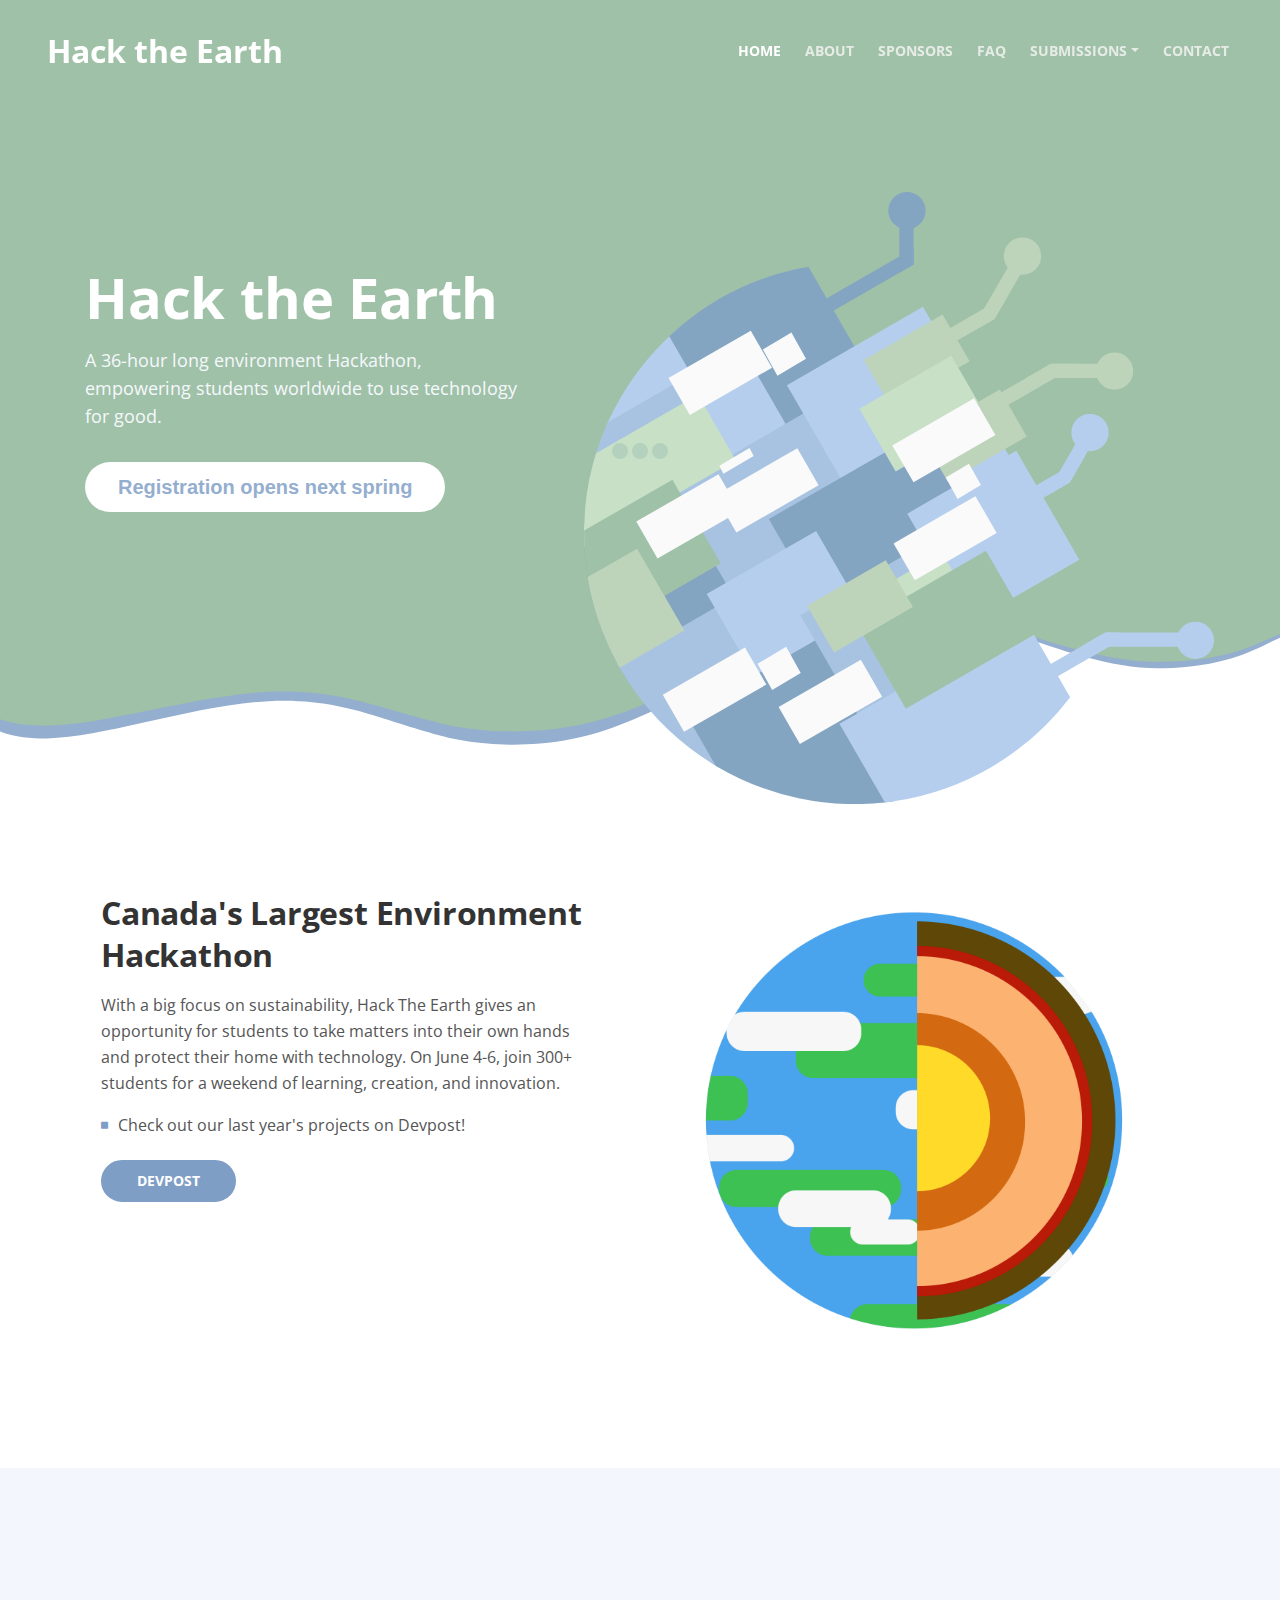
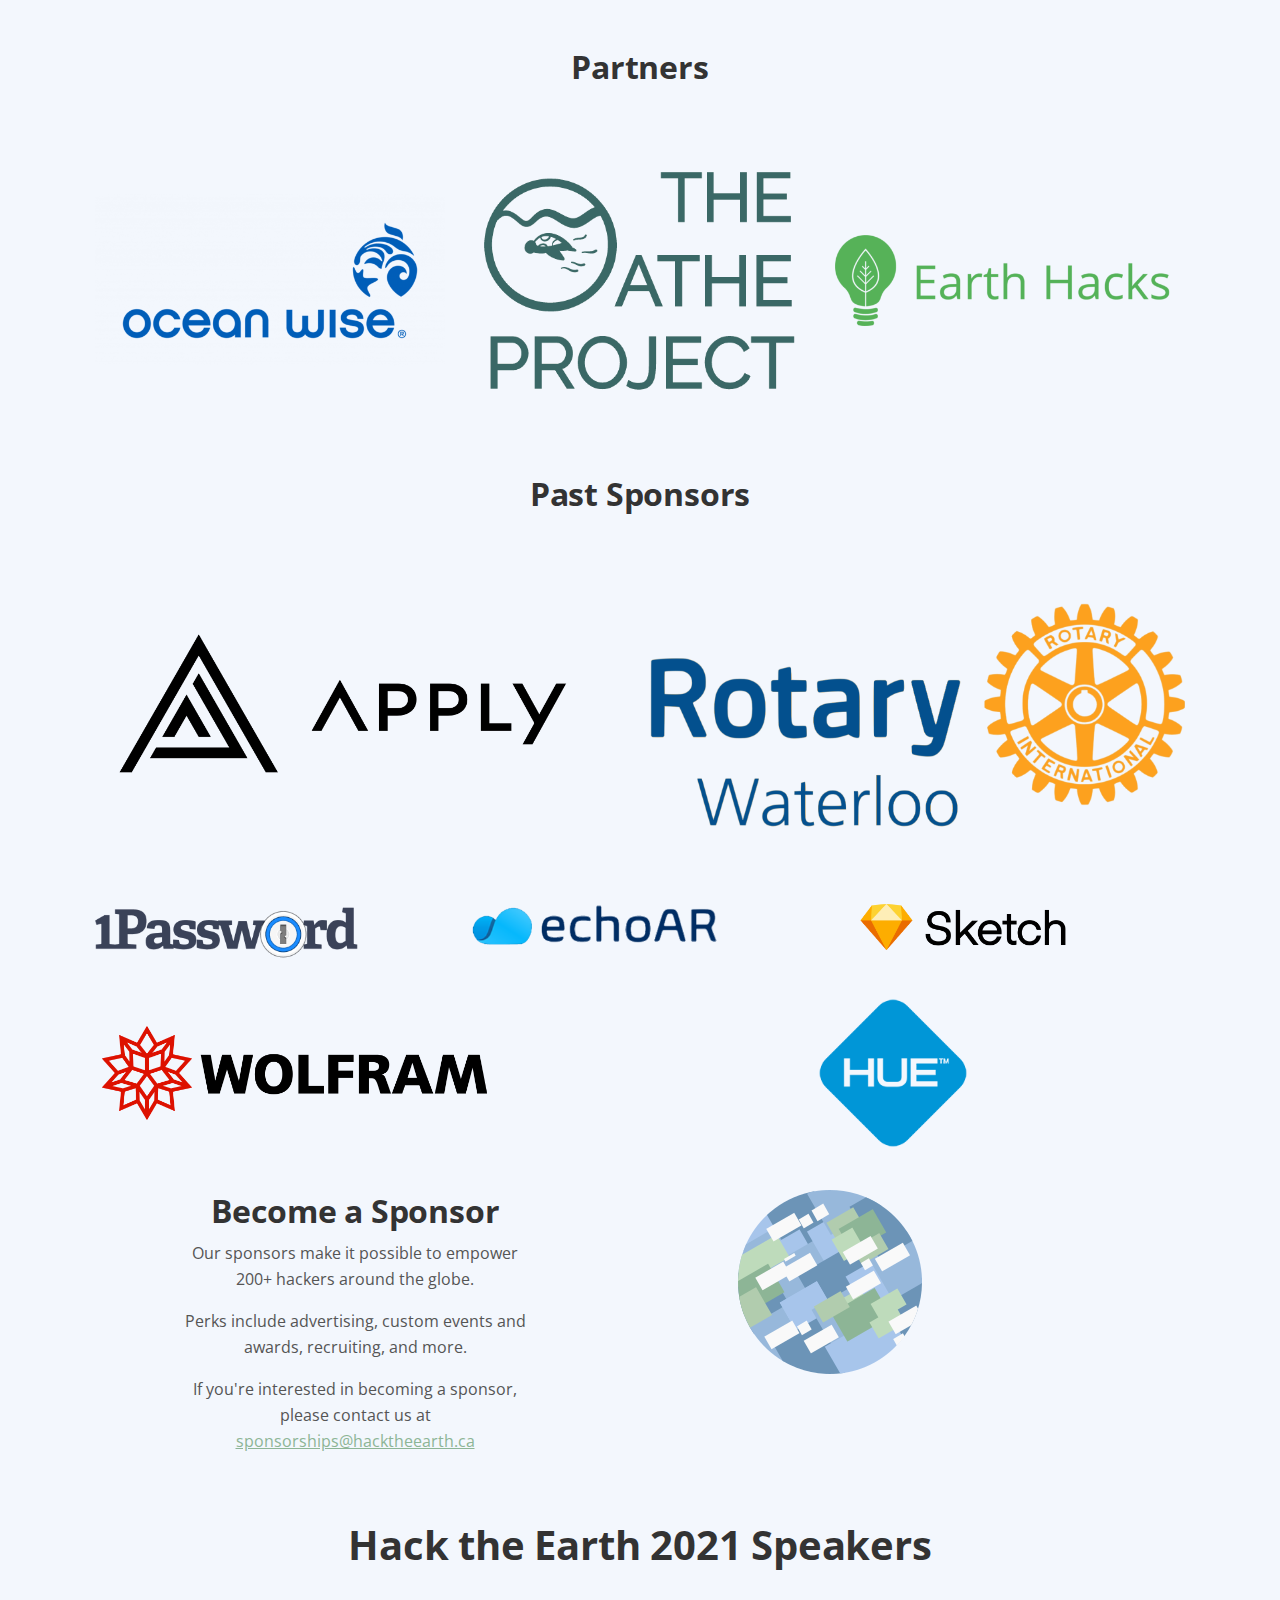
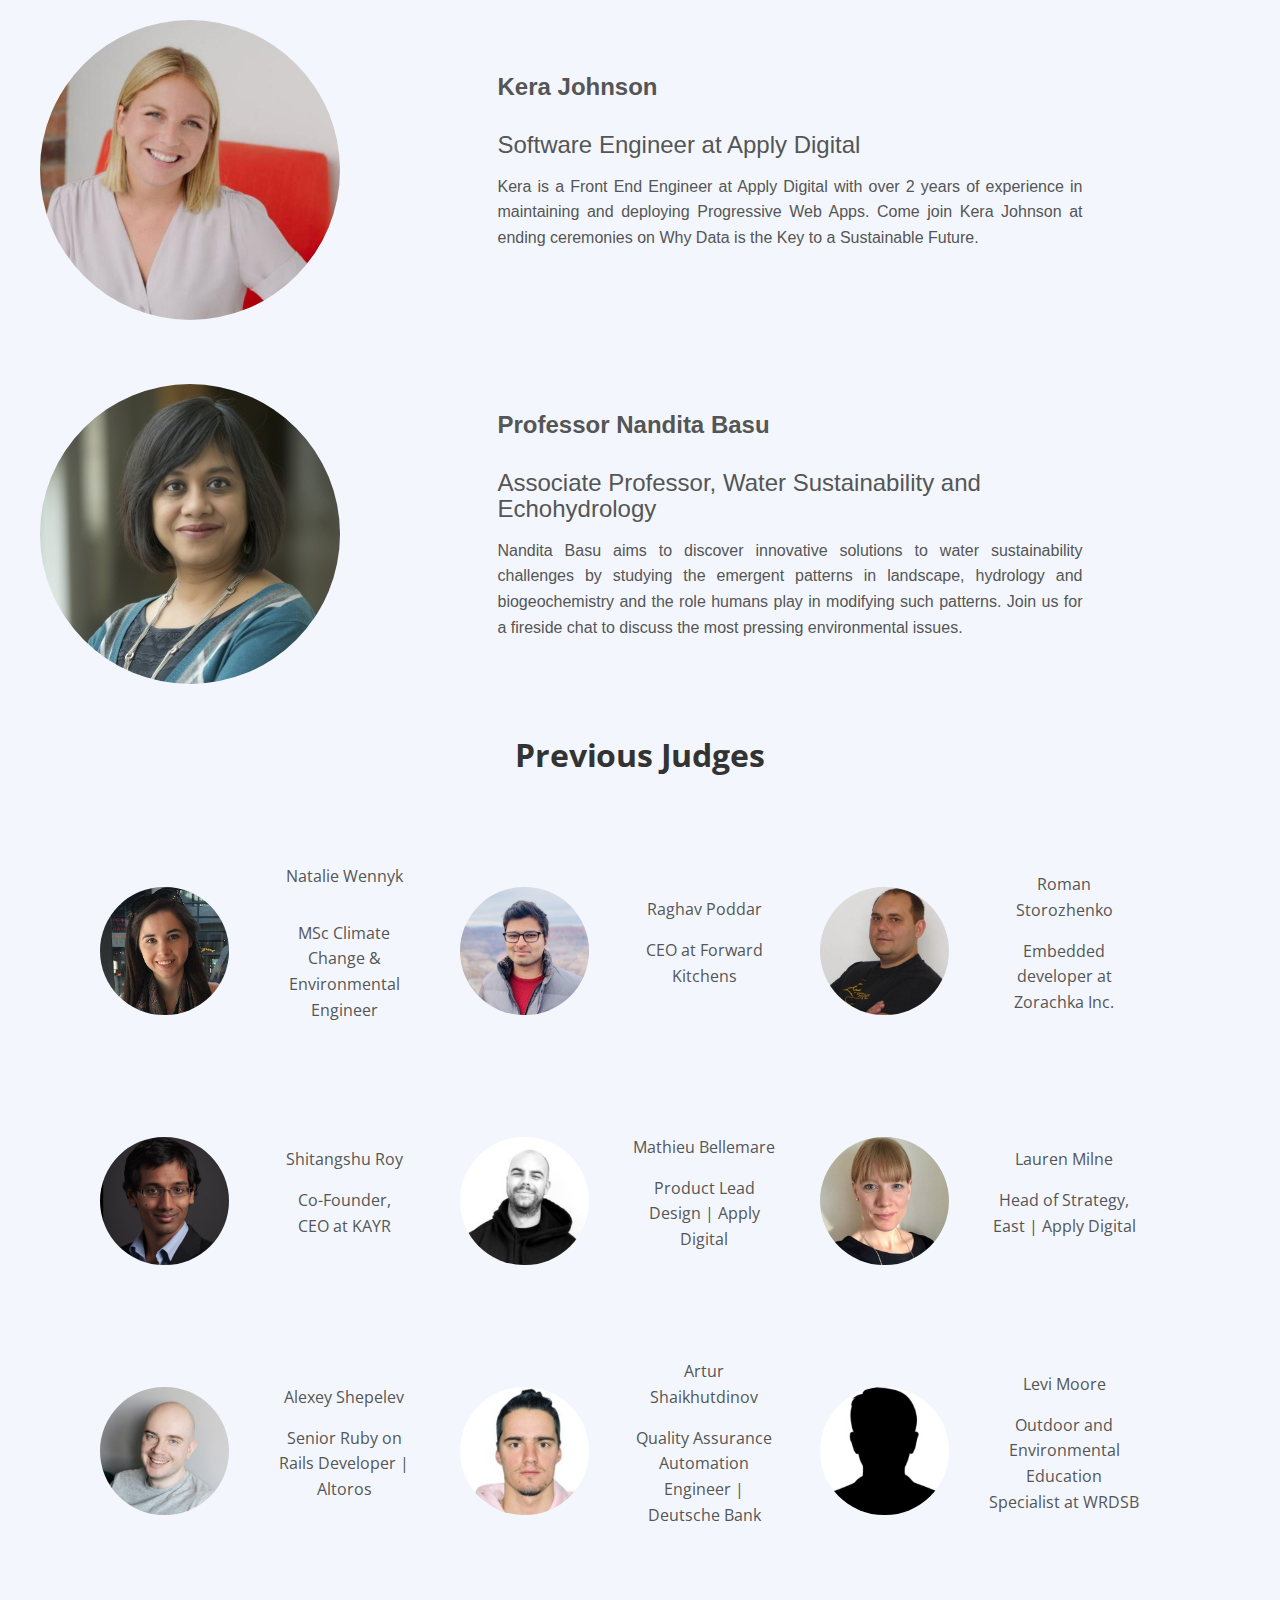
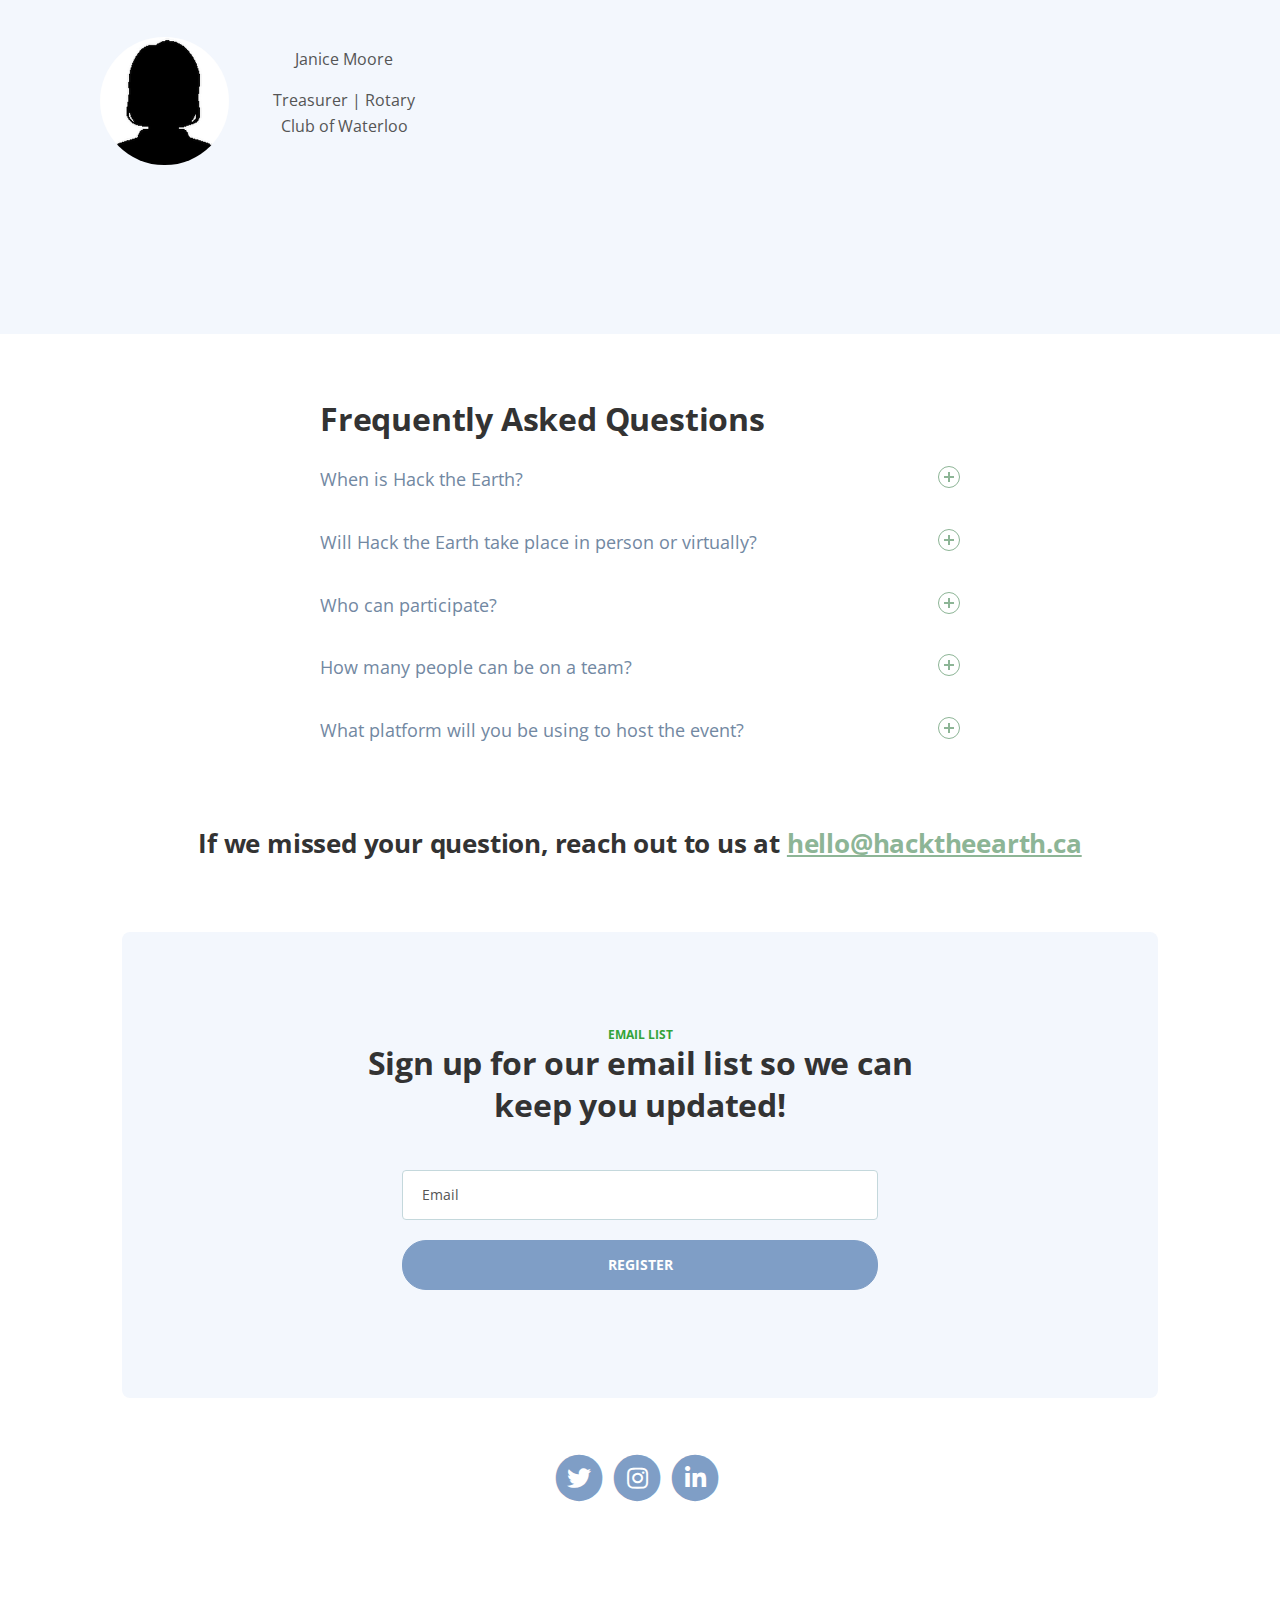
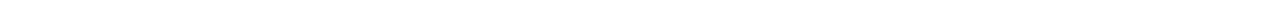
<file: index.html>
<!DOCTYPE html>
<html lang="en">
<head>
    <!-- Adeeb -->
    <meta charset="utf-8"/>
    <meta
            name="viewport"
            content="width=device-width, initial-scale=1, shrink-to-fit=no"
    />

    <!-- SEO Meta Tags -->
    <meta name="description" content="A 36-hour long online environment Hackathon empowering students worldwide to use technology for good."/>
<!--    <meta name="author" content="random"/>-->

    <meta property="og:site_name" content=""/>
    <meta property="og:site" content=""/>
    <meta property="og:title" content=""/>
    <meta property="og:description" content=""/>
    <meta property="og:image" content=""/>
    <meta property="og:url" content=""/>
    <meta property="og:type" content="article"/>

    <!-- Website Title -->
    <title>Hack the Earth 2021</title>

    <!-- Styles -->
    <link
            href="https://fonts.googleapis.com/css?family=Open+Sans:400,400i,700&display=swap&subset=latin-ext"
            rel="stylesheet"
    />
    <link href="css/bootstrap.css" rel="stylesheet"/>
    <link href="css/fontawesome-all.css" rel="stylesheet"/>
    <link href="css/swiper.css" rel="stylesheet"/>
    <link href="css/magnific-popup.css" rel="stylesheet"/>
    <link href="css/styles.css" rel="stylesheet"/>
    <link href="css/schedule.css" rel="stylesheet"/>

    <!-- Favicon  -->
    <link rel="icon" href="images/favicon.ico"/>
</head>
<body data-spy="scroll" data-target=".fixed-top">
<!-- Preloader -->
<div class="spinner-wrapper">
    <div class="spinner">
        <div class="bounce1"></div>
        <div class="bounce2"></div>
        <div class="bounce3"></div>
    </div>
</div>
<!-- end of preloader -->

<!-- Navigation -->
<nav class="navbar navbar-expand-lg navbar-dark navbar-custom fixed-top">
    <div class="container">
        <a class="navbar-brand logo-text page-scroll" href="index.html"
        >Hack the Earth</a
        >

        <!-- Mobile Menu Toggle Button -->
        <button
                class="navbar-toggler"
                type="button"
                data-toggle="collapse"
                data-target="#navbarsExampleDefault"
                aria-controls="navbarsExampleDefault"
                aria-expanded="false"
                aria-label="Toggle navigation"
        >
            <span class="navbar-toggler-awesome fas fa-bars"></span>
            <span class="navbar-toggler-awesome fas fa-times"></span>
        </button>

        <div class="collapse navbar-collapse" id="navbarsExampleDefault">
            <ul class="navbar-nav ml-auto">
                <li class="nav-item">
                    <a class="nav-link page-scroll" href="#header"
                    >HOME <span class="sr-only">(current)</span></a
                    >
                </li>
                <li class="nav-item">
                    <a class="nav-link page-scroll" href="#about">ABOUT</a>
                </li>
                <li class="nav-item">
                    <a class="nav-link page-scroll" href="#sponsors">SPONSORS</a>
                </li>
                <li class="nav-item">
                    <a class="nav-link page-scroll" href="#faq">FAQ</a>
                </li>

                <!-- Dropdown Menu -->
                <li class="nav-item dropdown">
                    <a
                            class="nav-link dropdown-toggle page-scroll"
                            href="#video"
                            id="navbarDropdown"
                            role="button"
                            aria-haspopup="true"
                            aria-expanded="false"
                    >SUBMISSIONS</a
                    >
                    <div class="dropdown-menu" aria-labelledby="navbarDropdown">
                        <a
                                class="dropdown-item"
                                href="https://hacktheearth2021.devpost.com/?ref_feature=challenge&ref_medium=discover"
                        ><span class="item-text">DEVPOST</span></a
                        >
                        <div class="dropdown-items-divide-hr"></div>
                        <a
                                class="dropdown-item"
                                href="https://hacktheearth.devpost.com/project-gallery"
                        ><span class="item-text">HACK THE EARTH 2020</span></a
                        >
                        <div class="dropdown-items-divide-hr"></div>
                        <a 
                                class="dropdown-item"
                                href="https://hacktheearth2021.devpost.com/project-gallery"
                        ><span class="item-text">HACK THE EARTH 2021</span></a>
                    </div>
                </li>

                <li class="nav-item">
                    <a class="nav-link page-scroll" href="#contact">CONTACT</a>
                </li>
            </ul>
        </div>
    </div>
</nav>

<!-- Header -->
<header id="header" class="header">
    <div class="header-content">
        <div class="container">
            <div class="row">
                <div class="col-lg-6 col-xl-5">
                    <div class="text-container">
                        <h1>Hack the Earth</h1>
                        <p class="p-large">
                            A 36-hour long environment Hackathon, empowering students worldwide to use technology for
                            good.
                        </p>
                        
                        <a class="typeform-share button" style="display:inline-block;text-decoration:none;background-color:#FFFFFF;color:#7f9ec6;cursor:pointer;font-family:Helvetica,Arial,sans-serif;font-size:20px;line-height:50px;text-align:center;margin:0;height:50px;padding:0px 33px;border-radius:25px;max-width:100%;white-space:nowrap;overflow:hidden;text-overflow:ellipsis;font-weight:bold;-webkit-font-smoothing:antialiased;-moz-osx-font-smoothing:grayscale;" data-size="100" target="_blank">Registration opens next spring</a>
                        <!--
                        <a class="typeform-share button" href="https://form.typeform.com/to/oorR1i2p?typeform-medium=embed-snippet" data-mode="popup" data-mode="popup" style="display:inline-block;text-decoration:none;background-color:#FFFFFF;color:#7f9ec6;cursor:pointer;font-family:Helvetica,Arial,sans-serif;font-size:20px;line-height:50px;text-align:center;margin:0;height:50px;padding:0px 33px;border-radius:25px;max-width:100%;white-space:nowrap;overflow:hidden;text-overflow:ellipsis;font-weight:bold;-webkit-font-smoothing:antialiased;-moz-osx-font-smoothing:grayscale;" data-size="100" target="_blank">Mentor at Hack the Earth!</a> <script> (function() { var qs,js,q,s,d=document, gi=d.getElementById, ce=d.createElement, gt=d.getElementsByTagName, id="typef_orm_share", b="https://embed.typeform.com/"; if(!gi.call(d,id)){ js=ce.call(d,"script"); js.id=id; js.src=b+"embed.js"; q=gt.call(d,"script")[0]; q.parentNode.insertBefore(js,q) } })() </script>
                        -->
                    </div>
                </div>
                <div class="col-lg-6 col-xl-7">
                    <div class="image-container">
                        <div class="img-wrapper">
                            <img
                                    class="img-fluid"
                                    src="images/HtE%202021%20Circuit%20Earth%20Logo.svg"
                                    width="100%"
                                    alt="alternative"
                            />
                        </div>
                    </div>
                </div>
            </div>
        </div>
    </div>
</header>
<svg
        class="header-frame"
        data-name="Layer 1"
        xmlns="http://www.w3.org/2000/svg"
        preserveAspectRatio="none"
        viewBox="0 0 1920 350"
>
    <defs>
        <style>
            .cls-1 {
                fill: #8db596;

            }

            .cls-2 {
                fill: #7f9ec6;

            }
        </style>
    </defs>
    <title>header-frame</title>

    <path
            class="cls-2"
            d="M 0 311.3594 c 22.75 14.278 53.1 16.72 70.635 16.2888 c 92.115 -2.2847 238.3 -87.89 354.895 -87.9318 c 59.97 -0.0209 106.17 19.8649 141.58 37.4 c 47.778 23.6621 47.778 23.6621 90 42.8318 c 28.418 12.9041 85.344 28.7859 152.992 19.7681 c 68.127 -9.0805 115.933 -38.4593 166.492 -74.1323 c 37.467 -26.4352 148.6 -123.2088 171.753 -140.7593 c 27.951 -21.186 87.771 -89.2705 180.71 -98.2751 c 72.016 -6.9773 105.479 13.6268 157.434 39.0137 c 69.73 34.0736 168.93 101.508 256.514 98.3455 c 100.992 -3.6465 140.276 -45.87 177 -71.39 V 0.264 H 0 V 311.3594 Z"
    />
    <path
            class="cls-1"
            d="M0,283.054c22.75,12.98,53.1,15.2,70.635,14.808,92.115-2.077,238.3-79.9,354.895-79.938,59.97-.019,106.17,18.059,141.58,34,47.778,21.511,47.778,21.511,90,38.938,28.418,11.731,85.344,26.169,152.992,17.971,68.127-8.255,115.933-34.963,166.492-67.393,37.467-24.032,148.6-112.008,171.753-127.963,27.951-19.26,87.771-81.155,180.71-89.341,72.016-6.343,105.479,12.388,157.434,35.467,69.73,30.976,168.93,92.28,256.514,89.405,100.992-3.315,140.276-41.7,177-64.9V0.24H0V283.054Z"
    />


</svg>

<!-- end of header -->

<!-- About -->
<div id="about" class="basic-1">
    <div class="container">
        <div class="row">
            <div class="col-lg-6">
                <div class="text-container">
                    <h2>Canada's Largest Environment Hackathon</h2>

                    <p>
                        With a big focus on sustainability, Hack The Earth gives an
                        opportunity for students to take matters into their
                        own hands and protect their home with technology. On June 4-6,
                        join 300+ students for a weekend of learning, creation, and innovation.
                    </p>

                    <ul class="list-unstyled li-space-lg">
                        <li class="media">
                            <i class="fas fa-square"></i>
                            <div class="media-body">
                                Check out our last year's projects on Devpost!
                            </div>
                        </li>
                    </ul>

                    <a
                            class="btn-solid-reg page-scroll"
                            href="https://hacktheearth2021.devpost.com/"
                    >DEVPOST</a
                    >
                </div>
            </div>
            <div class="col-lg-6">
                <div class="image-container">
                    <img class="img-fluid" src="images/logo.png" alt="alternative"/>
                </div>
            </div>
        </div>
    </div>
</div>

<!-- More Info -->
<!--<div id="info" class="basic-1 ptn-5">-->
<!--    <div class="container">-->
<!--        <div class="row">-->

<!--            <div class="col-lg-6">-->
<!--                <div class="image-container">-->
<!--                    <img class="img-fluid" src="images/logo.png" alt="alternative"/>-->
<!--                </div>-->
<!--            </div>-->
<!--            <div class="col-lg-6">-->
<!--                <div class="text-container">-->
<!--                    <h2>Canada's Largest Green-Tech Hackathon</h2>-->
<!--                    <p>-->
<!--                        With a big focus on sustainability, Hack The Earth gives an-->
<!--                        opportunity for the young generation to take matters into their-->
<!--                        own hands and protect their home. On June [Insert Date Here],-->
<!--                        join 300+ students to create and innovate for the betterment of-->
<!--                        the Earth, all within 36 hours.-->
<!--                    </p>-->

<!--                    <ul class="list-unstyled li-space-lg">-->
<!--                        <li class="media">-->
<!--                            <i class="fas fa-square"></i>-->
<!--                            <div class="media-body">-->
<!--                                Check out our last year's projects on Devpost!-->
<!--                            </div>-->
<!--                        </li>-->
<!--                    </ul>-->


<!--                </div>-->
<!--            </div>-->
<!--        </div>-->
<!--    </div>-->
<!--</div>-->

<!-- Something else could go here, not all hackathon websites showcase judges. I was thinking the schedule might be better, just a large portrait image of it would be fine.
<div id="Judges" class="basic-2">
  <div class="container">
    <div class="above-heading">Coming Soon!</div>
    <h1 class="h1-heading">Judges</h1>
  </div>
</div> -->

<!--

<div class="calendar">
    <h2 id="schedule-heading">Event Schedule (June 4-6, ET)</h2>
    <div class="schedule" aria-labelledby="schedule-heading">
        
        <span class="track-slot" aria-hidden="true" style="grid-column: track-1; grid-row: tracks;">Friday</span>
        <span class="track-slot" aria-hidden="true" style="grid-column: track-2; grid-row: tracks;">Saturday</span>
        <span class="track-slot" aria-hidden="true" style="grid-column: track-3; grid-row: tracks;">Sunday</span>
        
        <div class="session session-1 ceremony" style="grid-column: track-1; grid-row: time-1900 / time-2030;">
            <h3 class="session-title"><a>Opening Ceremonies</a></h3>
            <span class="session-time">7:00pm - 8:30pm</span>
        </div>
    
        <h2 class="time-slot" style="grid-row: time-1900;">7:00pm</h2>
    
        <div class="session session-2 event" style="grid-column: track-1; grid-row: time-2030 / time-2100;">
            <h3 class="session-title"><a>Team Building</a></h3>
            <span class="session-time">8:30pm - 9:00pm</span>
        </div>
    
        <h2 class="time-slot" style="grid-row: time-2100;">9:00pm</h2>
    
        <div class="session session-3 workshop" style="grid-column: track-1; grid-row: time-2100 / time-2200;">
            <h3 style="text-align: center"><a style="color: white">Hacking Begins!</a></h3>
            <h3 class="session-title"><a>The Golden Circle - Melissa Lee</a></h3>
            <span class="session-time">9:00pm - 10:00pm</span>
        </div>
    
        <h2 class="time-slot" style="grid-row: time-2200;">10:00pm</h2>
    
        <div class="session session-4 workshop" style="grid-column: track-1; grid-row: time-2200 / time-2300;">
            <h3 class="session-title"><a>Introduction to Python - Jason Schattman</a></h3>
            <span class="session-time">10:00pm - 11:00pm</span>
        </div>
    
        <h2 class="time-slot" style="grid-row: time-2300;">11:00pm</h2>

        <div class="session session-5 workshop" style="grid-column: track-1; grid-row: time-2300;">
            <h3 class="session-title"><a>Prototyping with Figma - Anush Bhatia</a></h3>
            <span class="session-time">11:00pm - 12:00am</span>
        </div>
        
        <h2 class="time-slot" style="grid-row: time-0000;">12:00am</h2>
    
        <div class="session session-6 event" style="grid-column: track-2; grid-row: time-0000 / time-0100;">
            <h3 class="session-title"><a>Skribble.io</a></h3>
            <span class="session-time">12:00am - 1:00am</span>
        </div>
    
        <h2 class="time-slot" style="grid-row: time-0100;">1:00am</h2>
    
        <div class="session session-7 event" style="grid-column: track-2; grid-row: time-0100 / time-0130;">
            <h3 class="session-title"><a>Bedtime Story</a></h3>
            <span class="session-time">1:00am - 1:30am</span>
        </div>
    
        <h2 class="time-slot" style="grid-row: time-0200;">2:00am</h2>
    
        <div class="session session-8 track-all" style="grid-column: track-1-start / track-3-end; grid-row: time-0200 / time-0900;">
            <h3 class="session-title">Get some rest!</h3>
        </div>
    
        <h2 class="time-slot" style="grid-row: time-0900;">9:00am</h2>
    
        <div class="session session-9 meetup" style="grid-column: track-2; grid-row: time-0900 / time-1000;">
            <h3 class="session-title"><a>Breakfast w/ Organizers</a></h3>
            <span class="session-time">9:00am - 10:00am</span>
        </div>
    
        <h2 class="time-slot" style="grid-row: time-1200;">12:00pm</h2>
    
        <div class="session session-10 workshop" style="grid-column: track-2; grid-row: time-1200 / time-1300;">
            <h3 class="session-title"><a>Flask API Development - Andrew Yang</a></h3>
            <span class="session-time">12:00pm - 1:00pm</span>
        </div>
    
        <h2 class="time-slot" style="grid-row: time-1400;">2:00pm</h2>
    
        <div class="session session-11 meetup" style="grid-column: track-2; grid-row: time-1400 / time-1500;">
            <h3 class="session-title"><a>High School Student Meetup</a></h3>
            <span class="session-time">2:00pm - 3:00pm</span>
        </div>
    
        <h2 class="time-slot" style="grid-row: time-1600;">4:00pm</h2>
    
        <div class="session session-12 event" style="grid-column: track-2; grid-row: time-1600 / time-1630;">
            <h3 class="session-title"><a>Kahoot</a></h3>
            <span class="session-time">4:00pm - 4:30pm</span>
        </div>
    
        <h2 class="time-slot" style="grid-row: time-1800;">6:00pm</h2>
    
        <div class="session session-13 workshop" style="grid-column: track-2; grid-row: time-1800 / time-1900;">
            <h3 class="session-title"><a>How to Pitch & Taking a Project Further - Shitangshu Roy</a></h3>
            <span class="session-time">6:00pm - 7:00pm</span>
        </div>
    
        <h2 class="time-slot" style="grid-row: time-2000;">8:00pm</h2>
        
        <div class="session session-14 event" style="grid-column: track-2; grid-row: time-2000 / time-2030;">
            <h3 class="session-title"><a>Gartic Phone</a></h3>
            <span class="session-time">8:00pm - 8:30pm</span>
        </div>
    
        <div class="session session-15 event" style="grid-column: track-2; grid-row: time-2200 / time-2300;">
            <h3 class="session-title"><a>Slideshow Karaoke</a></h3>
            <span class="session-time">10:00pm - 11:00pm</span>
        </div>
    
        <div class="session session-16 event" style="grid-column: track-3; grid-row: time-0000 / time-0100;">
            <h3 class="session-title"><a>Minecraft Minigames</a></h3>
            <span class="session-time">12:00am - 1:00am</span>
        </div>
    
        <div class="session session-17 meetup" style="grid-column: track-3; grid-row: time-0100 / time-0200;">
            <h3 class="session-title"><a>Hacker and Organizer Meetup</a></h3>
            <span class="session-time">1:00am - 2:00am</span>
        </div>
    
        <div class="session session-18 event" style="grid-column: track-3; grid-row: time-0900 / time-0900;">
            <h3 style="text-align: center"><a style="color: white">Hacking Ends!</a></h3>
            <span class="session-time">9:00am</span>
        </div>
    
        <div class="session session-17 ceremony" style="grid-column: track-3; grid-row: time-1900 / time-2000;">
            <h3 class="session-title"><a>Closing Ceremonies</a></h3>
            <span class="session-time">7:00pm - 8:00pm</span>
        </div>
    </div>
</div>

-->
<!-- Sponsor Showcase -->
<div id="sponsorshowcase" class="tabs" style="padding-bottom: 1rem">
    <div class="container">
<!--        <div class="row">-->
<!--            <div class="col-lg-12">-->
<!--                <div class="above-heading">Coming Soon!</div>-->
<!--                <h2 class="h2-heading">Sponsors</h2>-->
<!--                <p class="p-heading">Meet a few of our sponsors.</p>-->
<!--            </div>-->
<!--        </div>-->

        <!-- Sponsors -->

        <h2 class="h2-heading">Partners</h2>
        <div class="sponsorrow">
            <div class="sponsorcolumn">
                <a href="https://ocean.org/"><img class="img-partner" src="images/Ocean_wise_Logo.png"/></a>
            </div>
            <div class="sponsorcolumn">
                <a href="https://www.oneactatatime.org/"><img class="img-partner" src="images/The_OATHE_Project_logo.png"/></a>
            </div>
            <div class="sponsorcolumn">
                <a href="https://earthhacks.io/"><img class="img-partner" src="images/EarthHacks_logo.png"/></a>
            </div>
        </div>

        <h2 class="h2-heading">Past Sponsors</h2>
        <div class="sponsorrow">
            <div class="sponsorcolumn">
                <a href="https://www.applydigital.com/"><img class="img-forestsponsor" src="images/ApplyDigital.png"/></a>
            </div>
            <div class="sponsorcolumn">
                <a href="https://www.rotarywaterloo.ca/"><img class="img-forestsponsor" src="images/rotaryclubofwaterloologo.png"/></a>
            </div>
        </div>

        <div class="sponsorrow">
            <div class="sponsorcolumn">
                <a href="https://1password.com/"><img class="img-sponsor" src="images/OnePassword.png"></a>
            </div>
            <div class="sponsorcolumn">
                <a href="https://www.echoar.xyz/"><img class="img-sponsor" src="images/echoARlogo.png"/></a>
            </div>
            <div class="sponsorcolumn">
                <a href="https://www.sketch.com/"><img class="img-sponsor" src="images/sketchlogo2.png"/></a>
            </div>
        </div>

        <div class ="sponsorrow">
            <div class="sponsorcolumn">
                <a href="https://www.wolfram.com/wolfram-one/"><img class="img-sponsor" src="images/wolfram-logo.png"/></a>
            </div>
            <div class="sponsorcolumn">
                <a href="https://huehd.com/?ph=8428047ca0bfafa7abb1d435"><img class="img-sponsor" src="images/huelogo.png"/></a>
            </div>
        </div>

        <!--Past Sponsor Slider-->

        
<!--        <div class="slider-1"> -->
<!--            <div class="container"> -->
<!--               <div class="row"> -->
<!--                   <div class="col-lg-12"> -->
<!--                       <h2 class="h2-heading">Past Sponsors</h2> -->

<!--                   <div class="slider-container">
<!--                   <div class="swiper-container image-slider"> -->
<!--                   <div class="swiper-wrapper"> -->
<!--                   <div class="swiper-slide"> -->
<!--                   <a href="https://www.wolfram.com">
                                            <img
                                                    class="img-fluid"
                                                    src="images/wolfram-logo.png"
                                                    alt="alternative"
                                            />
                                        </a>
                                    </div>
                                    <div class="swiper-slide">
                                        <a href="https://cloud.google.com/">
                                            <img
                                                    class="img-fluid"
                                                    src="images/google-cloud-logo.svg"
                                                    alt="alternative"
                                            />
                                        </a>
                                    </div>
                                    <div class="swiper-slide">
                                        <a href="https://stadiumliveapp.com/">
                                            <img
                                                    class="img-fluid"
                                                    src="images/stadiumlive.png"
                                                    alt="alternative"
                                            />
                                        </a>
                                    </div>
                                    <div class="swiper-slide">
                                        <a href="https://www.maplesoft.com/">
                                            <img
                                                    class="img-fluid"
                                                    src="images/maplesoft-logo.png"
                                                    alt="alternative"
                                            />
                                        </a>
                                    </div>
                                    <div class="swiper-slide">
                                        <a href="https://balsamiq.com/">
                                            <img
                                                    class="img-fluid"
                                                    src="images/balsamiq.svg"
                                                    alt="alternative"
                                            />
                                        </a>
                                    </div>
                                    <div class="swiper-slide">
                                        <a href="http://decorart.ca/">
                                            <img
                                                    class="img-fluid"
                                                    src="images/decorart.jpg"
                                                    alt="alternative"
                                            />
                                        </a>
                                    </div>
                                    <div class="swiper-slide">
                                        <a href="https://www.creative-tim.com/">
                                            <img
                                                    class="img-fluid"
                                                    src="images/creativetim.png"
                                                    alt="alternative"
                                            />
                                        </a>
                                    </div>
                                    <div class="swiper-slide">
                                        <a href="https://www.edwardsvacuum.com/en">
                                            <img
                                                    class="img-fluid"
                                                    src="images/edwardsvacuum.svg"
                                                    alt="alternative"
                                            />
                                        </a>
                                    </div>
                                </div>
                            </div>
                        </div>
                    </div>
                </div>
            </div>
        </div>

    -->
<!--        <div class="row">-->
<!--            <div class="col-lg-12">-->
<!--                &lt;!&ndash; Tabs Links &ndash;&gt;-->
<!--                <ul class="nav nav-tabs nav-fill" id="argoTabs" role="tablist">-->
<!--                    <li class="nav-item">-->
<!--                        <a-->
<!--                                class="nav-link active"-->
<!--                                id="nav-tab-1"-->
<!--                                data-toggle="tab"-->
<!--                                href="#tab-1"-->
<!--                                role="tab"-->
<!--                                aria-controls="tab-1"-->
<!--                                aria-selected="true"-->
<!--                        >Sponsor Showcase 1</a-->
<!--                        >-->
<!--                    </li>-->
<!--                    <li class="nav-item">-->
<!--                        <a-->
<!--                                class="nav-link"-->
<!--                                id="nav-tab-2"-->
<!--                                data-toggle="tab"-->
<!--                                href="#tab-2"-->
<!--                                role="tab"-->
<!--                                aria-controls="tab-2"-->
<!--                                aria-selected="false"-->
<!--                        >Sponsor Showcase 2</a-->
<!--                        >-->
<!--                    </li>-->
<!--                    <li class="nav-item">-->
<!--                        <a-->
<!--                                class="nav-link"-->
<!--                                id="nav-tab-3"-->
<!--                                data-toggle="tab"-->
<!--                                href="#tab-3"-->
<!--                                role="tab"-->
<!--                                aria-controls="tab-3"-->
<!--                                aria-selected="false"-->
<!--                        >Sponsor Showcase 3</a-->
<!--                        >-->
<!--                    </li>-->
<!--                </ul>-->

<!--                &lt;!&ndash; Tabs Content &ndash;&gt;-->
<!--                <div class="tab-content" id="argoTabsContent">-->
<!--                    &lt;!&ndash; Tab &ndash;&gt;-->
<!--                    <div-->
<!--                            class="tab-pane fade show active"-->
<!--                            id="tab-1"-->
<!--                            role="tabpanel"-->
<!--                            aria-labelledby="tab-1"-->
<!--                    >-->
<!--                        <div class="row">-->
<!--                            <div class="col-lg-6">-->
<!--                                <div class="image-container">-->
<!--                                    <img-->
<!--                                            class="img-fluid"-->
<!--                                            src="images/thumbs/01.jpg"-->
<!--                                            alt="alternative"-->
<!--                                    />-->
<!--                                </div>-->
<!--                            </div>-->
<!--                            <div class="col-lg-6">-->
<!--                                <div class="text-container">-->
<!--                                    <h3>Here is something about sponosor 2</h3>-->
<!--                                    <p>-->
<!--                                        Fill this paragraph with something neat about them. An-->
<!--                                        image with dimensions 1000px width 712 height works well-->
<!--                                        here.-->
<!--                                    </p>-->
<!--                                    <ul class="list-unstyled li-space-lg">-->
<!--                                        <li class="media">-->
<!--                                            <i class="fas fa-square"></i>-->
<!--                                            <div class="media-body">Info</div>-->
<!--                                        </li>-->
<!--                                        <li class="media">-->
<!--                                            <i class="fas fa-square"></i>-->
<!--                                            <div class="media-body">Info</div>-->
<!--                                        </li>-->
<!--                                        <li class="media">-->
<!--                                            <i class="fas fa-square"></i>-->
<!--                                            <div class="media-body">Info</div>-->
<!--                                        </li>-->
<!--                                        <li class="media">-->
<!--                                            <i class="fas fa-square"></i>-->
<!--                                            <div class="media-body">Info</div>-->
<!--                                        </li>-->
<!--                                    </ul>-->

<!--                                </div>-->
<!--                            </div>-->
<!--                        </div>-->
<!--                    </div>-->

<!--                    &lt;!&ndash; Tab &ndash;&gt;-->
<!--                    <div-->
<!--                            class="tab-pane fade"-->
<!--                            id="tab-2"-->
<!--                            role="tabpanel"-->
<!--                            aria-labelledby="tab-2"-->
<!--                    >-->
<!--                        <div class="row">-->
<!--                            <div class="col-lg-6">-->
<!--                                <div class="image-container">-->
<!--                                    <img-->
<!--                                            class="img-fluid"-->
<!--                                            src="images/thumbs/02.jpg"-->
<!--                                            alt="alternative"-->
<!--                                    />-->
<!--                                </div>-->
<!--                            </div>-->
<!--                            <div class="col-lg-6">-->
<!--                                <div class="text-container">-->
<!--                                    <h3>Here is something about sponosor 2</h3>-->
<!--                                    <p>-->
<!--                                        Fill this paragraph with something neat about them. An-->
<!--                                        image with dimensions 1000px width 712 height works well-->
<!--                                        here.-->
<!--                                    </p>-->
<!--                                    <a-->
<!--                                            class="btn-solid-reg popup-with-move-anim"-->
<!--                                            href="#somelink"-->
<!--                                    >Button</a-->
<!--                                    >-->
<!--                                </div>-->
<!--                            </div>-->
<!--                        </div>-->
<!--                    </div>-->

<!--                    &lt;!&ndash; Tab &ndash;&gt;-->
<!--                    <div-->
<!--                            class="tab-pane fade"-->
<!--                            id="tab-3"-->
<!--                            role="tabpanel"-->
<!--                            aria-labelledby="tab-3"-->
<!--                    >-->
<!--                        <div class="row">-->
<!--                            <div class="col-lg-6">-->
<!--                                <div class="image-container">-->
<!--                                    <img-->
<!--                                            class="img-fluid"-->
<!--                                            src="images/thumbs/03.jpg"-->
<!--                                            alt="alternative"-->
<!--                                    />-->
<!--                                </div>-->
<!--                            </div>-->
<!--                            <div class="col-lg-6">-->
<!--                                <div class="text-container">-->
<!--                                    <h3>Here is something about sponsor 3</h3>-->
<!--                                    <p>-->
<!--                                        Fill this paragraph with something neat about them. An-->
<!--                                        image with dimensions 1000px width 712 height works well-->
<!--                                        here.-->
<!--                                    </p>-->
<!--                                    <a-->
<!--                                            class="btn-solid-reg popup-with-move-anim"-->
<!--                                            href="#somelink"-->
<!--                                    >Button</a-->
<!--                                    >-->
<!--                                </div>-->
<!--                            </div>-->
<!--                        </div>-->
<!--                    </div>-->
<!--                </div>-->
<!--            </div>-->
<!--        </div>-->
    </div>
</div>


<!-- Sponsors -->


<div id="sponsors" class="basic-2" style="padding-top: 1rem">
    <div class="container">
        <div class="row">
            <div class="col-lg-6">
                <div class="text-container">
                    <h2>Become a Sponsor</h2>
                    <p>Our sponsors make it possible to empower 200+ hackers around the globe.</p>
                    <p>Perks include advertising, custom events and awards, recruiting, and more.</p>
                    <p>
                        If you're interested in becoming a sponsor, please contact us at
                        <a
                                href="mailto:sponsorships@hacktheearth.ca"
                                style="color: #8db596"
                        >sponsorships@hacktheearth.ca</a
                        >
                    </p>
                </div>
            </div>
            <div class="col-lg-4">
                <div class="image-container">
                    <img
                            class="img-fluid"
                            src="images/HtE%202021%20Full%20Earth%20Logo.png"
                            alt="alternative"
                    />
                </div>
            </div>
        </div>
    </div>

    <h1 class="h1-heading">Hack the Earth 2021 Speakers</h1>
    <div class="speaker-section">
        <div class="speaker-container">

            <div class="speaker">
                <img class="img-speaker" src="images/Kera.jpeg">
            <div class="speaker-spacing"></div>
            <div class="speaker-paragraph">
                <p class="speaker-name">Kera Johnson</p>
                <div class="speaker-spacing"></div>
                <p class="speaker-topic">Software Engineer at Apply Digital</p>
                <div class="speaker-spacing"></div>
                <p class="speaker-content">
                    Kera is a Front End Engineer at Apply Digital with over 2 years of experience in maintaining and deploying Progressive Web Apps.
                    Come join Kera Johnson at ending ceremonies on Why Data is the Key to a Sustainable Future.
                </p>
            </div>
            </div>

            <div class="speaker">
                <img class="img-speaker" src="images/nandita.jpg">
            <div class="speaker-spacing"></div>
            <div class="speaker-paragraph">
                <p class="speaker-name">Professor Nandita Basu</p>
                <div class="speaker-spacing"></div>
                <p class="speaker-topic">Associate Professor, Water Sustainability and Echohydrology</p>
                <div class="speaker-spacing"></div>
                <p class="speaker-content">
                    Nandita Basu aims to discover innovative solutions to water sustainability challenges by studying the emergent patterns in landscape, hydrology
                    and biogeochemistry and the role humans play in modifying such patterns. Join us for a fireside chat to discuss the most pressing environmental issues.
                </p>
            </div>
            </div>
        </div>
    </div>
    <!--
    <div class="slider-2">
        <div class="container">
            <div class="row">
                <div class="col-lg-12">
    
                    <div class="slider-container">
                        <div class="swiper-container text-slider">
                            <div class="swiper-wrapper">
    
    
                                <div class="swiper-slide">
                                    <div class="image-wrapper">
                                        <img class="img-fluid" src="images/JonathanWilkinson.png" alt="alternative">
                                    </div>
                                    <div class="text-wrapper">
                                        <div class="testimonial-text">I started to use Tivo with the free trial about a year ago and never stopped since then. It does all the repeating marketing tasks and allows me to focus on core development activities like new product research and design. I love it and recommend it to everyone.</div>
                                        <div class="testimonial-author">Jonathan Wilkinson - Canadian Minister of Environment and Climate Change</div>
                                    </div>
                                </div>
    
    
    
                                <div class="swiper-slide">
                                    <div class="image-wrapper">
                                        <img class="img-fluid" src="images/testimonial-2.jpg" alt="alternative">
                                    </div>
                                    <div class="text-wrapper">
                                        <div class="testimonial-text">Awesome features for the money. I never thought such a low ammount of money would bring me so many leads per month. Before Tivo I used the services of an agency which cost 10x more and delivered far less. Highly recommended to marketers focused on results.</div>
                                        <div class="testimonial-author">Roy Smith - Developer</div>
                                    </div>
                                </div>
    
    
    
                                <div class="swiper-slide">
                                    <div class="image-wrapper">
                                        <img class="img-fluid" src="images/testimonial-3.jpg" alt="alternative">
                                    </div>
                                    <div class="text-wrapper">
                                        <div class="testimonial-text">Tivo is the best marketing automation app for small and medium sized business. It understands the mindset of young entrepreneurs and provides the necessary data for wise marketing decisions. Just give it a try and you will definitely not regret spending your time.</div>
                                        <div class="testimonial-author">Marsha Singer - Online Marketer</div>
                                    </div>
                                </div>
    
    
    
                                <div class="swiper-slide">
                                    <div class="image-wrapper">
                                        <img class="img-fluid" src="images/testimonial-4.jpg" alt="alternative">
                                    </div>
                                    <div class="text-wrapper">
                                        <div class="testimonial-text">Tivo is one of the greatest marketing automation apps out there. I especially love the Reporting Tools module because it gives me such a great amount of information based on little amounts of input gathered in just few weeks of light weight usage. Recommended!</div>
                                        <div class="testimonial-author">Ronda Louis - Online Marketer</div>
                                    </div>
                                </div>
    
    
                            </div>
    
                            <div class="swiper-button-next"></div>
                            <div class="swiper-button-prev"></div>
    
                        </div>
                    </div>
                </div>
            </div>
        </div>
    </div>
-->
    <h2 class="h2-heading">Previous Judges</h2>
    <div class="judge-container">
        <div class="judge">
            <div class="headshot">
                <img class="img-judges" src="images/NatalieWennyk.png">
            </div>
            <div class="judge-info-spacing"></div>
            <div class="judge-info">
                <p class="judge-name">Natalie Wennyk<p>
                <div class="title-container">
                    <p class="judge-title">MSc Climate Change & Environmental Engineer</p>
                </div>
            </div>
        </div>

        <div class="judge">
            <div class="headshot">
                <img class="img-judges" src="images/raghav.jpg">
            </div>
            <div class="judge-info-spacing"></div>
            <div class="judge-info">
                <p class="judge-name">Raghav Poddar</p>
                <div class="title-container">
                    <p class="judge-title">CEO at Forward Kitchens</p>
                </div>
            </div>
        </div>

        <div class="judge">
            <div class="headshot">
                <img class="img-judges" src="images/romanstorozhenko.jpg">
            </div>
            <div class="judge-info-spacing"></div>
            <div class="judge-info">
                <p class="judge-name">Roman Storozhenko</p>
                <div class="title-container">
                    <p class="judge-title">Embedded developer at Zorachka Inc.</p>
                </div>
            </div>
        </div>

        <div class="judge">
            <div class="headshot">
                <img class="img-judges" src="images/shitangshu.png">
            </div>
            <div class="judge-info-spacing"></div>
            <div class="judge-info">
                <p class="judge-name">Shitangshu Roy</p>
                <div class="title-container">
                    <p class="judge-title">Co-Founder, CEO at KAYR</p>
                </div>
            </div>
        </div>

        <div class="judge">
            <div class="headshot">
                <img class="img-judges" src="images/Mathieu_Bellemare_Judge_Apply_Digital.jpg">
            </div>
            <div class="judge-info-spacing"></div>
            <div class="judge-info">
                <p class="judge-name">Mathieu Bellemare</p>
                <div class="title-container">
                    <p class="judge-title">Product Lead Design | Apply Digital</p>
                </div>
            </div>
        </div>

        <div class="judge">
            <div class="headshot">
                <img class="img-judges" src="images/Lauren_Milne_Judge_Apply_Digital.jpg">
            </div>
            <div class="judge-info-spacing"></div>
            <div class="judge-info">
                <p class="judge-name">Lauren Milne</p>
                <div class="title-container">
                    <p class="judge-title">Head of Strategy, East | Apply Digital</p>
                </div>
            </div>
        </div>

        <div class="judge">
            <div class="headshot">
                <img class="img-judges" src="images/alexey.png">
            </div>
            <div class="judge-info-spacing"></div>
            <div class="judge-info">
                <p class="judge-name">Alexey Shepelev</p>
                <div class="title-container">
                    <p class="judge-title">Senior Ruby on Rails Developer | Altoros</p>
                </div>
            </div>
        </div>

        <div class="judge">
            <div class="headshot">
                <img class="img-judges" src="images/Artur.jpg">
            </div>
            <div class="judge-info-spacing"></div>
            <div class="judge-info">
                <p class="judge-name">Artur Shaikhutdinov</p>
                <div class="title-container">
                    <p class="judge-title">Quality Assurance Automation Engineer | Deutsche Bank</p>
                </div>
            </div>
        </div>

        <div class="judge">
            <div class="headshot">
                <img class="img-judges" src="images/placeholderprofilepicture.jpg">
            </div>
            <div class="judge-info-spacing"></div>
            <div class="judge-info">
                <p class="judge-name">Levi Moore</p>
                <div class="title-container">
                    <p class="judge-title">Outdoor and Environmental Education Specialist at WRDSB</p>
                </div>
            </div>
        </div>

        <div class="judge">
            <div class="headshot">
                <img class="img-judges" src="images/placeholderprofilepicturefemale.png">
            </div>
            <div class="judge-info-spacing"></div>
            <div class="judge-info">
                <p class="judge-name">Janice Moore</p>
                <div class="title-container">
                    <p class="judge-title">Treasurer | Rotary Club of Waterloo</p>
                </div>
            </div>
        </div>
    </div>
</div>


<!-- This is a test -->
<!-- <h2 class="h2-heading">Judges</h2>
<div class="judge-container">
    <div class = "judge">
        <div class = "headshot">
            <img class = "img-judges" src = "images/NatalieWennyk.png">
            </div>
            <div class="judge-info-container">
                <p class = "judge-name">Natalie Wennyk</p>
                <p class = "judge-title"> MSc climate Change & Environmen</p>
            </div>
        </div>
    </div>
</div> -->




<!-- <div id="pricing" class="cards-2">
        <div class="container">
            <div class="row">
                <div class="col-lg-12">
                    <div class="above-heading">PRICING</div>
                    <h2 class="h2-heading">Pricing Options Table</h2>
                </div>
            </div>
            <div class="row">
                <div class="col-lg-12">

                    <div class="card">
                        <div class="card-body">
                            <div class="card-title">BASIC</div>
                            <div class="price"><span class="currency">$</span><span class="value">Free</span></div>
                            <div class="frequency">14 days trial</div>
                            <div class="divider"></div>
                            <ul class="list-unstyled li-space-lg">
                                <li class="media">
                                    <i class="fas fa-check"></i><div class="media-body">Email Marketing Module</div>
                                </li>
                                <li class="media">
                                    <i class="fas fa-check"></i><div class="media-body">User Control Management</div>
                                </li>
                                <li class="media">
                                    <i class="fas fa-times"></i><div class="media-body">List Building And Cleaning</div>
                                </li>
                                <li class="media">
                                    <i class="fas fa-times"></i><div class="media-body">Collected Data Reports</div>
                                </li>
                                <li class="media">
                                    <i class="fas fa-times"></i><div class="media-body">Planning And Evaluation</div>
                                </li>
                            </ul>
                            <div class="button-wrapper">
                                <a class="btn-solid-reg page-scroll" href="sign-up.html">SIGN UP</a>
                            </div>
                        </div>
                    </div>


                    <div class="card">
                        <div class="card-body">
                            <div class="card-title">ADVANCED</div>
                            <div class="price"><span class="currency">$</span><span class="value">29.99</span></div>
                            <div class="frequency">monthly</div>
                            <div class="divider"></div>
                            <ul class="list-unstyled li-space-lg">
                                <li class="media">
                                    <i class="fas fa-check"></i><div class="media-body">Email Marketing Module</div>
                                </li>
                                <li class="media">
                                    <i class="fas fa-check"></i><div class="media-body">User Control Management</div>
                                </li>
                                <li class="media">
                                    <i class="fas fa-check"></i><div class="media-body">List Building And Cleaning</div>
                                </li>
                                <li class="media">
                                    <i class="fas fa-times"></i><div class="media-body">Collected Data Reports</div>
                                </li>
                                <li class="media">
                                    <i class="fas fa-times"></i><div class="media-body">Planning And Evaluation</div>
                                </li>
                            </ul>
                            <div class="button-wrapper">
                                <a class="btn-solid-reg page-scroll" href="sign-up.html">SIGN UP</a>
                            </div>
                        </div>
                    </div>


                    <div class="card">

                        <div class="card-body">
                            <div class="card-title">COMPLETE</div>
                            <div class="price"><span class="currency">$</span><span class="value">39.99</span></div>
                            <div class="frequency">monthly</div>
                            <div class="divider"></div>
                            <ul class="list-unstyled li-space-lg">
                                <li class="media">
                                    <i class="fas fa-check"></i><div class="media-body">Email Marketing Module</div>
                                </li>
                                <li class="media">
                                    <i class="fas fa-check"></i><div class="media-body">User Control Management</div>
                                </li>
                                <li class="media">
                                    <i class="fas fa-check"></i><div class="media-body">List Building And Cleaning</div>
                                </li>
                                <li class="media">
                                    <i class="fas fa-check"></i><div class="media-body">Collected Data Reports</div>
                                </li>
                                <li class="media">
                                    <i class="fas fa-check"></i><div class="media-body">Planning And Evaluation</div>
                                </li>
                            </ul>
                            <div class="button-wrapper">
                                <a class="btn-solid-reg page-scroll" href="sign-up.html">SIGN UP</a>
                            </div>
                        </div>
                    </div>

                </div>
            </div>
        </div>
    </div>




<div class="slider-2">
    <div class="container">
        <div class="row">
            <div class="col-lg-12">

                <div class="slider-container">
                    <div class="swiper-container text-slider">
                        <div class="swiper-wrapper">


                            <div class="swiper-slide">
                                <div class="image-wrapper">
                                    <img class="img-fluid" src="images/testimonial-1.jpg" alt="alternative">
                                </div>
                                <div class="text-wrapper">
                                    <div class="testimonial-text">I started to use Tivo with the free trial about a year ago and never stopped since then. It does all the repeating marketing tasks and allows me to focus on core development activities like new product research and design. I love it and recommend it to everyone.</div>
                                    <div class="testimonial-author">Jude Thorn - Online Marketer</div>
                                </div>
                            </div>



                            <div class="swiper-slide">
                                <div class="image-wrapper">
                                    <img class="img-fluid" src="images/testimonial-2.jpg" alt="alternative">
                                </div>
                                <div class="text-wrapper">
                                    <div class="testimonial-text">Awesome features for the money. I never thought such a low ammount of money would bring me so many leads per month. Before Tivo I used the services of an agency which cost 10x more and delivered far less. Highly recommended to marketers focused on results.</div>
                                    <div class="testimonial-author">Roy Smith - Developer</div>
                                </div>
                            </div>



                            <div class="swiper-slide">
                                <div class="image-wrapper">
                                    <img class="img-fluid" src="images/testimonial-3.jpg" alt="alternative">
                                </div>
                                <div class="text-wrapper">
                                    <div class="testimonial-text">Tivo is the best marketing automation app for small and medium sized business. It understands the mindset of young entrepreneurs and provides the necessary data for wise marketing decisions. Just give it a try and you will definitely not regret spending your time.</div>
                                    <div class="testimonial-author">Marsha Singer - Online Marketer</div>
                                </div>
                            </div>



                            <div class="swiper-slide">
                                <div class="image-wrapper">
                                    <img class="img-fluid" src="images/testimonial-4.jpg" alt="alternative">
                                </div>
                                <div class="text-wrapper">
                                    <div class="testimonial-text">Tivo is one of the greatest marketing automation apps out there. I especially love the Reporting Tools module because it gives me such a great amount of information based on little amounts of input gathered in just few weeks of light weight usage. Recommended!</div>
                                    <div class="testimonial-author">Ronda Louis - Online Marketer</div>
                                </div>
                            </div>


                        </div>

                        <div class="swiper-button-next"></div>
                        <div class="swiper-button-prev"></div>

                    </div>
                </div>


            </div>
        </div>
    </div>
</div>  -->


<!-- FAQ -->

<div id="faq"></div>
<article class="container">
    <div class="faqcontainer">
        <h2>Frequently Asked Questions</h2>
        <div class="faqaccordion">
            <div class="faqaccordion-item">
                <button id="accordion-button-1" aria-expanded="false">
              <span class="accordion-title">When is Hack the Earth?</span
              ><span class="icon" aria-hidden="true"></span>
                </button>
                <div class="accordion-content">
                    <p>Hack the Earth 2021 has come to an end. Keep an eye out next spring for the next event!</p>
                </div>
            </div>
            <div class="faqaccordion-item">
                <button id="accordion-button-2" aria-expanded="false">
              <span class="accordion-title"
              >Will Hack the Earth take place in person or
                virtually?</span
              ><span class="icon" aria-hidden="true"></span>
                </button>
                <div class="accordion-content">
                    <p>
                        It is still uncertain if Hack the Earth 2022 will be an online or in-person event. Check back with us next spring for more details.
                    </p>
                </div>
            </div>
            <div class="faqaccordion-item">
                <button id="accordion-button-3" aria-expanded="false">
              <span class="accordion-title">Who can participate?</span
              ><span class="icon" aria-hidden="true"></span>
                </button>
                <div class="accordion-content">
                    <p>We welcome university and high school students at Hack the Earth! Recent graduates within 12
                    months are also welcome.</p>
                </div>
            </div>
            <div class="faqaccordion-item">
                <button id="accordion-button-4" aria-expanded="false">
              <span class="accordion-title"
              >How many people can be on a team?</span
              ><span class="icon" aria-hidden="true"></span>
                </button>
                <div class="accordion-content">
                    <p>A maximum of 4 people can be on one team.</p>
                </div>
            </div>
            <div class="faqaccordion-item">
                <button id="accordion-button-5" aria-expanded="false">
              <span class="accordion-title"
              >What platform will you be using to host the event?</span
              ><span class="icon" aria-hidden="true"></span>
                </button>
                <div class="accordion-content">
                    <p>
                        We will be hosting a live Youtube stream for ceremonial events
                        and the majority of the event's activities and support will be on our
                        Discord server.
                    </p>
                </div>
            </div>
        </div>
    </div>

    <h3 style="text-align: center">
        If we missed your question, reach out to us at
        <a href="mailto:hello@hacktheearth.ca" style="color: #8db596"
        >hello@hacktheearth.ca</a
        >
    </h3>
</article>

<!-- Contact and EmailList -->
<div id="contact"></div>
<div class="form">
    <div class="container">
        <div class="row">
            <div class="col-lg-12">
                <div class="text-container">
                    <div class="above-heading">EMAIL LIST</div>
                    <h2>Sign up for our email list so we can keep you updated!</h2>

                    <!-- Newsletter Form -->
                    <form
                            action="https://hacktheearth.us19.list-manage.com/subscribe/post?u=8ac487d7412b81e3165861bd3&amp;id=eea5fa2ec7"
                            method="post"
                            id="mc-embedded-subscribe-form"
                            name="mc-embedded-subscribe-form"
                            data-toggle="validator"
                            data-focus="false"
                    >
                        <div class="form-group">
                            <input
                                    type="email"
                                    class="form-control-input"
                                    name="EMAIL"
                                    id="mce-EMAIL"
                                    required
                            />
                            <label class="label-control" for="nemail">Email</label>
                            <div class="help-block with-errors"></div>
                        </div>
                        <div class="form-group">
                            <button type="submit" class="form-control-submit-button">
                                REGISTER
                            </button>
                        </div>
                        <div class="form-message">
                            <div id="nmsgSubmit" class="h3 text-center hidden"></div>
                        </div>
                    </form>
                </div>
            </div>
        </div>
        <div class="row">
            <div class="col-lg-12">
                <div class="icon-container">
                    <!--
                              <span class="fa-stack">
                                  <a href="">
                                      <i class="fas fa-circle fa-stack-2x"></i>
                                      <i class="fab fa-facebook-f fa-stack-1x"></i>
                                  </a>
                              </span>
                              -->
                    <span class="fa-stack">
                <a href="https://twitter.com/earth_hack">
                  <i class="fas fa-circle fa-stack-2x"></i>
                  <i class="fab fa-twitter fa-stack-1x"></i>
                </a>
              </span>
                    <!--
                              <span class="fa-stack">
                                  <a href="#your-link">
                                      <i class="fas fa-circle fa-stack-2x"></i>
                                      <i class="fab fa-pinterest-p fa-stack-1x"></i>
                                  </a>
                              </span>
                              -->
                    <span class="fa-stack">
                <a href="https://www.instagram.com/hacktheearth/?hl=en">
                  <i class="fas fa-circle fa-stack-2x"></i>
                  <i class="fab fa-instagram fa-stack-1x"></i>
                </a>
              </span>
                    <span class="fa-stack">
                <a
                        href="https://www.linkedin.com/company/hack-the-earth/?originalSubdomain=ca"
                >
                  <i class="fas fa-circle fa-stack-2x"></i>
                  <i class="fab fa-linkedin-in fa-stack-1x"></i>
                </a>
              </span>
                </div>
            </div>
        </div>
    </div>
</div>

<!-- Scripts -->
<script src="js/jquery.min.js"></script>
<!-- jQuery for Bootstrap's JavaScript plugins -->
<script src="js/popper.min.js"></script>
<!-- Popper tooltip library for Bootstrap -->
<script src="js/bootstrap.min.js"></script>
<!-- Bootstrap framework -->
<script src="js/jquery.easing.min.js"></script>
<!-- jQuery Easing for smooth scrolling between anchors -->
<script src="js/swiper.min.js"></script>
<!-- Swiper for image and text sliders -->
<script src="js/jquery.magnific-popup.js"></script>
<!-- Magnific Popup for lightboxes -->
<script src="js/validator.min.js"></script>
<!-- Validator.js - Bootstrap plugin that validates forms -->
<script src="js/scripts.js"></script>
<!-- Custom scripts -->
<script src="js/accordian.js"></script>
</body>
</html>
</file>
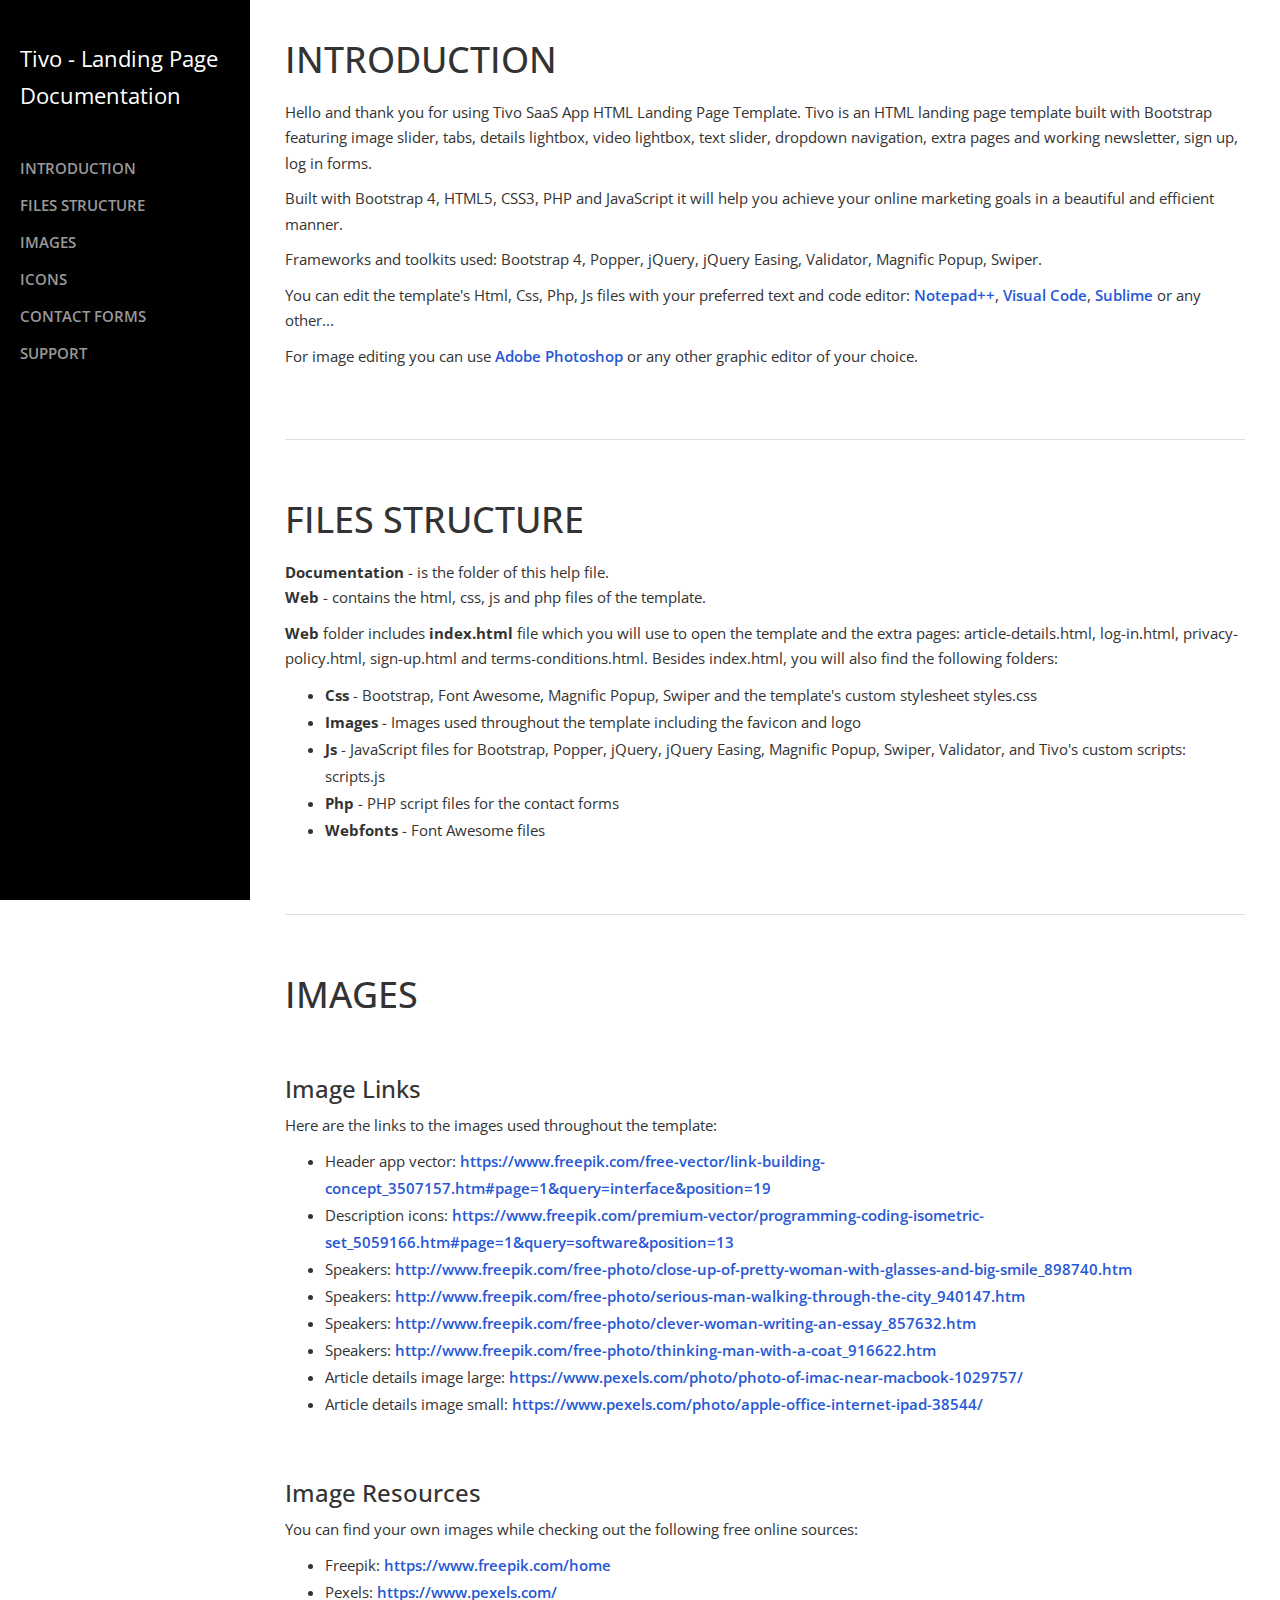
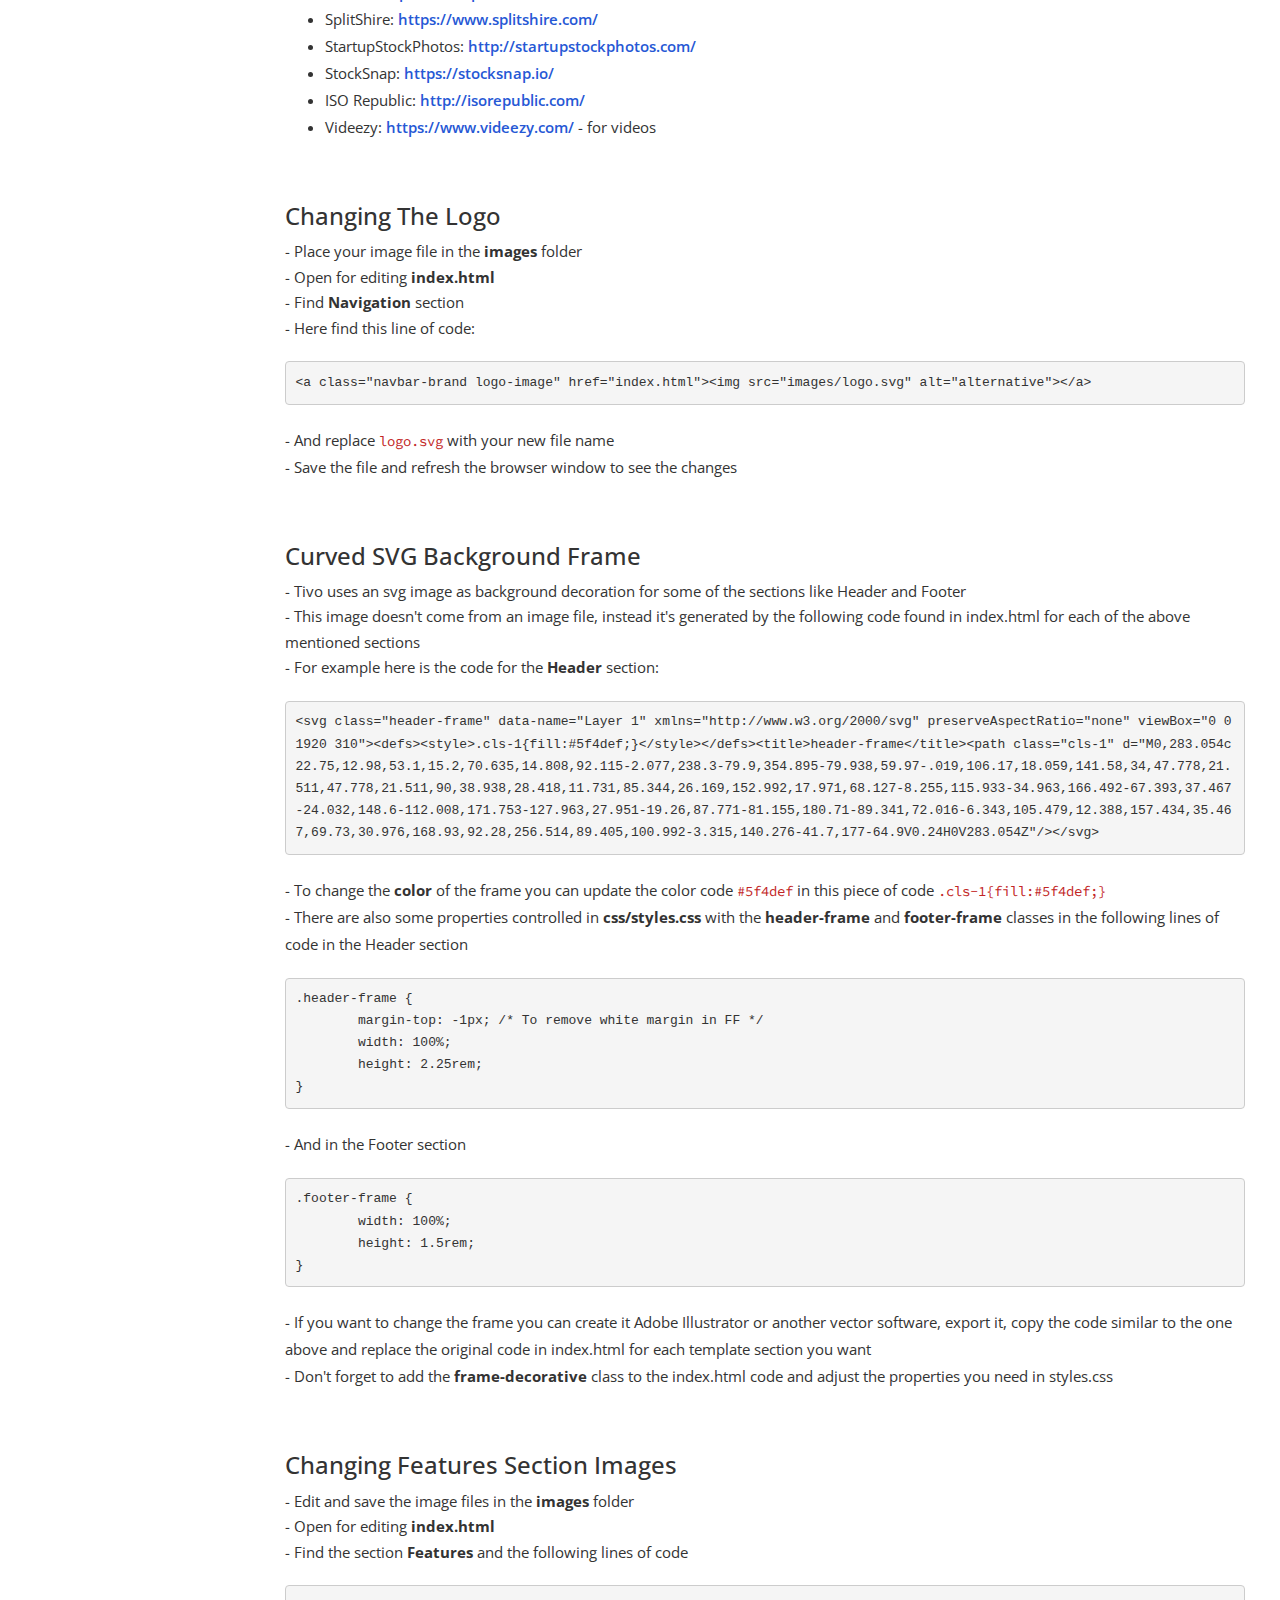
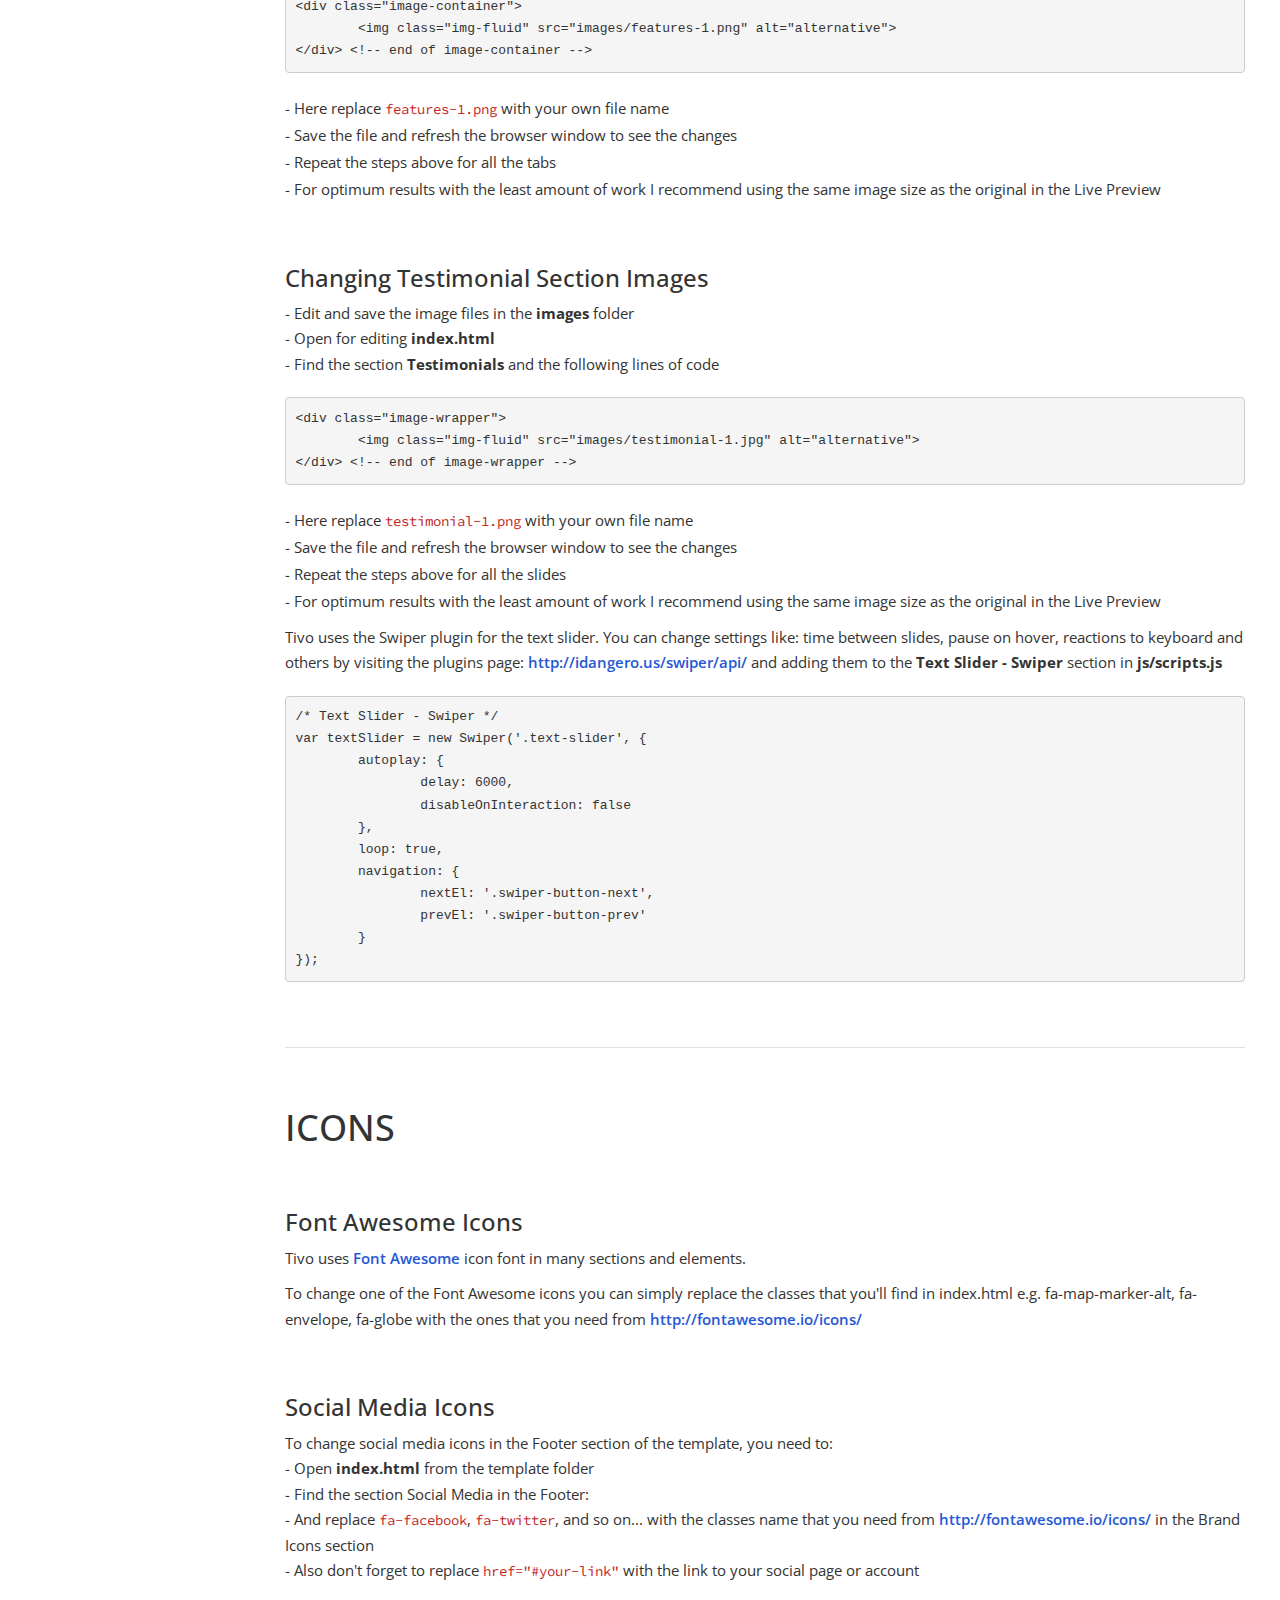
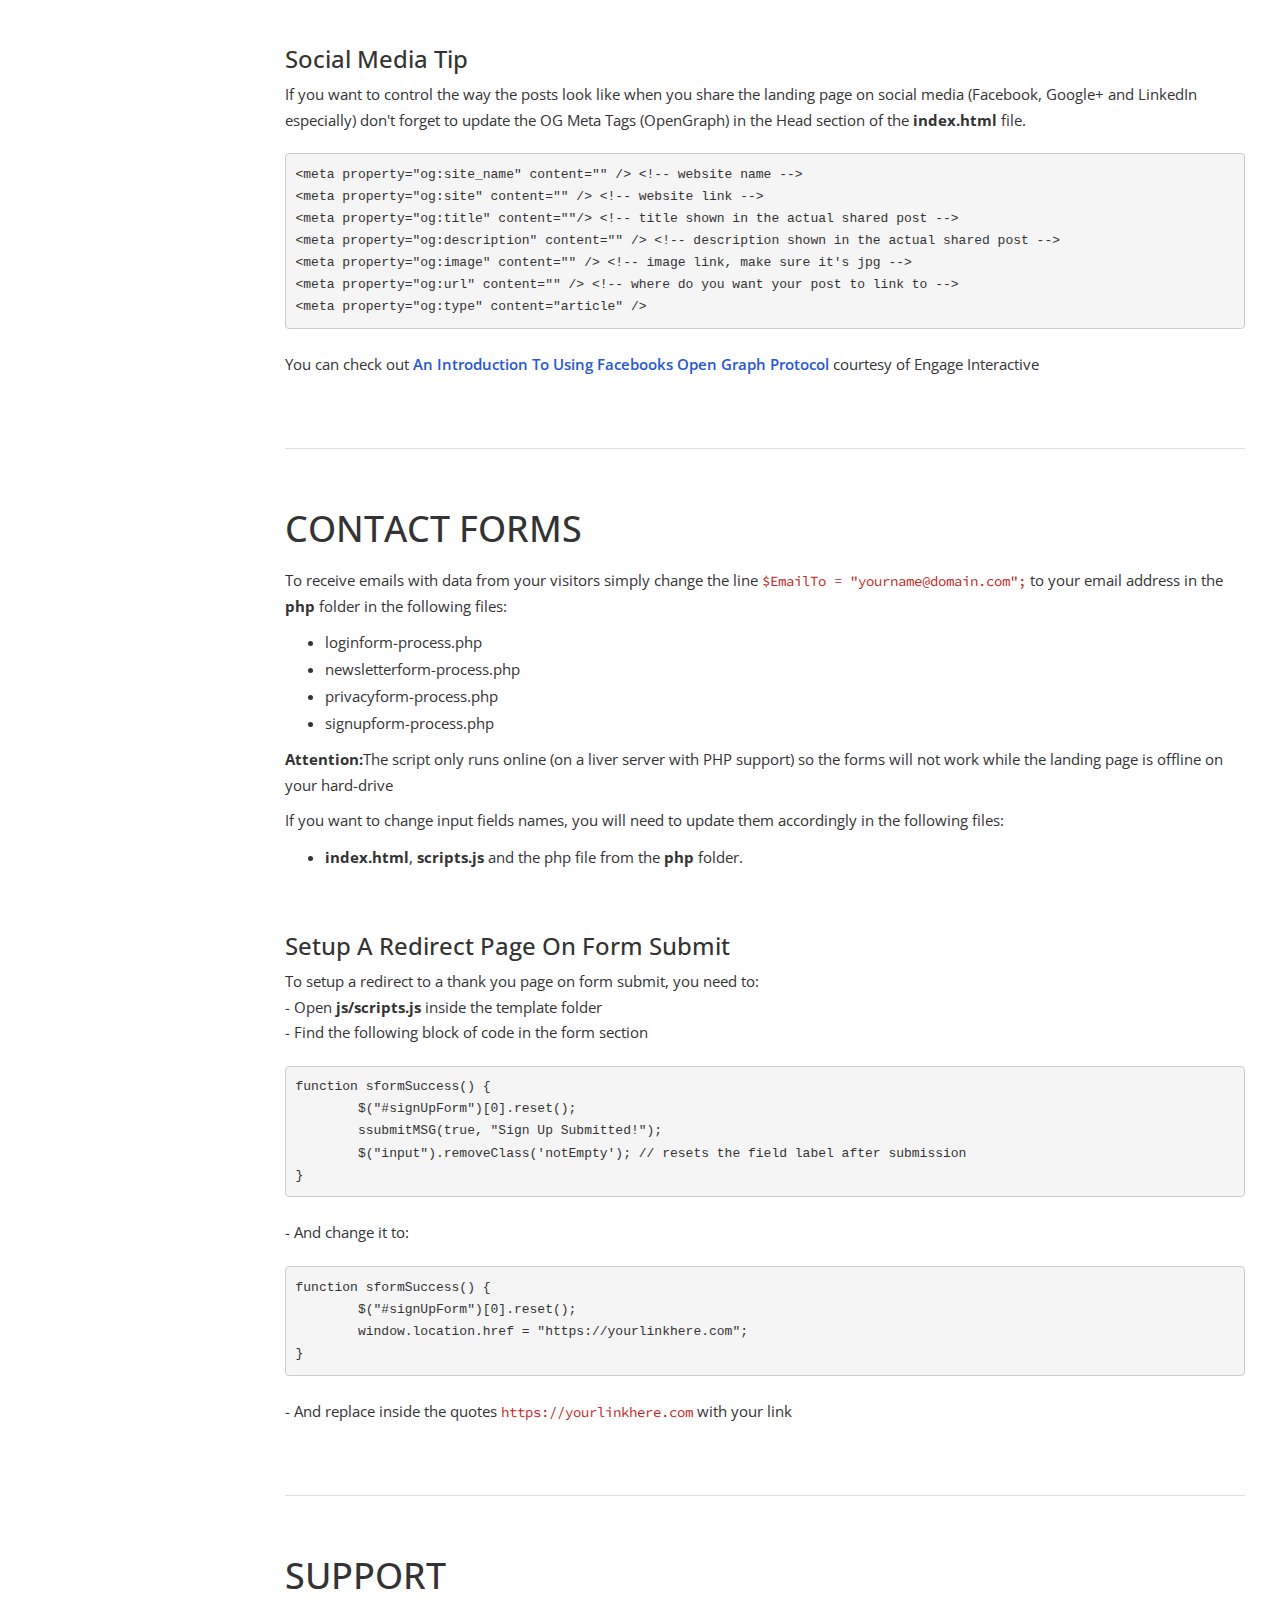
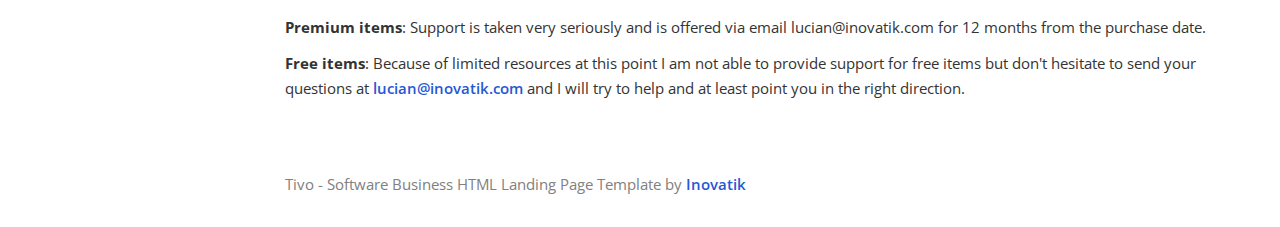
<file: tivo/documentation/index.html>
<!DOCTYPE html>
<html lang="en">
<head>

    <meta charset="utf-8">
    <meta http-equiv="X-UA-Compatible" content="IE=edge">
    <meta name="viewport" content="width=device-width, shrink-to-fit=no, initial-scale=1">
    <meta name="description" content="">
    <meta name="author" content="">
    <title>Documentation - Tivo SaaS App HTML Landing Page Template</title>

    <!-- Styles -->
	<link href="https://fonts.googleapis.com/css?family=Source+Code+Pro:300,400,600" rel="stylesheet">
	<link href="https://fonts.googleapis.com/css?family=Open+Sans:300,400,600" rel="stylesheet">
    <link href="css/bootstrap.min.css" rel="stylesheet">
    <link href="css/styles.css" rel="stylesheet">

    <!-- HTML5 Shim and Respond.js IE8 support of HTML5 elements and media queries -->
    <!-- WARNING: Respond.js doesn't work if you view the page via file:// -->
    <!--[if lt IE 9]>
        <script src="https://oss.maxcdn.com/libs/html5shiv/3.7.0/html5shiv.js"></script>
        <script src="https://oss.maxcdn.com/libs/respond.js/1.4.2/respond.min.js"></script>
    <![endif]-->

</head>
<body>
    <div id="wrapper">

        <!-- Sidebar -->
        <div id="sidebar-wrapper">
			<p>Tivo - Landing Page<br> Documentation</p>
            <ul class="sidebar-nav">
                <li class="sidebar-brand">
                </li>
                <li>
                    <a href="#introduction">INTRODUCTION</a>
                </li>
                <li>
                    <a href="#files">FILES STRUCTURE</a>
				</li>
				<li>
                    <a href="#images">IMAGES</a>
                </li>
                <li>
                    <a href="#icons">ICONS</a>
				</li>
				<li>
                    <a href="#forms">CONTACT FORMS</a>
                </li>
				<li>
                    <a href="#support">SUPPORT</a>
                </li>
            </ul>
        </div>
        <!-- end of sidebar wrapper -->


        <!-- Page Content -->
        <div id="page-content-wrapper">
            <div class="container-fluid">
                <div class="row">
                    <div id="introduction" class="col-lg-12">
                        <h1>INTRODUCTION</h1>
                        <p>Hello and thank you for using Tivo SaaS App HTML Landing Page Template. Tivo is an HTML landing page template built with Bootstrap featuring image slider, tabs, details lightbox, video lightbox, text slider, dropdown navigation, extra pages and working newsletter, sign up, log in forms.</p>
						<p>Built with Bootstrap 4, HTML5, CSS3, PHP and JavaScript it will help you achieve your online marketing goals in a beautiful and efficient manner.</p>
						<p>Frameworks and toolkits used: Bootstrap 4, Popper, jQuery, jQuery Easing, Validator, Magnific Popup, Swiper.</p>
						<p>You can edit the template's Html, Css, Php, Js files with your preferred text and code editor: <a href="https://notepad-plus-plus.org/">Notepad++</a>, <a href="https://code.visualstudio.com/">Visual Code</a>, <a href="https://www.sublimetext.com/">Sublime</a> or any other...</p>
						<p>For image editing you can use <a href="http://www.adobe.com/products/photoshop.html">Adobe Photoshop</a> or any other graphic editor of your choice.</p>
					</div> <!-- end of introduction -->
					
					
					<div class="col-lg-12"><hr></div> <!-- gray separator line -->
					
					
					<div id="files" class="col-lg-12">
                        <h1>FILES STRUCTURE</h1>
						<p>
							<b>Documentation</b> - is the folder of this help file.
							<br><b>Web</b> - contains the html, css, js and php files of the template.
						</p>
						<p><b>Web</b> folder includes <b>index.html</b> file which you will use to open the template and the extra pages: article-details.html, log-in.html, privacy-policy.html, sign-up.html and terms-conditions.html. Besides index.html, you will also find the following folders:
							<ul>
								<li><b>Css</b> - Bootstrap, Font Awesome, Magnific Popup, Swiper and the template's custom stylesheet styles.css</li>
								<li><b>Images</b> - Images used throughout the template including the favicon and logo</li>
								<li><b>Js</b> - JavaScript files for Bootstrap, Popper, jQuery, jQuery Easing, Magnific Popup, Swiper, Validator, and Tivo's custom scripts: scripts.js</li>
								<li><b>Php</b> - PHP script files for the contact forms</li>
								<li><b>Webfonts</b> - Font Awesome files</li>
							</ul>
						</p>
					</div> <!-- end of files structure -->


					<div class="col-lg-12"><hr></div> <!-- gray separator line -->


					<div id="images" class="col-lg-12">
						<h1>IMAGES</h1>
						<h3>Image Links</h3>
						<p>Here are the links to the images used throughout the template:
							<ul>
								<li>Header app vector: <a href="https://www.freepik.com/free-vector/link-building-concept_3507157.htm#page=1&query=interface&position=19">https://www.freepik.com/free-vector/link-building-concept_3507157.htm#page=1&query=interface&position=19</a></li>
								<li>Description icons: <a href="https://www.freepik.com/premium-vector/programming-coding-isometric-set_5059166.htm#page=1&query=software&position=13">https://www.freepik.com/premium-vector/programming-coding-isometric-set_5059166.htm#page=1&query=software&position=13</a></li>

								<li>Speakers: <a href="http://www.freepik.com/free-photo/close-up-of-pretty-woman-with-glasses-and-big-smile_898740.htm">http://www.freepik.com/free-photo/close-up-of-pretty-woman-with-glasses-and-big-smile_898740.htm</a></li>
								<li>Speakers: <a href="http://www.freepik.com/free-photo/serious-man-walking-through-the-city_940147.htm">http://www.freepik.com/free-photo/serious-man-walking-through-the-city_940147.htm</a></li>
								<li>Speakers: <a href="http://www.freepik.com/free-photo/clever-woman-writing-an-essay_857632.htm">http://www.freepik.com/free-photo/clever-woman-writing-an-essay_857632.htm</a></li>
								<li>Speakers: <a href="http://www.freepik.com/free-photo/thinking-man-with-a-coat_916622.htm">http://www.freepik.com/free-photo/thinking-man-with-a-coat_916622.htm</a></li>
								<li>Article details image large: <a href="https://www.pexels.com/photo/photo-of-imac-near-macbook-1029757/">https://www.pexels.com/photo/photo-of-imac-near-macbook-1029757/</a></li>
								<li>Article details image small: <a href="https://www.pexels.com/photo/apple-office-internet-ipad-38544/">https://www.pexels.com/photo/apple-office-internet-ipad-38544/</a></li>
							</ul>
						</p>
						
						<h3>Image Resources</h3>
						<p>You can find your own images while checking out the following free online sources:
							<ul>
								<li>Freepik: <a href="https://www.pexels.com/">https://www.freepik.com/home</a></li>
								<li>Pexels: <a href="https://www.pexels.com/">https://www.pexels.com/</a></li>
								<li>SplitShire: <a href="https://www.splitshire.com/">https://www.splitshire.com/</a></li>
								<li>StartupStockPhotos: <a href="http://startupstockphotos.com/">http://startupstockphotos.com/</a></li>
								<li>StockSnap: <a href="https://stocksnap.io/">https://stocksnap.io/</a></li>
								<li>ISO Republic: <a href="http://isorepublic.com/">http://isorepublic.com/</a></li>
								<li>Videezy: <a href="https://www.videezy.com/">https://www.videezy.com/</a> - for videos</li>
							</ul>
						</p>

						<h3>Changing The Logo</h3>
						<p>
							- Place your image file in the <b>images</b> folder
							<br>- Open for editing <b>index.html</b>
							<br>- Find <b>Navigation</b> section
							<br>- Here find this line of code:
<pre class="code-format">
&lt;a class=&quot;navbar-brand logo-image&quot; href=&quot;index.html&quot;&gt;&lt;img src=&quot;images/logo.svg&quot; alt=&quot;alternative&quot;&gt;&lt;/a&gt;
</pre>							
							<br>- And replace <span class="code">logo.svg</span> with your new file name
							<br>- Save the file and refresh the browser window to see the changes
						</p>
						
						<h3>Curved SVG Background Frame</h3>
						<p>
							- Tivo uses an svg image as background decoration for some of the sections like Header and Footer
							<br>- This image doesn't come from an image file, instead it's generated by the following code found in index.html for each of the above mentioned sections</b>
							<br>- For example here is the code for the <b>Header</b> section:
<pre class="code-format">
&lt;svg class=&quot;header-frame&quot; data-name=&quot;Layer 1&quot; xmlns=&quot;http://www.w3.org/2000/svg&quot; preserveAspectRatio=&quot;none&quot; viewBox=&quot;0 0 1920 310&quot;&gt;&lt;defs&gt;&lt;style&gt;.cls-1{fill:#5f4def;}&lt;/style&gt;&lt;/defs&gt;&lt;title&gt;header-frame&lt;/title&gt;&lt;path class=&quot;cls-1&quot; d=&quot;M0,283.054c22.75,12.98,53.1,15.2,70.635,14.808,92.115-2.077,238.3-79.9,354.895-79.938,59.97-.019,106.17,18.059,141.58,34,47.778,21.511,47.778,21.511,90,38.938,28.418,11.731,85.344,26.169,152.992,17.971,68.127-8.255,115.933-34.963,166.492-67.393,37.467-24.032,148.6-112.008,171.753-127.963,27.951-19.26,87.771-81.155,180.71-89.341,72.016-6.343,105.479,12.388,157.434,35.467,69.73,30.976,168.93,92.28,256.514,89.405,100.992-3.315,140.276-41.7,177-64.9V0.24H0V283.054Z&quot;/&gt;&lt;/svg&gt;
</pre>							
							<br>- To change the <b>color</b> of the frame you can update the color code <span class="code">#5f4def</span> in this piece of code <span class="code">.cls-1{fill:#5f4def;}</span>
							<br>- There are also some properties controlled in <b>css/styles.css</b> with the <b>header-frame</b> and <b>footer-frame</b> classes in the following lines of code in the Header section
<pre class="code-format">
.header-frame {
	margin-top: -1px; /* To remove white margin in FF */
	width: 100%;
	height: 2.25rem;
}
</pre>						
							<br>- And in the Footer section
<pre class="code-format">
.footer-frame {
	width: 100%;
	height: 1.5rem;
}
</pre>
							<br>- If you want to change the frame you can create it Adobe Illustrator or another vector software, export it, copy the code similar to the one above and replace the original code in index.html for each template section you want
							<br>- Don't forget to add the <b>frame-decorative</b> class to the index.html code and adjust the properties you need in styles.css
						</p>

						<h3>Changing Features Section Images</h3>
						<p>
							- Edit and save the image files in the <b>images</b> folder
							<br>- Open for editing <b>index.html</b>
							<br>- Find the section <b>Features</b> and the following lines of code
<pre class="code-format">
&lt;div class=&quot;image-container&quot;&gt;
	&lt;img class=&quot;img-fluid&quot; src=&quot;images/features-1.png&quot; alt=&quot;alternative&quot;&gt;
&lt;/div&gt; &lt;!-- end of image-container --&gt;
</pre>							
							<br>- Here replace <span class="code">features-1.png</span> with your own file name
							<br>- Save the file and refresh the browser window to see the changes
							<br>- Repeat the steps above for all the tabs
							<br>- For optimum results with the least amount of work I recommend using the same image size as the original in the Live Preview
						</p>

						<h3>Changing Testimonial Section Images</h3>
						<p>
							- Edit and save the image files in the <b>images</b> folder
							<br>- Open for editing <b>index.html</b>
							<br>- Find the section <b>Testimonials</b> and the following lines of code
<pre class="code-format">
&lt;div class=&quot;image-wrapper&quot;&gt;
	&lt;img class=&quot;img-fluid&quot; src=&quot;images/testimonial-1.jpg&quot; alt=&quot;alternative&quot;&gt;
&lt;/div&gt; &lt;!-- end of image-wrapper --&gt;
</pre>							
							<br>- Here replace <span class="code">testimonial-1.png</span> with your own file name
							<br>- Save the file and refresh the browser window to see the changes
							<br>- Repeat the steps above for all the slides
							<br>- For optimum results with the least amount of work I recommend using the same image size as the original in the Live Preview
						</p>
						<p>
							Tivo uses the Swiper plugin for the text slider. You can change settings like: time between slides, pause on hover, reactions to keyboard and others by visiting the plugins page: <a href="http://idangero.us/swiper/api/">http://idangero.us/swiper/api/</a> and adding them to the <b>Text Slider - Swiper</b> section in <b>js/scripts.js</b>
<pre class="code-format">
/* Text Slider - Swiper */
var textSlider = new Swiper('.text-slider', {
	autoplay: {
		delay: 6000,
		disableOnInteraction: false
	},
	loop: true,
	navigation: {
		nextEl: '.swiper-button-next',
		prevEl: '.swiper-button-prev'
	}
});
</pre>
						</p>
					</div> <!-- end of images -->


					<div class="col-lg-12"><hr></div> <!-- gray separator line -->
					
					
					<div id="icons" class="col-lg-12">
                        <h1>ICONS</h1>
						<h3>Font Awesome Icons</h3>
						<p>Tivo uses <a href="http://fontawesome.io/">Font Awesome</a> icon font in many sections and elements.
						<p>To change one of the Font Awesome icons you can simply replace the classes that you'll find in index.html e.g. fa-map-marker-alt, fa-envelope, fa-globe with the ones that you need from <a href="http://fontawesome.io/icons/">http://fontawesome.io/icons/</a></p>

						<h3>Social Media Icons</h3>
						<p>To change social media icons in the Footer section of the template, you need to: 
							<br>- Open <b>index.html</b> from the template folder
							<br>- Find the section Social Media in the Footer:
							<br>- And replace <span class="code">fa-facebook</span>, <span class="code">fa-twitter</span>, and so on... with the classes name that you need from <a href="http://fontawesome.io/icons/">http://fontawesome.io/icons/</a> in the Brand Icons section
							<br>- Also don't forget to replace <span class="code">href="#your-link"</span> with the link to your social page or account
						</p>

						<h3>Social Media Tip</h3>
						<p>If you want to control the way the posts look like when you share the landing page on social media (Facebook, Google+ and LinkedIn especially) don't forget to update the OG Meta Tags (OpenGraph) in the Head section of the <b>index.html</b> file.
<pre class="code-format">
&lt;meta property="og:site_name" content="" /&gt; &lt;!-- website name --&gt;
&lt;meta property="og:site" content="" /&gt; &lt;!-- website link --&gt;
&lt;meta property="og:title" content=""/&gt; &lt;!-- title shown in the actual shared post --&gt;
&lt;meta property="og:description" content="" /&gt; &lt;!-- description shown in the actual shared post --&gt;
&lt;meta property="og:image" content="" /&gt; &lt;!-- image link, make sure it's jpg --&gt;
&lt;meta property="og:url" content="" /&gt; &lt;!-- where do you want your post to link to --&gt;
&lt;meta property="og:type" content="article" /&gt;
</pre>
						<br>You can check out <a href="http://engageinteractive.co.uk/blog/an-introduction-to-using-facebooks-open-graph-protocol">An Introduction To Using Facebooks Open Graph Protocol</a> courtesy of Engage Interactive</p>
                    </div> <!-- end of icons -->
					

					<div class="col-lg-12"><hr></div> <!-- gray separator line -->
					

					<div id="forms" class="col-lg-12">
                        <h1>CONTACT FORMS</h1>
                        <p>To receive emails with data from your visitors simply change the line <span class="code">$EmailTo = "yourname@domain.com";</span> to your email address in the <b>php</b> folder in the following files:</p>
						<ul>
							<li>loginform-process.php</li>
							<li>newsletterform-process.php</li>
							<li>privacyform-process.php</li>
							<li>signupform-process.php</li>
						</ul>
						<p><b>Attention:</b>The script only runs online (on a liver server with PHP support) so the forms will not work while the landing page is offline on your hard-drive</p>
						<p>If you want to change input fields names, you will need to update them accordingly in the following files:</p>
						<ul>
							<li><b>index.html</b>, <b>scripts.js</b> and the php file from the <b>php</b> folder.</li>
						</ul>

						<h3>Setup A Redirect Page On Form Submit</h3>
						<p>
							To setup a redirect to a thank you page on form submit, you need to: 
							<br>- Open <b>js/scripts.js</b> inside the template folder
							<br>- Find the following block of code in the form section 
<pre class="code-format">
function sformSuccess() {
	$("#signUpForm")[0].reset();
	ssubmitMSG(true, "Sign Up Submitted!");
	$("input").removeClass('notEmpty'); // resets the field label after submission
}
</pre>
							<br>- And change it to:
<pre class="code-format">
function sformSuccess() {
	$("#signUpForm")[0].reset();
	window.location.href = "https://yourlinkhere.com";
}
</pre>
							<br>- And replace inside the quotes <span class="code">https://yourlinkhere.com</span> with your link
						</p>
					</div> <!-- end of contact form and privacy policy form -->
						
					
					<div class="col-lg-12"><hr></div> <!-- gray separator line -->

					
					<div id="support" class="col-lg-12">
						<h1>SUPPORT</h1>
						<p><b>Premium items</b>: Support is taken very seriously and is offered via email lucian@inovatik.com for 12 months from the purchase date.</p>
						<p><b>Free items</b>: Because of limited resources at this point I am not able to provide support for free items but don't hesitate to send your questions at <a href="mailto:lucian@inovatik.com">lucian@inovatik.com</a> and I will try to help and at least point you in the right direction.</p>
					</div> <!-- end of support -->
										
					<div class="col-lg-12">
						<p class="footer">Tivo - Software Business HTML Landing Page Template by <a href="https://inovatik.com">Inovatik</a></p>
					</div>
                </div>
            </div>
        </div> <!-- end of page content wrapper -->
    </div> <!-- end of wrapper -->
    

    <!-- Scripts Libraries -->
    <script src="js/jquery.js" type="text/javascript"></script>
    <script src="js/bootstrap.min.js" type="text/javascript"></script>

	
	<!-- Custom Scripts -->
    <script>
    <!-- Menu Toggle Script -->
	$("#menu-toggle").click(function(e) {
        e.preventDefault();
        $("#wrapper").toggleClass("toggled");
    });
	
	/* Smooth Scrolling To Anchors  */
		$(function() {
			$('a[href*="#"]:not([data-toggle="tab"])').click(function() {
				if (location.pathname.replace(/^\//,'') == this.pathname.replace(/^\//,'') && location.hostname == this.hostname) {
					var target = $(this.hash);
					target = target.length ? target : $('[name=' + this.hash.slice(1) +']');
					if (target.length) {
						$('html, body').animate({
							scrollTop: target.offset().top
						}, 700);
						return false;
					}
				}
			});
		});
	</script>

</body>
</html>
</file>
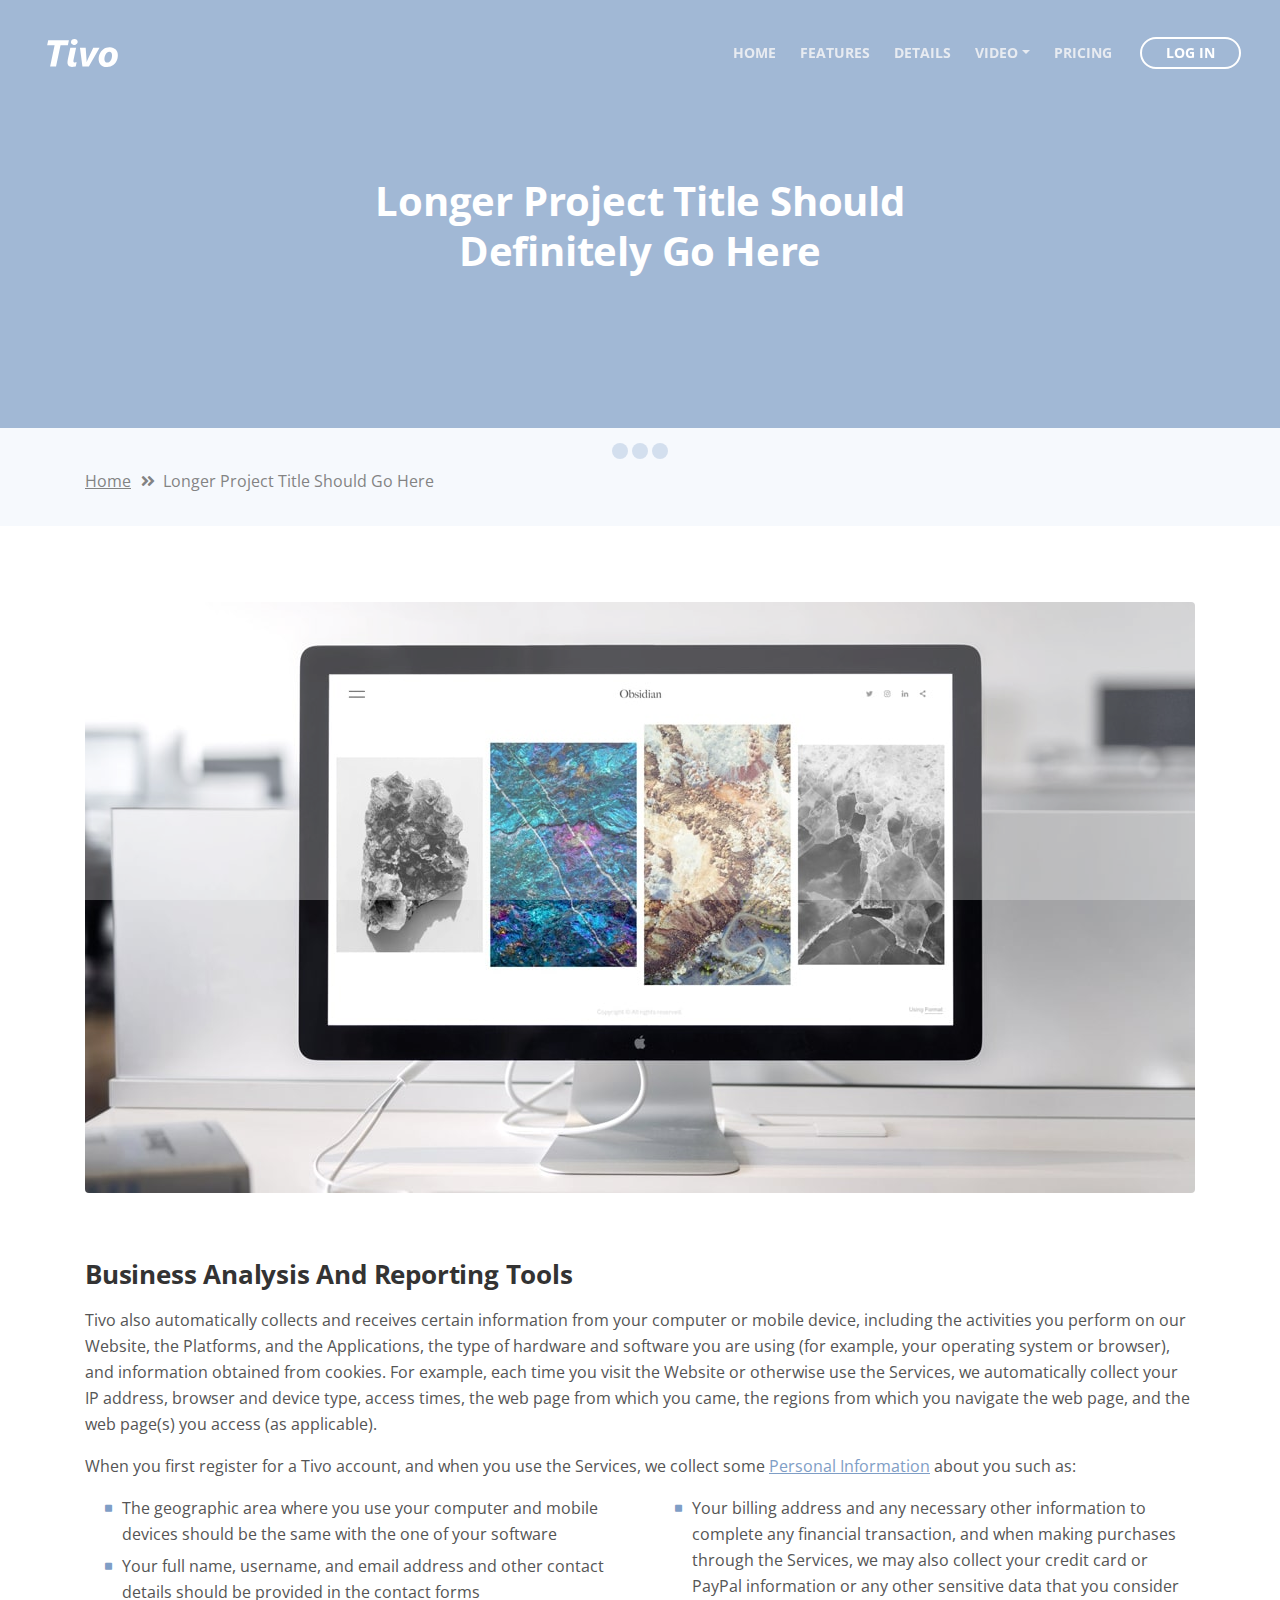
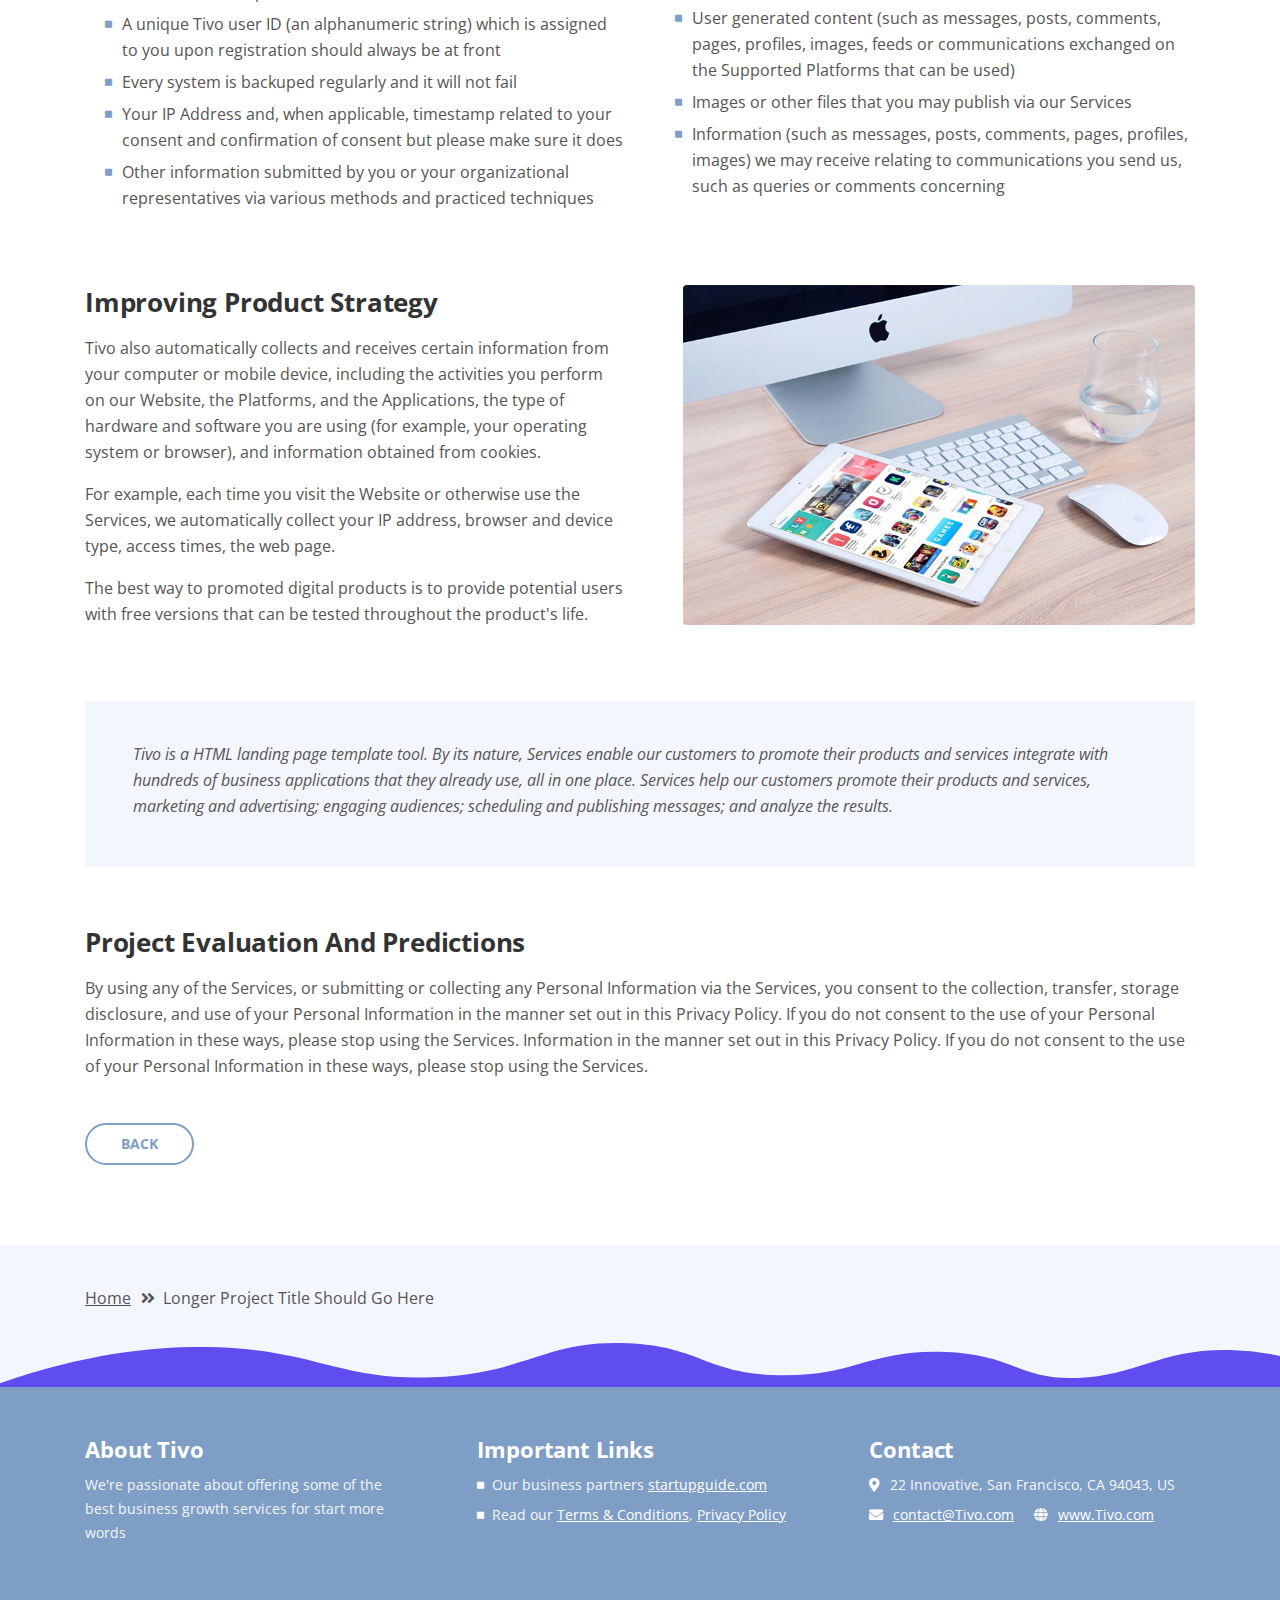
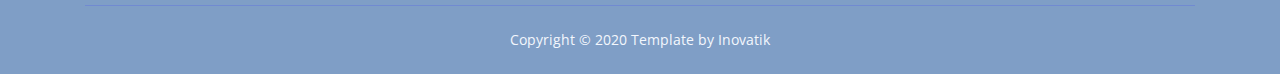
<file: article-details.html>
<!DOCTYPE html>
<html lang="en">
<head>
    <meta charset="utf-8">
    <meta name="viewport" content="width=device-width, initial-scale=1, shrink-to-fit=no">
    
    <!-- SEO Meta Tags -->
    <meta name="description" content="Tivo is a HTML landing page template built with Bootstrap to help you crate engaging presentations for SaaS apps and convert visitors into users.">
    <meta name="author" content="Inovatik">

    <!-- OG Meta Tags to improve the way the post looks when you share the page on LinkedIn, Facebook, Google+ -->
	<meta property="og:site_name" content="" /> <!-- website name -->
	<meta property="og:site" content="" /> <!-- website link -->
	<meta property="og:title" content=""/> <!-- title shown in the actual shared post -->
	<meta property="og:description" content="" /> <!-- description shown in the actual shared post -->
	<meta property="og:image" content="" /> <!-- image link, make sure it's jpg -->
	<meta property="og:url" content="" /> <!-- where do you want your post to link to -->
	<meta property="og:type" content="article" />

    <!-- Website Title -->
    <title>Article Details - Tivo - SaaS App HTML Landing Page Template</title>
    
    <!-- Styles -->
    <link href="https://fonts.googleapis.com/css?family=Open+Sans:400,400i,700&display=swap&subset=latin-ext" rel="stylesheet">
    <link href="css/bootstrap.css" rel="stylesheet">
    <link href="css/fontawesome-all.css" rel="stylesheet">
    <link href="css/swiper.css" rel="stylesheet">
	<link href="css/magnific-popup.css" rel="stylesheet">
    <link href="css/styles.css" rel="stylesheet">
	
	<!-- Favicon  -->
    <link rel="icon" href="images/favicon.png">
</head>
<body data-spy="scroll" data-target=".fixed-top">
    
    <!-- Preloader -->
	<div class="spinner-wrapper">
        <div class="spinner">
            <div class="bounce1"></div>
            <div class="bounce2"></div>
            <div class="bounce3"></div>
        </div>
    </div>
    <!-- end of preloader -->
    

    <!-- Navigation -->
    <nav class="navbar navbar-expand-lg navbar-dark navbar-custom fixed-top">
        <div class="container">

            <!-- Text Logo - Use this if you don't have a graphic logo -->
            <!-- <a class="navbar-brand logo-text page-scroll" href="index.html">Tivo</a> -->

            <!-- Image Logo -->
            <a class="navbar-brand logo-image" href="index.html"><img src="images/logo.svg" alt="alternative"></a> 
            
            <!-- Mobile Menu Toggle Button -->
            <button class="navbar-toggler" type="button" data-toggle="collapse" data-target="#navbarsExampleDefault" aria-controls="navbarsExampleDefault" aria-expanded="false" aria-label="Toggle navigation">
                <span class="navbar-toggler-awesome fas fa-bars"></span>
                <span class="navbar-toggler-awesome fas fa-times"></span>
            </button>
            <!-- end of mobile menu toggle button -->

            <div class="collapse navbar-collapse" id="navbarsExampleDefault">
                <ul class="navbar-nav ml-auto">
                    <li class="nav-item">
                        <a class="nav-link page-scroll" href="index.html#header">HOME <span class="sr-only">(current)</span></a>
                    </li>
                    <li class="nav-item">
                        <a class="nav-link page-scroll" href="index.html#features">FEATURES</a>
                    </li>
                    <li class="nav-item">
                        <a class="nav-link page-scroll" href="index.html#details">DETAILS</a>
                    </li>

                    <!-- Dropdown Menu -->          
                    <li class="nav-item dropdown">
                        <a class="nav-link dropdown-toggle page-scroll" href="index.html#video" id="navbarDropdown" role="button" aria-haspopup="true" aria-expanded="false">VIDEO</a>
                        <div class="dropdown-menu" aria-labelledby="navbarDropdown">
                            <a class="dropdown-item" href="article-details.html"><span class="item-text">ARTICLE DETAILS</span></a>
                            <div class="dropdown-items-divide-hr"></div>
                            <a class="dropdown-item" href="terms-conditions.html"><span class="item-text">TERMS CONDITIONS</span></a>
                            <div class="dropdown-items-divide-hr"></div>
                            <a class="dropdown-item" href="privacy-policy.html"><span class="item-text">PRIVACY POLICY</span></a>
                        </div>
                    </li>
                    <!-- end of dropdown menu -->

                    <li class="nav-item">
                        <a class="nav-link page-scroll" href="index.html#pricing">PRICING</a>
                    </li>
                </ul>
                <span class="nav-item">
                    <a class="btn-outline-sm" href="log-in.html">LOG IN</a>
                </span>
            </div>
        </div> <!-- end of container -->
    </nav> <!-- end of navbar -->
    <!-- end of navigation -->


    <!-- Header -->
    <header id="header" class="ex-header">
        <div class="container">
            <div class="row">
                <div class="col-md-12">
                    <h1>Longer Project Title Should Definitely Go Here</h1>
                </div> <!-- end of col -->
            </div> <!-- end of row -->
        </div> <!-- end of container -->
    </header> <!-- end of ex-header -->
    <!-- end of header -->


    <!-- Breadcrumbs -->
    <div class="ex-basic-1">
        <div class="container">
            <div class="row">
                <div class="col-lg-12">
                    <div class="breadcrumbs">
                        <a href="index.html">Home</a><i class="fa fa-angle-double-right"></i><span>Longer Project Title Should Go Here</span>
                    </div> <!-- end of breadcrumbs -->
                </div> <!-- end of col -->
            </div> <!-- end of row -->
        </div> <!-- end of container -->
    </div> <!-- end of ex-basic-1 -->
    <!-- end of breadcrumbs -->


    <!-- Privacy Content -->
    <div class="ex-basic-2">
        <div class="container">
            <div class="row">
                <div class="col-lg-12">
                    <div class="image-container-large">
                        <img class="img-fluid" src="images/article-details-large.jpg" alt="alternative">
                    </div> <!-- end of image-container-large -->
                    <div class="text-container">
                        <h3>Business Analysis And Reporting Tools</h3>
                        <p>Tivo also automatically collects and receives certain information from your computer or mobile device, including the activities you perform on our Website, the Platforms, and the Applications, the type of hardware and software you are using (for example, your operating system or browser), and information obtained from cookies. For example, each time you visit the Website or otherwise use the Services, we automatically collect your IP address, browser and device type, access times, the web page from which you came, the regions from which you navigate the web page, and the web page(s) you access (as applicable).</p>
                        <p>When you first register for a Tivo account, and when you use the Services, we collect some <a class="blue" href="#your-link">Personal Information</a> about you such as:</p>
                        <div class="row">
                            <div class="col-md-6">
                                <ul class="list-unstyled li-space-lg indent">
                                    <li class="media">
                                        <i class="fas fa-square"></i>
                                        <div class="media-body">The geographic area where you use your computer and mobile devices should be the same with the one of your software</div>
                                    </li>
                                    <li class="media">
                                        <i class="fas fa-square"></i>
                                        <div class="media-body">Your full name, username, and email address and other contact details should be provided in the contact forms</div>
                                    </li>
                                    <li class="media">
                                        <i class="fas fa-square"></i>
                                        <div class="media-body">A unique Tivo user ID (an alphanumeric string) which is assigned to you upon registration should always be at front</div>
                                    </li>
                                    <li class="media">
                                        <i class="fas fa-square"></i>
                                        <div class="media-body">Every system is backuped regularly and it will not fail</div>
                                    </li>
                                    <li class="media">
                                        <i class="fas fa-square"></i>
                                        <div class="media-body">Your IP Address and, when applicable, timestamp related to your consent and confirmation of consent but please make sure it does</div>
                                    </li>
                                    <li class="media">
                                        <i class="fas fa-square"></i>
                                        <div class="media-body">Other information submitted by you or your organizational representatives via various methods and practiced techniques</div>
                                    </li>
                                </ul>
                            </div> <!-- end of col -->

                            <div class="col-md-6">
                                <ul class="list-unstyled li-space-lg indent">
                                    <li class="media">
                                        <i class="fas fa-square"></i>
                                        <div class="media-body">Your billing address and any necessary other information to complete any financial transaction, and when making purchases through the Services, we may also collect your credit card or PayPal information or any other sensitive data that you consider</div>
                                    </li>
                                    <li class="media">
                                        <i class="fas fa-square"></i>
                                        <div class="media-body">User generated content (such as messages, posts, comments, pages, profiles, images, feeds or communications exchanged on the Supported Platforms that can be used)</div>
                                    </li>
                                    <li class="media">
                                        <i class="fas fa-square"></i>
                                        <div class="media-body">Images or other files that you may publish via our Services</div>
                                    </li>
                                    <li class="media">
                                        <i class="fas fa-square"></i>
                                        <div class="media-body">Information (such as messages, posts, comments, pages, profiles, images) we may receive relating to communications you send us, such as queries or comments concerning</div>
                                    </li>
                                </ul>
                            </div> <!-- end of col -->
                        </div> <!-- end of row -->
                    </div> <!-- end of text-container-->
                    
                    <div class="text-container">
                        <div class="row">
                            <div class="col-md-6">
                                <h3>Improving Product Strategy</h3>
                                <p>Tivo also automatically collects and receives certain information from your computer or mobile device, including the activities you perform on our Website, the Platforms, and the Applications, the type of hardware and software you are using (for example, your operating system or browser), and information obtained from cookies.</p>
                                <p>For example, each time you visit the Website or otherwise use the Services, we automatically collect your IP address, browser and device type, access times, the web page.</p>
                                <p>The best way to promoted digital products is to provide potential users with free versions that can be tested throughout the product's life.</p>
                            </div> <!-- end of col -->
                            <div class="col-md-6">
                                <div class="image-container-small">
                                    <img class="img-fluid" src="images/article-details-small.jpg" alt="alternative">
                                </div> <!-- end of image-container-small -->
                            </div> <!-- end of col -->
                        </div> <!-- end of row -->
                    </div> <!-- end of text-container -->

                    <div class="text-container dark">
                        <p class="testimonial-text">Tivo is a HTML landing page template tool. By its nature, Services enable our customers to promote their products and services integrate with hundreds of business applications that they already use, all in one place. Services help our customers promote their products and services, marketing and advertising; engaging audiences; scheduling and publishing messages; and analyze the results.</p>
                    </div> <!-- end of text container -->

                    <div class="text-container last">
                        <h3>Project Evaluation And Predictions</h3>
					    <p>By using any of the Services, or submitting or collecting any Personal Information via the Services, you consent to the collection, transfer, storage disclosure, and use of your Personal Information in the manner set out in this Privacy Policy. If you do not consent to the use of your Personal Information in these ways, please stop using the Services. Information in the manner set out in this Privacy Policy. If you do not consent to the use of your Personal Information in these ways, please stop using the Services.</p>
                    </div> <!-- end of text-container -->
                    <a class="btn-outline-reg" href="index.html">BACK</a>
                </div> <!-- end of col-->
            </div> <!-- end of row -->
        </div> <!-- end of container -->
    </div> <!-- end of ex-basic-2 -->
    <!-- end of privacy content -->


    <!-- Breadcrumbs -->
    <div class="ex-basic-1">
        <div class="container">
            <div class="row">
                <div class="col-lg-12">
                    <div class="breadcrumbs">
                        <a href="index.html">Home</a><i class="fa fa-angle-double-right"></i><span>Longer Project Title Should Go Here</span>
                    </div> <!-- end of breadcrumbs -->
                </div> <!-- end of col -->
            </div> <!-- end of row -->
        </div> <!-- end of container -->
    </div> <!-- end of ex-basic-1 -->
    <!-- end of breadcrumbs -->

    
    <!-- Footer -->
    <svg class="ex-footer-frame" data-name="Layer 2" xmlns="http://www.w3.org/2000/svg" preserveAspectRatio="none" viewBox="0 0 1920 79"><defs><style>.cls-2{fill:#5f4def;}</style></defs><title>footer-frame</title><path class="cls-2" d="M0,72.427C143,12.138,255.5,4.577,328.644,7.943c147.721,6.8,183.881,60.242,320.83,53.737,143-6.793,167.826-68.128,293-60.9,109.095,6.3,115.68,54.364,225.251,57.319,113.58,3.064,138.8-47.711,251.189-41.8,104.012,5.474,109.713,50.4,197.369,46.572,89.549-3.91,124.375-52.563,227.622-50.155A338.646,338.646,0,0,1,1920,23.467V79.75H0V72.427Z" transform="translate(0 -0.188)"/></svg>
    <div class="footer">
        <div class="container">
            <div class="row">
                <div class="col-md-4">
                    <div class="footer-col first">
                        <h4>About Tivo</h4>
                        <p class="p-small">We're passionate about offering some of the best business growth services for start more words</p>
                    </div>
                </div> <!-- end of col -->
                <div class="col-md-4">
                    <div class="footer-col middle">
                        <h4>Important Links</h4>
                        <ul class="list-unstyled li-space-lg p-small">
                            <li class="media">
                                <i class="fas fa-square"></i>
                                <div class="media-body">Our business partners <a class="white" href="#your-link">startupguide.com</a></div>
                            </li>
                            <li class="media">
                                <i class="fas fa-square"></i>
                                <div class="media-body">Read our <a class="white" href="terms-conditions.html">Terms & Conditions</a>, <a class="white" href="privacy-policy.html">Privacy Policy</a></div>
                            </li>
                        </ul>
                    </div>
                </div> <!-- end of col -->
                <div class="col-md-4">
                    <div class="footer-col last">
                        <h4>Contact</h4>
                        <ul class="list-unstyled li-space-lg p-small">
                            <li class="media">
                                <i class="fas fa-map-marker-alt"></i>
                                <div class="media-body">22 Innovative, San Francisco, CA 94043, US</div>
                            </li>
                            <li class="media">
                                <i class="fas fa-envelope"></i>
                                <div class="media-body"><a class="white" href="mailto:contact@Tivo.com">contact@Tivo.com</a> <i class="fas fa-globe"></i><a class="white" href="#your-link">www.Tivo.com</a></div>
                            </li>
                        </ul>
                    </div> 
                </div> <!-- end of col -->
            </div> <!-- end of row -->
        </div> <!-- end of container -->
    </div> <!-- end of footer -->  
    <!-- end of footer -->


    <!-- Copyright -->
    <div class="copyright">
        <div class="container">
            <div class="row">
                <div class="col-lg-12">
                    <p class="p-small">Copyright © 2020 <a href="https://inovatik.com">Template by Inovatik</a></p>
                </div> <!-- end of col -->
            </div> <!-- enf of row -->
        </div> <!-- end of container -->
    </div> <!-- end of copyright --> 
    <!-- end of copyright -->
    
    	
    <!-- Scripts -->
    <script src="js/jquery.min.js"></script> <!-- jQuery for Bootstrap's JavaScript plugins -->
    <script src="js/popper.min.js"></script> <!-- Popper tooltip library for Bootstrap -->
    <script src="js/bootstrap.min.js"></script> <!-- Bootstrap framework -->
    <script src="js/jquery.easing.min.js"></script> <!-- jQuery Easing for smooth scrolling between anchors -->
    <script src="js/swiper.min.js"></script> <!-- Swiper for image and text sliders -->
    <script src="js/jquery.magnific-popup.js"></script> <!-- Magnific Popup for lightboxes -->
    <script src="js/validator.min.js"></script> <!-- Validator.js - Bootstrap plugin that validates forms -->
    <script src="js/scripts.js"></script> <!-- Custom scripts -->
</body>
</html>
</file>
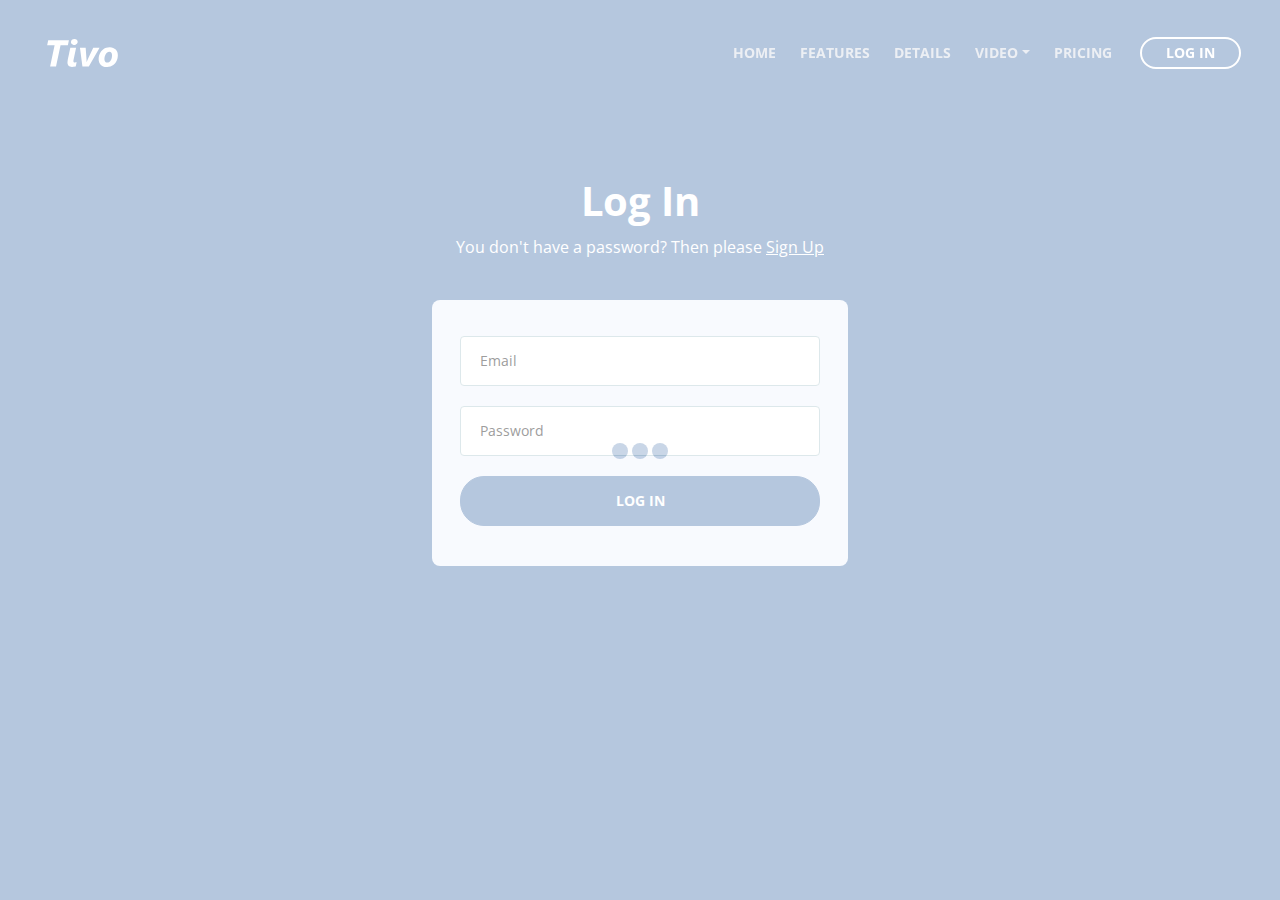
<file: log-in.html>
<!DOCTYPE html>
<html lang="en">
<head>
    <meta charset="utf-8">
    <meta name="viewport" content="width=device-width, initial-scale=1, shrink-to-fit=no">
    
    <!-- SEO Meta Tags -->
    <meta name="description" content="Tivo is a HTML landing page template built with Bootstrap to help you crate engaging presentations for SaaS apps and convert visitors into users.">
    <meta name="author" content="Inovatik">

    <!-- OG Meta Tags to improve the way the post looks when you share the page on LinkedIn, Facebook, Google+ -->
	<meta property="og:site_name" content="" /> <!-- website name -->
	<meta property="og:site" content="" /> <!-- website link -->
	<meta property="og:title" content=""/> <!-- title shown in the actual shared post -->
	<meta property="og:description" content="" /> <!-- description shown in the actual shared post -->
	<meta property="og:image" content="" /> <!-- image link, make sure it's jpg -->
	<meta property="og:url" content="" /> <!-- where do you want your post to link to -->
	<meta property="og:type" content="article" />

    <!-- Website Title -->
    <title>Log In - Tivo - SaaS App HTML Landing Page Template</title>
    
    <!-- Styles -->
    <link href="https://fonts.googleapis.com/css?family=Open+Sans:400,400i,700&display=swap&subset=latin-ext" rel="stylesheet">
    <link href="css/bootstrap.css" rel="stylesheet">
    <link href="css/fontawesome-all.css" rel="stylesheet">
    <link href="css/swiper.css" rel="stylesheet">
	<link href="css/magnific-popup.css" rel="stylesheet">
	<link href="css/styles.css" rel="stylesheet">
	
	<!-- Favicon  -->
    <link rel="icon" href="images/favicon.png">
</head>
<body data-spy="scroll" data-target=".fixed-top">
    
    <!-- Preloader -->
	<div class="spinner-wrapper">
        <div class="spinner">
            <div class="bounce1"></div>
            <div class="bounce2"></div>
            <div class="bounce3"></div>
        </div>
    </div>
    <!-- end of preloader -->
    

    <!-- Navigation -->
    <nav class="navbar navbar-expand-lg navbar-dark navbar-custom fixed-top">
        <div class="container">

            <!-- Text Logo - Use this if you don't have a graphic logo -->
            <!-- <a class="navbar-brand logo-text page-scroll" href="index.html">Tivo</a> -->

            <!-- Image Logo -->
            <a class="navbar-brand logo-image" href="index.html"><img src="images/logo.svg" alt="alternative"></a> 
            
            <!-- Mobile Menu Toggle Button -->
            <button class="navbar-toggler" type="button" data-toggle="collapse" data-target="#navbarsExampleDefault" aria-controls="navbarsExampleDefault" aria-expanded="false" aria-label="Toggle navigation">
                <span class="navbar-toggler-awesome fas fa-bars"></span>
                <span class="navbar-toggler-awesome fas fa-times"></span>
            </button>
            <!-- end of mobile menu toggle button -->

            <div class="collapse navbar-collapse" id="navbarsExampleDefault">
                <ul class="navbar-nav ml-auto">
                    <li class="nav-item">
                        <a class="nav-link page-scroll" href="index.html#header">HOME <span class="sr-only">(current)</span></a>
                    </li>
                    <li class="nav-item">
                        <a class="nav-link page-scroll" href="index.html#features">FEATURES</a>
                    </li>
                    <li class="nav-item">
                        <a class="nav-link page-scroll" href="index.html#details">DETAILS</a>
                    </li>

                    <!-- Dropdown Menu -->          
                    <li class="nav-item dropdown">
                        <a class="nav-link dropdown-toggle page-scroll" href="index.html#video" id="navbarDropdown" role="button" aria-haspopup="true" aria-expanded="false">VIDEO</a>
                        <div class="dropdown-menu" aria-labelledby="navbarDropdown">
                            <a class="dropdown-item" href="article-details.html"><span class="item-text">ARTICLE DETAILS</span></a>
                            <div class="dropdown-items-divide-hr"></div>
                            <a class="dropdown-item" href="terms-conditions.html"><span class="item-text">TERMS CONDITIONS</span></a>
                            <div class="dropdown-items-divide-hr"></div>
                            <a class="dropdown-item" href="privacy-policy.html"><span class="item-text">PRIVACY POLICY</span></a>
                        </div>
                    </li>
                    <!-- end of dropdown menu -->

                    <li class="nav-item">
                        <a class="nav-link page-scroll" href="index.html#pricing">PRICING</a>
                    </li>
                </ul>
                <span class="nav-item">
                    <a class="btn-outline-sm" href="log-in.html">LOG IN</a>
                </span>
            </div>
        </div> <!-- end of container -->
    </nav> <!-- end of navbar -->
    <!-- end of navigation -->


    <!-- Header -->
    <header id="header" class="ex-2-header">
        <div class="container">
            <div class="row">
                <div class="col-lg-12">
                    <h1>Log In</h1>
                   <p>You don't have a password? Then please <a class="white" href="sign-up.html">Sign Up</a></p> 
                    <!-- Sign Up Form -->
                    <div class="form-container">
                        <form id="logInForm" data-toggle="validator" data-focus="false">
                            <div class="form-group">
                                <input type="email" class="form-control-input" id="lemail" required>
                                <label class="label-control" for="lemail">Email</label>
                                <div class="help-block with-errors"></div>
                            </div>
                            <div class="form-group">
                                <input type="text" class="form-control-input" id="lpassword" required>
                                <label class="label-control" for="lpassword">Password</label>
                                <div class="help-block with-errors"></div>
                            </div>
                            <div class="form-group">
                                <button type="submit" class="form-control-submit-button">LOG IN</button>
                            </div>
                            <div class="form-message">
                                <div id="lmsgSubmit" class="h3 text-center hidden"></div>
                            </div>
                        </form>
                    </div> <!-- end of form container -->
                    <!-- end of sign up form -->

                </div> <!-- end of col -->
            </div> <!-- end of row -->
        </div> <!-- end of container -->
    </header> <!-- end of ex-header -->
    <!-- end of header -->


    <!-- Scripts -->
    <script src="js/jquery.min.js"></script> <!-- jQuery for Bootstrap's JavaScript plugins -->
    <script src="js/popper.min.js"></script> <!-- Popper tooltip library for Bootstrap -->
    <script src="js/bootstrap.min.js"></script> <!-- Bootstrap framework -->
    <script src="js/jquery.easing.min.js"></script> <!-- jQuery Easing for smooth scrolling between anchors -->
    <script src="js/swiper.min.js"></script> <!-- Swiper for image and text sliders -->
    <script src="js/jquery.magnific-popup.js"></script> <!-- Magnific Popup for lightboxes -->
    <script src="js/validator.min.js"></script> <!-- Validator.js - Bootstrap plugin that validates forms -->
    <script src="js/scripts.js"></script> <!-- Custom scripts -->
</body>
</html>
</file>
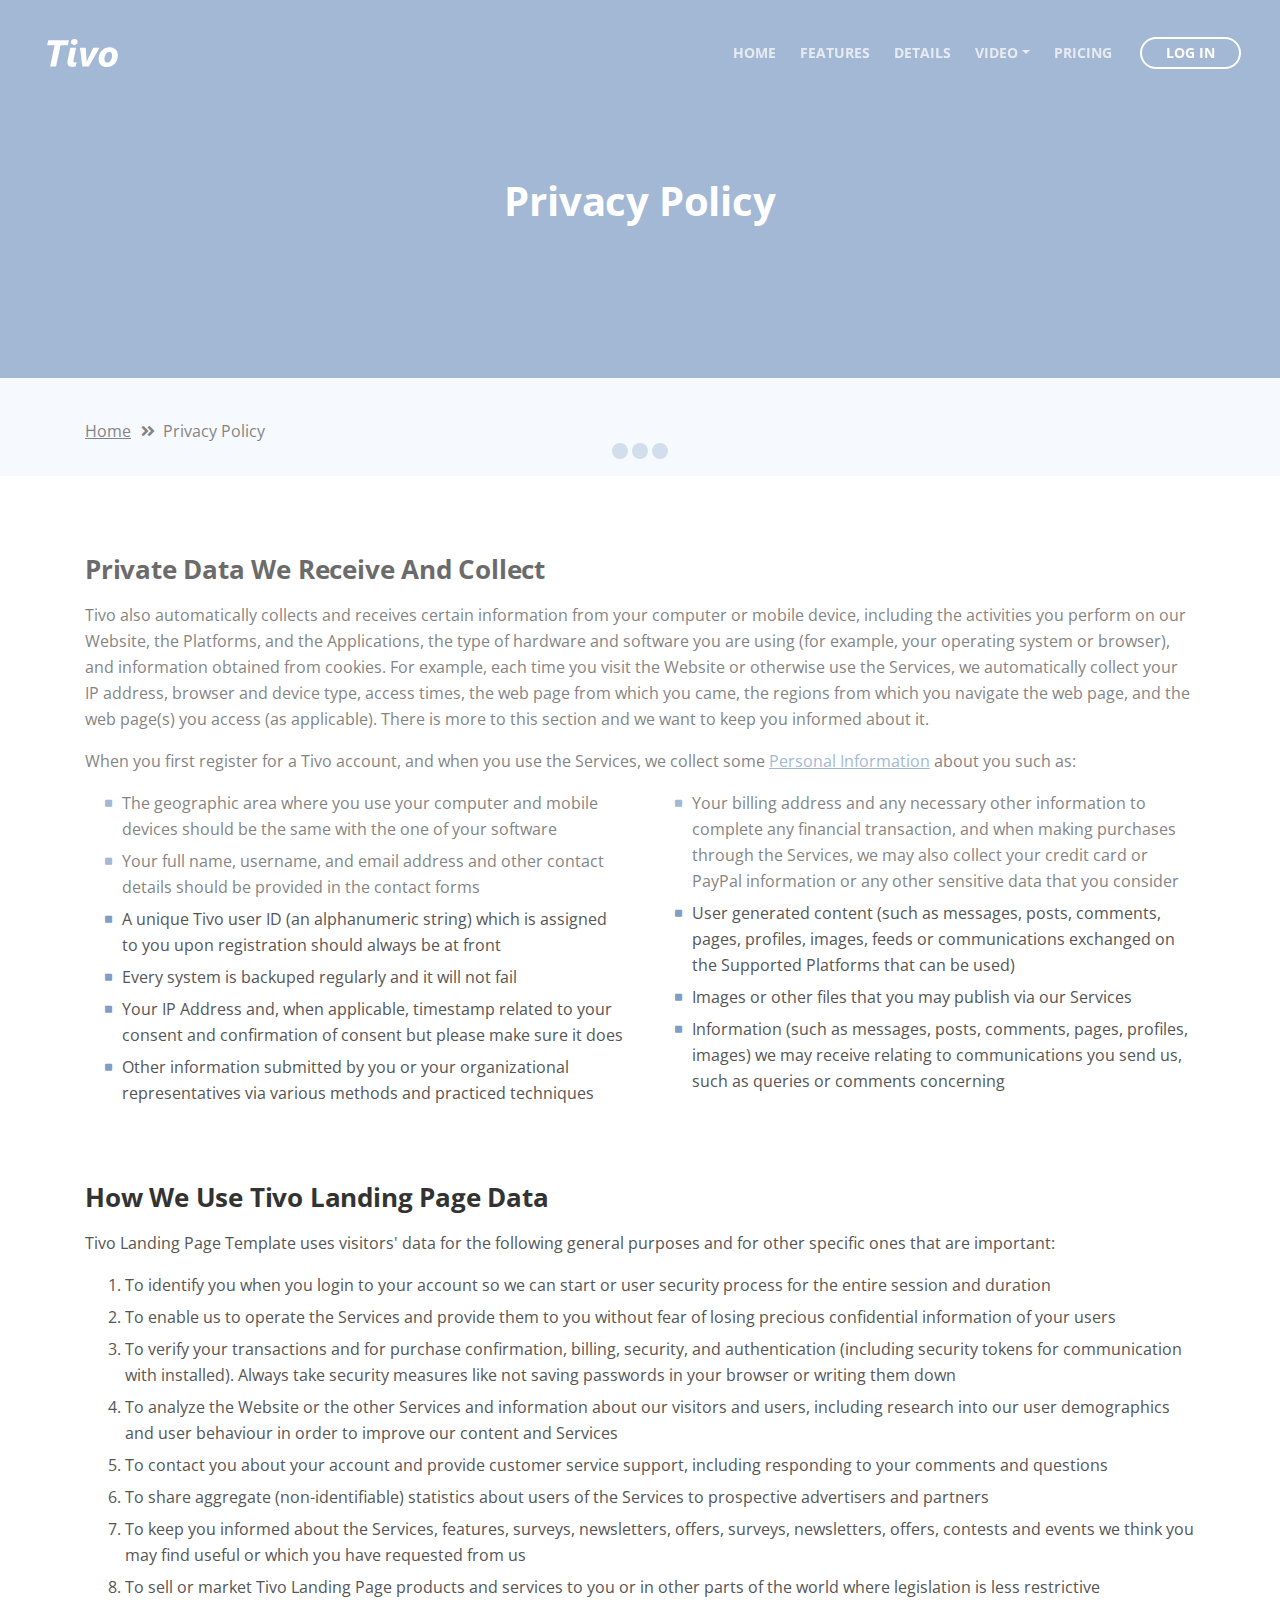
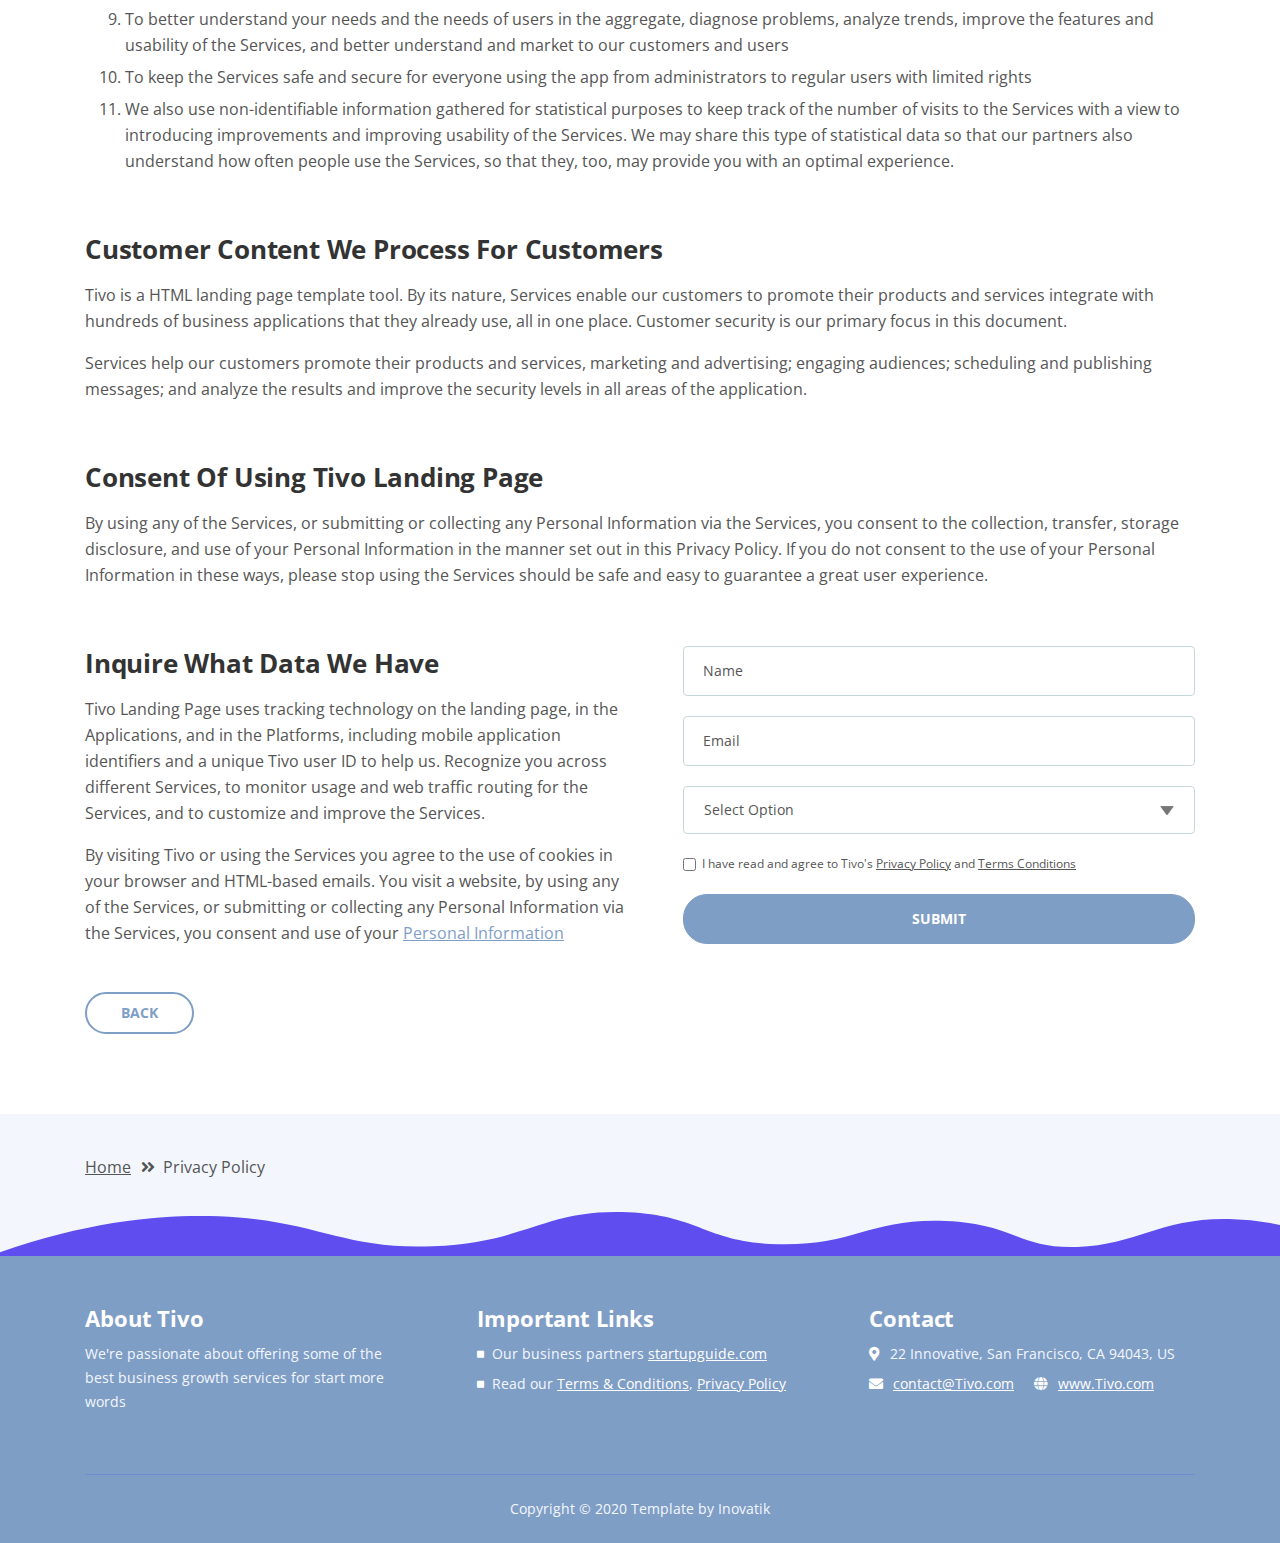
<file: privacy-policy.html>
<!DOCTYPE html>
<html lang="en">
<head>
    <meta charset="utf-8">
    <meta name="viewport" content="width=device-width, initial-scale=1, shrink-to-fit=no">
    
    <!-- SEO Meta Tags -->
    <meta name="description" content="Tivo is a HTML landing page template built with Bootstrap to help you crate engaging presentations for SaaS apps and convert visitors into users.">
    <meta name="author" content="Inovatik">

    <!-- OG Meta Tags to improve the way the post looks when you share the page on LinkedIn, Facebook, Google+ -->
	<meta property="og:site_name" content="" /> <!-- website name -->
	<meta property="og:site" content="" /> <!-- website link -->
	<meta property="og:title" content=""/> <!-- title shown in the actual shared post -->
	<meta property="og:description" content="" /> <!-- description shown in the actual shared post -->
	<meta property="og:image" content="" /> <!-- image link, make sure it's jpg -->
	<meta property="og:url" content="" /> <!-- where do you want your post to link to -->
	<meta property="og:type" content="article" />

    <!-- Website Title -->
    <title>Privacy Policy - Tivo - SaaS App HTML Landing Page Template</title>
    
    <!-- Styles -->
    <link href="https://fonts.googleapis.com/css?family=Open+Sans:400,400i,700&display=swap&subset=latin-ext" rel="stylesheet">
    <link href="css/bootstrap.css" rel="stylesheet">
    <link href="css/fontawesome-all.css" rel="stylesheet">
    <link href="css/swiper.css" rel="stylesheet">
	<link href="css/magnific-popup.css" rel="stylesheet">
	<link href="css/styles.css" rel="stylesheet">
	
	<!-- Favicon  -->
    <link rel="icon" href="images/favicon.png">
</head>
<body data-spy="scroll" data-target=".fixed-top">
    
    <!-- Preloader -->
	<div class="spinner-wrapper">
        <div class="spinner">
            <div class="bounce1"></div>
            <div class="bounce2"></div>
            <div class="bounce3"></div>
        </div>
    </div>
    <!-- end of preloader -->
    

    <!-- Navigation -->
    <nav class="navbar navbar-expand-lg navbar-dark navbar-custom fixed-top">
        <div class="container">

            <!-- Text Logo - Use this if you don't have a graphic logo -->
            <!-- <a class="navbar-brand logo-text page-scroll" href="index.html">Tivo</a> -->

            <!-- Image Logo -->
            <a class="navbar-brand logo-image" href="index.html"><img src="images/logo.svg" alt="alternative"></a> 
            
            <!-- Mobile Menu Toggle Button -->
            <button class="navbar-toggler" type="button" data-toggle="collapse" data-target="#navbarsExampleDefault" aria-controls="navbarsExampleDefault" aria-expanded="false" aria-label="Toggle navigation">
                <span class="navbar-toggler-awesome fas fa-bars"></span>
                <span class="navbar-toggler-awesome fas fa-times"></span>
            </button>
            <!-- end of mobile menu toggle button -->

            <div class="collapse navbar-collapse" id="navbarsExampleDefault">
                <ul class="navbar-nav ml-auto">
                    <li class="nav-item">
                        <a class="nav-link page-scroll" href="index.html#header">HOME <span class="sr-only">(current)</span></a>
                    </li>
                    <li class="nav-item">
                        <a class="nav-link page-scroll" href="index.html#features">FEATURES</a>
                    </li>
                    <li class="nav-item">
                        <a class="nav-link page-scroll" href="index.html#details">DETAILS</a>
                    </li>

                    <!-- Dropdown Menu -->          
                    <li class="nav-item dropdown">
                        <a class="nav-link dropdown-toggle page-scroll" href="index.html#video" id="navbarDropdown" role="button" aria-haspopup="true" aria-expanded="false">VIDEO</a>
                        <div class="dropdown-menu" aria-labelledby="navbarDropdown">
                            <a class="dropdown-item" href="article-details.html"><span class="item-text">ARTICLE DETAILS</span></a>
                            <div class="dropdown-items-divide-hr"></div>
                            <a class="dropdown-item" href="terms-conditions.html"><span class="item-text">TERMS CONDITIONS</span></a>
                            <div class="dropdown-items-divide-hr"></div>
                            <a class="dropdown-item" href="privacy-policy.html"><span class="item-text">PRIVACY POLICY</span></a>
                        </div>
                    </li>
                    <!-- end of dropdown menu -->

                    <li class="nav-item">
                        <a class="nav-link page-scroll" href="index.html#pricing">PRICING</a>
                    </li>
                </ul>
                <span class="nav-item">
                    <a class="btn-outline-sm" href="log-in.html">LOG IN</a>
                </span>
            </div>
        </div> <!-- end of container -->
    </nav> <!-- end of navbar -->
    <!-- end of navigation -->


    <!-- Header -->
    <header id="header" class="ex-header">
        <div class="container">
            <div class="row">
                <div class="col-md-12">
                    <h1>Privacy Policy</h1>
                </div> <!-- end of col -->
            </div> <!-- end of row -->
        </div> <!-- end of container -->
    </header> <!-- end of ex-header -->
    <!-- end of header -->


    <!-- Breadcrumbs -->
    <div class="ex-basic-1">
        <div class="container">
            <div class="row">
                <div class="col-lg-12">
                    <div class="breadcrumbs">
                        <a href="index.html">Home</a><i class="fa fa-angle-double-right"></i><span>Privacy Policy</span>
                    </div> <!-- end of breadcrumbs -->
                </div> <!-- end of col -->
            </div> <!-- end of row -->
        </div> <!-- end of container -->
    </div> <!-- end of ex-basic-1 -->
    <!-- end of breadcrumbs -->


    <!-- Privacy Content -->
    <div class="ex-basic-2">
        <div class="container">
            <div class="row">
                <div class="col-lg-12">
                    <div class="text-container">
                        <h3>Private Data We Receive And Collect</h3>
                        <p>Tivo also automatically collects and receives certain information from your computer or mobile device, including the activities you perform on our Website, the Platforms, and the Applications, the type of hardware and software you are using (for example, your operating system or browser), and information obtained from cookies. For example, each time you visit the Website or otherwise use the Services, we automatically collect your IP address, browser and device type, access times, the web page from which you came, the regions from which you navigate the web page, and the web page(s) you access (as applicable). There is more to this section and we want to keep you informed about it.</p>
                        <p>When you first register for a Tivo account, and when you use the Services, we collect some <a class="blue" href="#your-link">Personal Information</a> about you such as:</p>
                        <div class="row">
                            <div class="col-md-6">
                                <ul class="list-unstyled li-space-lg indent">
                                    <li class="media">
                                        <i class="fas fa-square"></i>
                                        <div class="media-body">The geographic area where you use your computer and mobile devices should be the same with the one of your software</div>
                                    </li>
                                    <li class="media">
                                        <i class="fas fa-square"></i>
                                        <div class="media-body">Your full name, username, and email address and other contact details should be provided in the contact forms</div>
                                    </li>
                                    <li class="media">
                                        <i class="fas fa-square"></i>
                                        <div class="media-body">A unique Tivo user ID (an alphanumeric string) which is assigned to you upon registration should always be at front</div>
                                    </li>
                                    <li class="media">
                                        <i class="fas fa-square"></i>
                                        <div class="media-body">Every system is backuped regularly and it will not fail</div>
                                    </li>
                                    <li class="media">
                                        <i class="fas fa-square"></i>
                                        <div class="media-body">Your IP Address and, when applicable, timestamp related to your consent and confirmation of consent but please make sure it does</div>
                                    </li>
                                    <li class="media">
                                        <i class="fas fa-square"></i>
                                        <div class="media-body">Other information submitted by you or your organizational representatives via various methods and practiced techniques</div>
                                    </li>
                                </ul>
                            </div> <!-- end of col -->

                            <div class="col-md-6">
                                <ul class="list-unstyled li-space-lg indent">
                                    <li class="media">
                                        <i class="fas fa-square"></i>
                                        <div class="media-body">Your billing address and any necessary other information to complete any financial transaction, and when making purchases through the Services, we may also collect your credit card or PayPal information or any other sensitive data that you consider</div>
                                    </li>
                                    <li class="media">
                                        <i class="fas fa-square"></i>
                                        <div class="media-body">User generated content (such as messages, posts, comments, pages, profiles, images, feeds or communications exchanged on the Supported Platforms that can be used)</div>
                                    </li>
                                    <li class="media">
                                        <i class="fas fa-square"></i>
                                        <div class="media-body">Images or other files that you may publish via our Services</div>
                                    </li>
                                    <li class="media">
                                        <i class="fas fa-square"></i>
                                        <div class="media-body">Information (such as messages, posts, comments, pages, profiles, images) we may receive relating to communications you send us, such as queries or comments concerning</div>
                                    </li>
                                </ul>
                            </div> <!-- end of col -->
                        </div> <!-- end of row -->
                    </div> <!-- end of text-container-->
                    
                    <div class="text-container">
                        <h3>How We Use Tivo Landing Page Data</h3>
                        <p>Tivo Landing Page Template uses visitors' data for the following general purposes and for other specific ones that are important:</p>
                        <ol class="li-space-lg">
                            <li>To identify you when you login to your account so we can start or user security process for the entire session and duration</li>
                            <li>To enable us to operate the Services and provide them to you without fear of losing precious confidential information of your users</li>
                            <li>To verify your transactions and for purchase confirmation, billing, security, and authentication (including security tokens for communication with installed). Always take security measures like not saving passwords in your browser or writing them down</li>
                            <li>To analyze the Website or the other Services and information about our visitors and users, including research into our user demographics and user behaviour in order to improve our content and Services</li>
                            <li>To contact you about your account and provide customer service support, including responding to your comments and questions</li>
                            <li>To share aggregate (non-identifiable) statistics about users of the Services to prospective advertisers and partners</li>
                            <li>To keep you informed about the Services, features, surveys, newsletters, offers, surveys, newsletters, offers, contests and events we think you may find useful or which you have requested from us</li>
                            <li>To sell or market Tivo Landing Page products and services to you or in other parts of the world where legislation is less restrictive</li>
                            <li>To better understand your needs and the needs of users in the aggregate, diagnose problems, analyze trends, improve the features and usability of the Services, and better understand and market to our customers and users</li>
                            <li>To keep the Services safe and secure for everyone using the app from administrators to regular users with limited rights</li>
                            <li>We also use non-identifiable information gathered for statistical purposes to keep track of the number of visits to the Services with a view to introducing improvements and improving usability of the Services. We may share this type of statistical data so that our partners also understand how often people use the Services, so that they, too, may provide you with an optimal experience.</li>
                        </ol>
                    </div> <!-- end of text-container -->

                    <div class="text-container">
                        <h3>Customer Content We Process For Customers</h3>
                        <p>Tivo is a HTML landing page template tool. By its nature, Services enable our customers to promote their products and services integrate with hundreds of business applications that they already use, all in one place. Customer security is our primary focus in this document.</p>
                        <p>Services help our customers promote their products and services, marketing and advertising; engaging audiences; scheduling and publishing messages; and analyze the results and improve the security levels in all areas of the application.</p>
                    </div> <!-- end of text container -->

                    <div class="text-container">
                        <h3>Consent Of Using Tivo Landing Page</h3>
					    <p>By using any of the Services, or submitting or collecting any Personal Information via the Services, you consent to the collection, transfer, storage disclosure, and use of your Personal Information in the manner set out in this Privacy Policy. If you do not consent to the use of your Personal Information in these ways, please stop using the Services should be safe and easy to guarantee a great user experience.</p>
                    </div> <!-- end of text-container -->
                                       
                    <div class="row">
                        <div class="col-md-6">
                            <div class="text-container last">
                                <h3>Inquire What Data We Have</h3>
                                <p>Tivo Landing Page uses tracking technology on the landing page, in the Applications, and in the Platforms, including mobile application identifiers and a unique Tivo user ID to help us. Recognize you across different Services, to monitor usage and web traffic routing for the Services, and to customize and improve the Services.</p>
                                <p>By visiting Tivo or using the Services you agree to the use of cookies in your browser and HTML-based emails. You visit a website, by using any of the Services, or submitting or collecting any Personal Information via the Services, you consent and use of your <a class="blue" href="#your-link">Personal Information</a></p>
                            </div> <!-- end of text container -->
                        </div> <!-- end of col-->
                        <div class="col-md-6">

                            <!-- Privacy Form -->
                            <div class="form-container">
                                <form id="privacyForm" data-toggle="validator" data-focus="false">
                                    <div class="form-group">
                                        <input type="text" class="form-control-input" id="pname" required>
                                        <label class="label-control" for="pname">Name</label>
                                        <div class="help-block with-errors"></div>
                                    </div>
                                    <div class="form-group">
                                        <input type="email" class="form-control-input" id="pemail" required>
                                        <label class="label-control" for="pemail">Email</label>
                                        <div class="help-block with-errors"></div>
                                    </div>
                                    <div class="form-group">
                                        <select class="form-control-select" id="pselect" required>
                                            <option class="select-option" value="" disabled selected>Select Option</option>
                                            <option class="select-option" value="Delete data">Delete my data</option>
                                            <option class="select-option" value="Show me data">Show me my data</option>
                                        </select>
                                        <div class="help-block with-errors"></div>
                                    </div>
                                    <div class="form-group checkbox">
                                        <input type="checkbox" id="pterms" value="Agreed-to-Terms" required>I have read and agree to Tivo's <a href="privacy-policy.html">Privacy Policy</a> and <a href="terms-conditions.html">Terms Conditions</a>
                                        <div class="help-block with-errors"></div>
                                    </div>
                                    <div class="form-group">
                                        <button type="submit" class="form-control-submit-button">SUBMIT</button>
                                    </div>
                                    <div class="form-message">
                                        <div id="pmsgSubmit" class="h3 text-center hidden"></div>
                                    </div>
                                </form>
                            </div> <!-- end of form container -->
                            <!-- end of privacy form -->

                        </div> <!-- end of col--> 
                    </div> <!-- end of row -->
                    <a class="btn-outline-reg" href="index.html">BACK</a>
                </div> <!-- end of col-->
            </div> <!-- end of row -->
        </div> <!-- end of container -->
    </div> <!-- end of ex-basic-2 -->
    <!-- end of privacy content -->


    <!-- Breadcrumbs -->
    <div class="ex-basic-1">
        <div class="container">
            <div class="row">
                <div class="col-lg-12">
                    <div class="breadcrumbs">
                        <a href="index.html">Home</a><i class="fa fa-angle-double-right"></i><span>Privacy Policy</span>
                    </div> <!-- end of breadcrumbs -->
                </div> <!-- end of col -->
            </div> <!-- end of row -->
        </div> <!-- end of container -->
    </div> <!-- end of ex-basic-1 -->
    <!-- end of breadcrumbs -->

    
    <!-- Footer -->
    <svg class="ex-footer-frame" data-name="Layer 2" xmlns="http://www.w3.org/2000/svg" preserveAspectRatio="none" viewBox="0 0 1920 79"><defs><style>.cls-2{fill:#5f4def;}</style></defs><title>footer-frame</title><path class="cls-2" d="M0,72.427C143,12.138,255.5,4.577,328.644,7.943c147.721,6.8,183.881,60.242,320.83,53.737,143-6.793,167.826-68.128,293-60.9,109.095,6.3,115.68,54.364,225.251,57.319,113.58,3.064,138.8-47.711,251.189-41.8,104.012,5.474,109.713,50.4,197.369,46.572,89.549-3.91,124.375-52.563,227.622-50.155A338.646,338.646,0,0,1,1920,23.467V79.75H0V72.427Z" transform="translate(0 -0.188)"/></svg>
    <div class="footer">
        <div class="container">
            <div class="row">
                <div class="col-md-4">
                    <div class="footer-col first">
                        <h4>About Tivo</h4>
                        <p class="p-small">We're passionate about offering some of the best business growth services for start more words</p>
                    </div>
                </div> <!-- end of col -->
                <div class="col-md-4">
                    <div class="footer-col middle">
                        <h4>Important Links</h4>
                        <ul class="list-unstyled li-space-lg p-small">
                            <li class="media">
                                <i class="fas fa-square"></i>
                                <div class="media-body">Our business partners <a class="white" href="#your-link">startupguide.com</a></div>
                            </li>
                            <li class="media">
                                <i class="fas fa-square"></i>
                                <div class="media-body">Read our <a class="white" href="terms-conditions.html">Terms & Conditions</a>, <a class="white" href="privacy-policy.html">Privacy Policy</a></div>
                            </li>
                        </ul>
                    </div>
                </div> <!-- end of col -->
                <div class="col-md-4">
                    <div class="footer-col last">
                        <h4>Contact</h4>
                        <ul class="list-unstyled li-space-lg p-small">
                            <li class="media">
                                <i class="fas fa-map-marker-alt"></i>
                                <div class="media-body">22 Innovative, San Francisco, CA 94043, US</div>
                            </li>
                            <li class="media">
                                <i class="fas fa-envelope"></i>
                                <div class="media-body"><a class="white" href="mailto:contact@Tivo.com">contact@Tivo.com</a> <i class="fas fa-globe"></i><a class="white" href="#your-link">www.Tivo.com</a></div>
                            </li>
                        </ul>
                    </div> 
                </div> <!-- end of col -->
            </div> <!-- end of row -->
        </div> <!-- end of container -->
    </div> <!-- end of footer -->  
    <!-- end of footer -->


    <!-- Copyright -->
    <div class="copyright">
        <div class="container">
            <div class="row">
                <div class="col-lg-12">
                    <p class="p-small">Copyright © 2020 <a href="https://inovatik.com">Template by Inovatik</a></p>
                </div> <!-- end of col -->
            </div> <!-- enf of row -->
        </div> <!-- end of container -->
    </div> <!-- end of copyright --> 
    <!-- end of copyright -->
    
    	
    <!-- Scripts -->
    <script src="js/jquery.min.js"></script> <!-- jQuery for Bootstrap's JavaScript plugins -->
    <script src="js/popper.min.js"></script> <!-- Popper tooltip library for Bootstrap -->
    <script src="js/bootstrap.min.js"></script> <!-- Bootstrap framework -->
    <script src="js/jquery.easing.min.js"></script> <!-- jQuery Easing for smooth scrolling between anchors -->
    <script src="js/swiper.min.js"></script> <!-- Swiper for image and text sliders -->
    <script src="js/jquery.magnific-popup.js"></script> <!-- Magnific Popup for lightboxes -->
    <script src="js/validator.min.js"></script> <!-- Validator.js - Bootstrap plugin that validates forms -->
    <script src="js/scripts.js"></script> <!-- Custom scripts -->
</body>
</html>
</file>
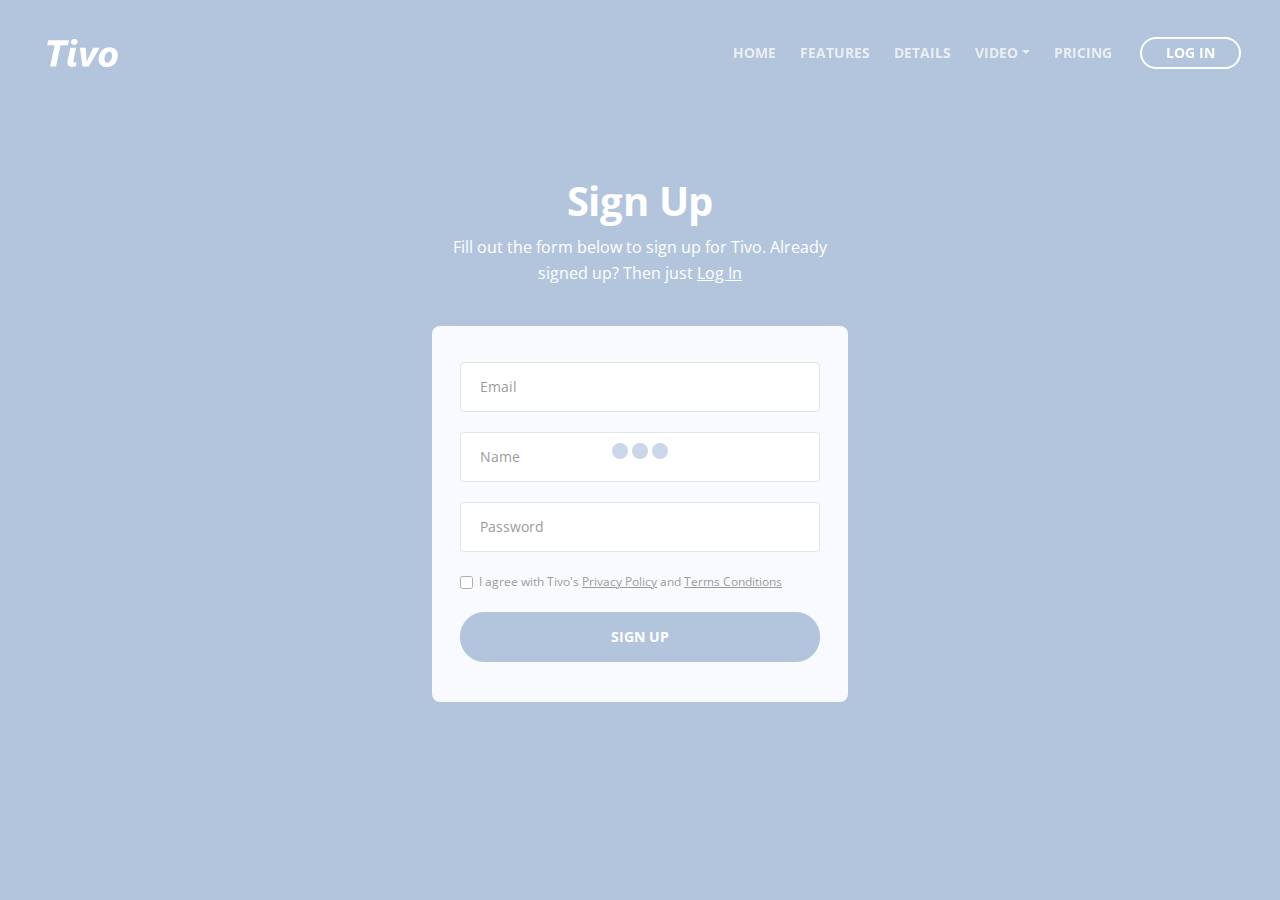
<file: sign-up.html>
<!DOCTYPE html>
<html lang="en">
<head>
    <meta charset="utf-8">
    <meta name="viewport" content="width=device-width, initial-scale=1, shrink-to-fit=no">
    
    <!-- SEO Meta Tags -->
    <meta name="description" content="Tivo is a HTML landing page template built with Bootstrap to help you crate engaging presentations for SaaS apps and convert visitors into users.">
    <meta name="author" content="Inovatik">

    <!-- OG Meta Tags to improve the way the post looks when you share the page on LinkedIn, Facebook, Google+ -->
	<meta property="og:site_name" content="" /> <!-- website name -->
	<meta property="og:site" content="" /> <!-- website link -->
	<meta property="og:title" content=""/> <!-- title shown in the actual shared post -->
	<meta property="og:description" content="" /> <!-- description shown in the actual shared post -->
	<meta property="og:image" content="" /> <!-- image link, make sure it's jpg -->
	<meta property="og:url" content="" /> <!-- where do you want your post to link to -->
	<meta property="og:type" content="article" />

    <!-- Website Title -->
    <title>Sign Up - Tivo - SaaS App HTML Landing Page Template</title>
    
    <!-- Styles -->
    <link href="https://fonts.googleapis.com/css?family=Open+Sans:400,400i,700&display=swap&subset=latin-ext" rel="stylesheet">
    <link href="css/bootstrap.css" rel="stylesheet">
    <link href="css/fontawesome-all.css" rel="stylesheet">
    <link href="css/swiper.css" rel="stylesheet">
	<link href="css/magnific-popup.css" rel="stylesheet">
	<link href="css/styles.css" rel="stylesheet">
	
	<!-- Favicon  -->
    <link rel="icon" href="images/favicon.png">
</head>
<body data-spy="scroll" data-target=".fixed-top">
    
    <!-- Preloader -->
	<div class="spinner-wrapper">
        <div class="spinner">
            <div class="bounce1"></div>
            <div class="bounce2"></div>
            <div class="bounce3"></div>
        </div>
    </div>
    <!-- end of preloader -->
    

    <!-- Navigation -->
    <nav class="navbar navbar-expand-lg navbar-dark navbar-custom fixed-top">
        <div class="container">

            <!-- Text Logo - Use this if you don't have a graphic logo -->
            <!-- <a class="navbar-brand logo-text page-scroll" href="index.html">Tivo</a> -->

            <!-- Image Logo -->
            <a class="navbar-brand logo-image" href="index.html"><img src="images/logo.svg" alt="alternative"></a> 
            
            <!-- Mobile Menu Toggle Button -->
            <button class="navbar-toggler" type="button" data-toggle="collapse" data-target="#navbarsExampleDefault" aria-controls="navbarsExampleDefault" aria-expanded="false" aria-label="Toggle navigation">
                <span class="navbar-toggler-awesome fas fa-bars"></span>
                <span class="navbar-toggler-awesome fas fa-times"></span>
            </button>
            <!-- end of mobile menu toggle button -->

            <div class="collapse navbar-collapse" id="navbarsExampleDefault">
                <ul class="navbar-nav ml-auto">
                    <li class="nav-item">
                        <a class="nav-link page-scroll" href="index.html#header">HOME <span class="sr-only">(current)</span></a>
                    </li>
                    <li class="nav-item">
                        <a class="nav-link page-scroll" href="index.html#features">FEATURES</a>
                    </li>
                    <li class="nav-item">
                        <a class="nav-link page-scroll" href="index.html#details">DETAILS</a>
                    </li>

                    <!-- Dropdown Menu -->          
                    <li class="nav-item dropdown">
                        <a class="nav-link dropdown-toggle page-scroll" href="index.html#video" id="navbarDropdown" role="button" aria-haspopup="true" aria-expanded="false">VIDEO</a>
                        <div class="dropdown-menu" aria-labelledby="navbarDropdown">
                            <a class="dropdown-item" href="article-details.html"><span class="item-text">ARTICLE DETAILS</span></a>
                            <div class="dropdown-items-divide-hr"></div>
                            <a class="dropdown-item" href="terms-conditions.html"><span class="item-text">TERMS CONDITIONS</span></a>
                            <div class="dropdown-items-divide-hr"></div>
                            <a class="dropdown-item" href="privacy-policy.html"><span class="item-text">PRIVACY POLICY</span></a>
                        </div>
                    </li>
                    <!-- end of dropdown menu -->

                    <li class="nav-item">
                        <a class="nav-link page-scroll" href="index.html#pricing">PRICING</a>
                    </li>
                </ul>
                <span class="nav-item">
                    <a class="btn-outline-sm" href="log-in.html">LOG IN</a>
                </span>
            </div>
        </div> <!-- end of container -->
    </nav> <!-- end of navbar -->
    <!-- end of navigation -->


    <!-- Header -->
    <header id="header" class="ex-2-header">
        <div class="container">
            <div class="row">
                <div class="col-lg-12">
                    <h1>Sign Up</h1>
                   <p>Fill out the form below to sign up for Tivo. Already signed up? Then just <a class="white" href="log-in.html">Log In</a></p> 
                    <!-- Sign Up Form -->
                    <div class="form-container">
                        <form id="signUpForm" data-toggle="validator" data-focus="false">
                            <div class="form-group">
                                <input type="email" class="form-control-input" id="semail" required>
                                <label class="label-control" for="semail">Email</label>
                                <div class="help-block with-errors"></div>
                            </div>
                            <div class="form-group">
                                <input type="text" class="form-control-input" id="sname" required>
                                <label class="label-control" for="sname">Name</label>
                                <div class="help-block with-errors"></div>
                            </div>
                            <div class="form-group">
                                <input type="text" class="form-control-input" id="spassword" required>
                                <label class="label-control" for="spassword">Password</label>
                                <div class="help-block with-errors"></div>
                            </div>
                            <div class="form-group checkbox">
                                <input type="checkbox" id="sterms" value="Agreed-to-Terms" required>I agree with Tivo's <a href="privacy-policy.html">Privacy Policy</a> and <a href="terms-conditions.html">Terms Conditions</a>
                                <div class="help-block with-errors"></div>
                            </div>
                            <div class="form-group">
                                <button type="submit" class="form-control-submit-button">SIGN UP</button>
                            </div>
                            <div class="form-message">
                                <div id="smsgSubmit" class="h3 text-center hidden"></div>
                            </div>
                        </form>
                    </div> <!-- end of form container -->
                    <!-- end of sign up form -->

                </div> <!-- end of col -->
            </div> <!-- end of row -->
        </div> <!-- end of container -->
    </header> <!-- end of ex-header -->
    <!-- end of header -->


    <!-- Scripts -->
    <script src="js/jquery.min.js"></script> <!-- jQuery for Bootstrap's JavaScript plugins -->
    <script src="js/popper.min.js"></script> <!-- Popper tooltip library for Bootstrap -->
    <script src="js/bootstrap.min.js"></script> <!-- Bootstrap framework -->
    <script src="js/jquery.easing.min.js"></script> <!-- jQuery Easing for smooth scrolling between anchors -->
    <script src="js/swiper.min.js"></script> <!-- Swiper for image and text sliders -->
    <script src="js/jquery.magnific-popup.js"></script> <!-- Magnific Popup for lightboxes -->
    <script src="js/validator.min.js"></script> <!-- Validator.js - Bootstrap plugin that validates forms -->
    <script src="js/scripts.js"></script> <!-- Custom scripts -->
</body>
</html>
</file>
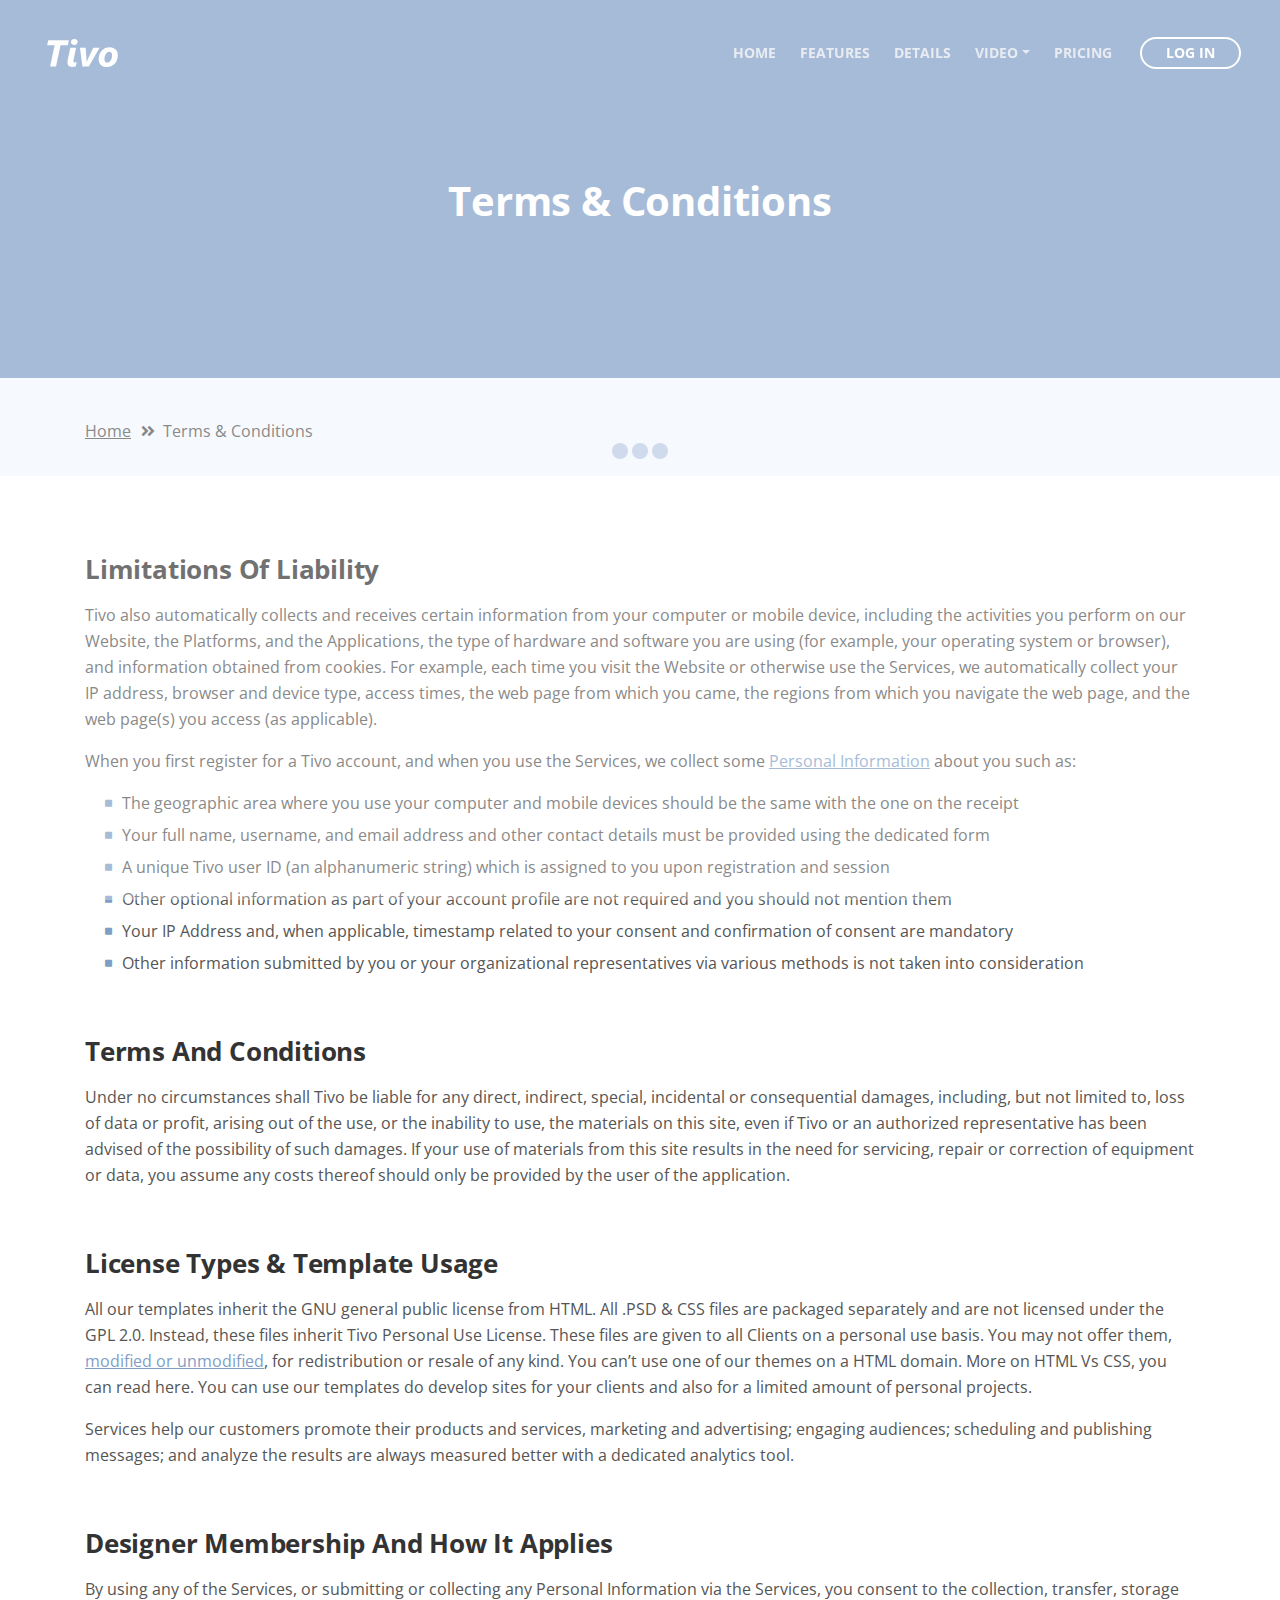
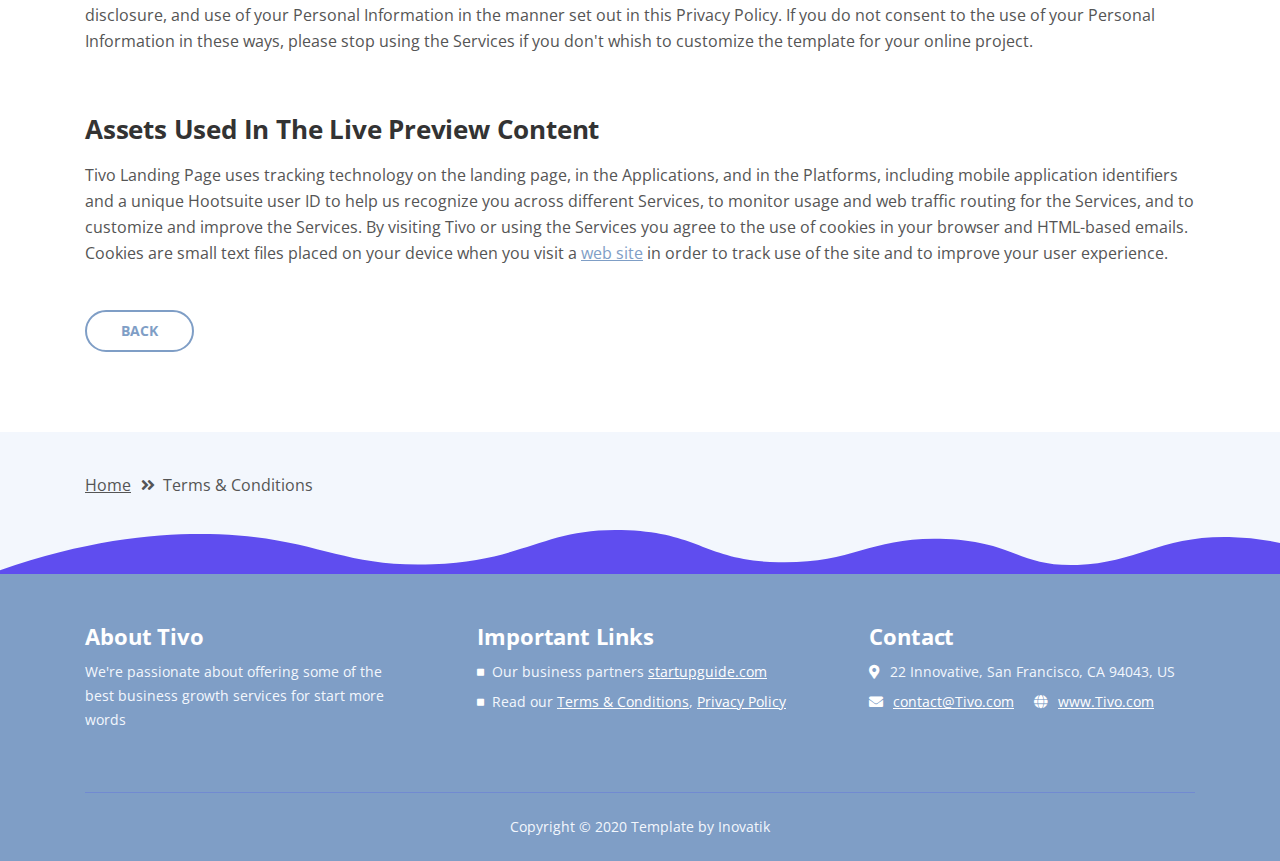
<file: terms-conditions.html>
<!DOCTYPE html>
<html lang="en">
<head>
    <meta charset="utf-8">
    <meta name="viewport" content="width=device-width, initial-scale=1, shrink-to-fit=no">
    
    <!-- SEO Meta Tags -->
    <meta name="description" content="Tivo is a HTML landing page template built with Bootstrap to help you crate engaging presentations for SaaS apps and convert visitors into users.">
    <meta name="author" content="Inovatik">

    <!-- OG Meta Tags to improve the way the post looks when you share the page on LinkedIn, Facebook, Google+ -->
	<meta property="og:site_name" content="" /> <!-- website name -->
	<meta property="og:site" content="" /> <!-- website link -->
	<meta property="og:title" content=""/> <!-- title shown in the actual shared post -->
	<meta property="og:description" content="" /> <!-- description shown in the actual shared post -->
	<meta property="og:image" content="" /> <!-- image link, make sure it's jpg -->
	<meta property="og:url" content="" /> <!-- where do you want your post to link to -->
	<meta property="og:type" content="article" />

    <!-- Website Title -->
    <title>Terms Conditions - Tivo - SaaS App HTML Landing Page Template</title>
    
    <!-- Styles -->
    <link href="https://fonts.googleapis.com/css?family=Open+Sans:400,400i,700&display=swap&subset=latin-ext" rel="stylesheet">
    <link href="css/bootstrap.css" rel="stylesheet">
    <link href="css/fontawesome-all.css" rel="stylesheet">
    <link href="css/swiper.css" rel="stylesheet">
	<link href="css/magnific-popup.css" rel="stylesheet">
	<link href="css/styles.css" rel="stylesheet">
	
	<!-- Favicon  -->
    <link rel="icon" href="images/favicon.png">
</head>
<body data-spy="scroll" data-target=".fixed-top">
    
    <!-- Preloader -->
	<div class="spinner-wrapper">
        <div class="spinner">
            <div class="bounce1"></div>
            <div class="bounce2"></div>
            <div class="bounce3"></div>
        </div>
    </div>
    <!-- end of preloader -->
    

    <!-- Navigation -->
    <nav class="navbar navbar-expand-lg navbar-dark navbar-custom fixed-top">
        <div class="container">

            <!-- Text Logo - Use this if you don't have a graphic logo -->
            <!-- <a class="navbar-brand logo-text page-scroll" href="index.html">Tivo</a> -->

            <!-- Image Logo -->
            <a class="navbar-brand logo-image" href="index.html"><img src="images/logo.svg" alt="alternative"></a> 
            
            <!-- Mobile Menu Toggle Button -->
            <button class="navbar-toggler" type="button" data-toggle="collapse" data-target="#navbarsExampleDefault" aria-controls="navbarsExampleDefault" aria-expanded="false" aria-label="Toggle navigation">
                <span class="navbar-toggler-awesome fas fa-bars"></span>
                <span class="navbar-toggler-awesome fas fa-times"></span>
            </button>
            <!-- end of mobile menu toggle button -->

            <div class="collapse navbar-collapse" id="navbarsExampleDefault">
                <ul class="navbar-nav ml-auto">
                    <li class="nav-item">
                        <a class="nav-link page-scroll" href="index.html#header">HOME <span class="sr-only">(current)</span></a>
                    </li>
                    <li class="nav-item">
                        <a class="nav-link page-scroll" href="index.html#features">FEATURES</a>
                    </li>
                    <li class="nav-item">
                        <a class="nav-link page-scroll" href="index.html#details">DETAILS</a>
                    </li>

                    <!-- Dropdown Menu -->          
                    <li class="nav-item dropdown">
                        <a class="nav-link dropdown-toggle page-scroll" href="index.html#video" id="navbarDropdown" role="button" aria-haspopup="true" aria-expanded="false">VIDEO</a>
                        <div class="dropdown-menu" aria-labelledby="navbarDropdown">
                            <a class="dropdown-item" href="article-details.html"><span class="item-text">ARTICLE DETAILS</span></a>
                            <div class="dropdown-items-divide-hr"></div>
                            <a class="dropdown-item" href="terms-conditions.html"><span class="item-text">TERMS CONDITIONS</span></a>
                            <div class="dropdown-items-divide-hr"></div>
                            <a class="dropdown-item" href="privacy-policy.html"><span class="item-text">PRIVACY POLICY</span></a>
                        </div>
                    </li>
                    <!-- end of dropdown menu -->

                    <li class="nav-item">
                        <a class="nav-link page-scroll" href="index.html#pricing">PRICING</a>
                    </li>
                </ul>
                <span class="nav-item">
                    <a class="btn-outline-sm" href="log-in.html">LOG IN</a>
                </span>
            </div>
        </div> <!-- end of container -->
    </nav> <!-- end of navbar -->
    <!-- end of navigation -->


    <!-- Header -->
    <header id="header" class="ex-header">
        <div class="container">
            <div class="row">
                <div class="col-lg-12">
                    <h1>Terms & Conditions</h1>
                </div> <!-- end of col -->
            </div> <!-- end of row -->
        </div> <!-- end of container -->
    </header> <!-- end of ex-header -->
    <!-- end of header -->


    <!-- Breadcrumbs -->
    <div class="ex-basic-1">
        <div class="container">
            <div class="row">
                <div class="col-lg-12">
                    <div class="breadcrumbs">
                        <a href="index.html">Home</a><i class="fa fa-angle-double-right"></i><span>Terms & Conditions</span>
                    </div> <!-- end of breadcrumbs -->
                </div> <!-- end of col -->
            </div> <!-- end of row -->
        </div> <!-- end of container -->
    </div> <!-- end of ex-basic-1 -->
    <!-- end of breadcrumbs -->


    <!-- Terms Content -->
    <div class="ex-basic-2">
        <div class="container">
            <div class="row">
                <div class="col-lg-12">
                    <div class="text-container">
                        <h3>Limitations Of Liability</h3>
                        <p>Tivo also automatically collects and receives certain information from your computer or mobile device, including the activities you perform on our Website, the Platforms, and the Applications, the type of hardware and software you are using (for example, your operating system or browser), and information obtained from cookies. For example, each time you visit the Website or otherwise use the Services, we automatically collect your IP address, browser and device type, access times, the web page from which you came, the regions from which you navigate the web page, and the web page(s) you access (as applicable).</p>
                        <p>When you first register for a Tivo account, and when you use the Services, we collect some <a class="blue" href="#your-link">Personal Information</a> about you such as:</p>
                        <ul class="list-unstyled li-space-lg indent">
                            <li class="media">
                                <i class="fas fa-square"></i>
                                <div class="media-body">The geographic area where you use your computer and mobile devices should be the same with the one on the receipt</div>
                            </li>
                            <li class="media">
                                <i class="fas fa-square"></i>
                                <div class="media-body">Your full name, username, and email address and other contact details must be provided using the dedicated form</div>
                            </li>
                            <li class="media">
                                <i class="fas fa-square"></i>
                                <div class="media-body">A unique Tivo user ID (an alphanumeric string) which is assigned to you upon registration and session</div>
                            </li>
                            <li class="media">
                                <i class="fas fa-square"></i>
                                <div class="media-body">Other optional information as part of your account profile are not required and you should not mention them</div>
                            </li>
                            <li class="media">
                                <i class="fas fa-square"></i>
                                <div class="media-body">Your IP Address and, when applicable, timestamp related to your consent and confirmation of consent are mandatory</div>
                            </li>
                            <li class="media">
                                <i class="fas fa-square"></i>
                                <div class="media-body">Other information submitted by you or your organizational representatives via various methods is not taken into consideration</div>
                            </li>
                        </ul>
                    </div> <!-- end of text-container -->
                    
                    <div class="text-container">
                        <h3>Terms And Conditions</h3>
                        <p>Under no circumstances shall Tivo be liable for any direct, indirect, special, incidental or consequential damages, including, but not limited to, loss of data or profit, arising out of the use, or the inability to use, the materials on this site, even if Tivo or an authorized representative has been advised of the possibility of such damages. If your use of materials from this site results in the need for servicing, repair or correction of equipment or data, you assume any costs thereof should only be provided by the user of the application.</p>
                    </div> <!-- end of text-container -->

                    <div class="text-container">
                        <h3>License Types & Template Usage</h3>
                        <p>All our templates inherit the GNU general public license from HTML. All .PSD & CSS files are packaged separately and are not licensed under the GPL 2.0. Instead, these files inherit Tivo Personal Use License. These files are given to all Clients on a personal use basis. You may not offer them, <a class="blue" href="#your-link">modified or unmodified</a>, for redistribution or resale of any kind. You can’t use one of our themes on a HTML domain. More on HTML Vs CSS, you can read here. You can use our templates do develop sites for your clients and also for a limited amount of personal projects.</p>
                        <p>Services help our customers promote their products and services, marketing and advertising; engaging audiences; scheduling and publishing messages; and analyze the results are always measured better with a dedicated analytics tool.</p>
                    </div> <!-- end of text-container -->

                    <div class="text-container">
                        <h3>Designer Membership And How It Applies</h3>
                        <p>By using any of the Services, or submitting or collecting any Personal Information via the Services, you consent to the collection, transfer, storage disclosure, and use of your Personal Information in the manner set out in this Privacy Policy. If you do not consent to the use of your Personal Information in these ways, please stop using the Services if you don't whish to customize the template for your online project.</p>
                    </div> <!-- end of text-container -->
                    
                    <div class="text-container last">
                        <h3>Assets Used In The Live Preview Content</h3>
                        <p>Tivo Landing Page uses tracking technology on the landing page, in the Applications, and in the Platforms, including mobile application identifiers and a unique Hootsuite user ID to help us recognize you across different Services, to monitor usage and web traffic routing for the Services, and to customize and improve the Services. By visiting Tivo or using the Services you agree to the use of cookies in your browser and HTML-based emails. Cookies are small text files placed on your device when you visit a <a class="blue" href="#your-link">web site</a> in order to track use of the site and to improve your user experience.</p>
                        <a class="btn-outline-reg" href="index.html">BACK</a>
                    </div> <!-- end of text-container -->
                </div>
            </div> <!-- end of row -->
        </div> <!-- end of container -->
    </div> <!-- end of ex-basic -->
    <!-- end of terms content -->

    
    <!-- Breadcrumbs -->
    <div class="ex-basic-1">
        <div class="container">
            <div class="row">
                <div class="col-lg-12">
                    <div class="breadcrumbs">
                        <a href="index.html">Home</a><i class="fa fa-angle-double-right"></i><span>Terms & Conditions</span>
                    </div> <!-- end of breadcrumbs -->
                </div> <!-- end of col -->
            </div> <!-- end of row -->
        </div> <!-- end of container -->
    </div> <!-- end of ex-basic-1 -->
    <!-- end of breadcrumbs -->


    <!-- Footer -->
    <svg class="ex-footer-frame" data-name="Layer 2" xmlns="http://www.w3.org/2000/svg" preserveAspectRatio="none" viewBox="0 0 1920 79"><defs><style>.cls-2{fill:#5f4def;}</style></defs><title>footer-frame</title><path class="cls-2" d="M0,72.427C143,12.138,255.5,4.577,328.644,7.943c147.721,6.8,183.881,60.242,320.83,53.737,143-6.793,167.826-68.128,293-60.9,109.095,6.3,115.68,54.364,225.251,57.319,113.58,3.064,138.8-47.711,251.189-41.8,104.012,5.474,109.713,50.4,197.369,46.572,89.549-3.91,124.375-52.563,227.622-50.155A338.646,338.646,0,0,1,1920,23.467V79.75H0V72.427Z" transform="translate(0 -0.188)"/></svg>
    <div class="footer">
        <div class="container">
            <div class="row">
                <div class="col-md-4">
                    <div class="footer-col first">
                        <h4>About Tivo</h4>
                        <p class="p-small">We're passionate about offering some of the best business growth services for start more words</p>
                    </div>
                </div> <!-- end of col -->
                <div class="col-md-4">
                    <div class="footer-col middle">
                        <h4>Important Links</h4>
                        <ul class="list-unstyled li-space-lg p-small">
                            <li class="media">
                                <i class="fas fa-square"></i>
                                <div class="media-body">Our business partners <a class="white" href="#your-link">startupguide.com</a></div>
                            </li>
                            <li class="media">
                                <i class="fas fa-square"></i>
                                <div class="media-body">Read our <a class="white" href="terms-conditions.html">Terms & Conditions</a>, <a class="white" href="privacy-policy.html">Privacy Policy</a></div>
                            </li>
                        </ul>
                    </div>
                </div> <!-- end of col -->
                <div class="col-md-4">
                    <div class="footer-col last">
                        <h4>Contact</h4>
                        <ul class="list-unstyled li-space-lg p-small">
                            <li class="media">
                                <i class="fas fa-map-marker-alt"></i>
                                <div class="media-body">22 Innovative, San Francisco, CA 94043, US</div>
                            </li>
                            <li class="media">
                                <i class="fas fa-envelope"></i>
                                <div class="media-body"><a class="white" href="mailto:contact@Tivo.com">contact@Tivo.com</a> <i class="fas fa-globe"></i><a class="white" href="#your-link">www.Tivo.com</a></div>
                            </li>
                        </ul>
                    </div> 
                </div> <!-- end of col -->
            </div> <!-- end of row -->
        </div> <!-- end of container -->
    </div> <!-- end of footer -->  
    <!-- end of footer -->


    <!-- Copyright -->
    <div class="copyright">
        <div class="container">
            <div class="row">
                <div class="col-lg-12">
                    <p class="p-small">Copyright © 2020 <a href="https://inovatik.com">Template by Inovatik</a></p>
                </div> <!-- end of col -->
            </div> <!-- enf of row -->
        </div> <!-- end of container -->
    </div> <!-- end of copyright --> 
    <!-- end of copyright -->
    
    	
    <!-- Scripts -->
    <script src="js/jquery.min.js"></script> <!-- jQuery for Bootstrap's JavaScript plugins -->
    <script src="js/popper.min.js"></script> <!-- Popper tooltip library for Bootstrap -->
    <script src="js/bootstrap.min.js"></script> <!-- Bootstrap framework -->
    <script src="js/jquery.easing.min.js"></script> <!-- jQuery Easing for smooth scrolling between anchors -->
    <script src="js/swiper.min.js"></script> <!-- Swiper for image and text sliders -->
    <script src="js/jquery.magnific-popup.js"></script> <!-- Magnific Popup for lightboxes -->
    <script src="js/validator.min.js"></script> <!-- Validator.js - Bootstrap plugin that validates forms -->
    <script src="js/scripts.js"></script> <!-- Custom scripts -->
</body>
</html>
</file>
<file: css/styles.css>
/******************************/
/*     01. General Styles     */
/******************************/
body,
html {
    width: 100%;
	height: 100%;
}

body, p {
	color: #555; 
	font: 400 1rem/1.625rem "Open Sans", sans-serif;;
}

.p-large {
	font: 400 1.125rem/1.75rem "Open Sans", sans-serif;
}

.p-small {
	font: 400 0.875rem/1.5rem "Open Sans", sans-serif;
}

h1 {
	color: #333;
	font: 700 2.5rem/3.125rem "Open Sans", sans-serif;
	letter-spacing: -0.2px;
}

h2 {
	color: #333;
	font: 700 2rem/2.625rem "Open Sans", sans-serif;
	letter-spacing: -0.2px;
}

h3 {
	color: #333;
	font: 700 1.625rem/2.125rem "Open Sans", sans-serif;
	letter-spacing: -0.2px;
}

h4 {
	color: #333;
	font: 700 1.375rem/1.75rem "Open Sans", sans-serif;
	letter-spacing: -0.1px;
}

h5 {
	color: #333;
	font: 700 1.125rem/1.5rem "Open Sans", sans-serif;
	letter-spacing: -0.1px;
}

h6 {
	color: #333;
	font: 700 1rem/1.375rem "Open Sans", sans-serif;
	letter-spacing: -0.1px;
}

.above-heading {
	color: #33a339;
	font: 700 0.75rem/0.875rem "Open Sans", sans-serif;
	text-align: center;
}

.p-heading {
	margin-bottom: 3.25rem;
}

.testimonial-text {
	font: italic 400 1rem/1.625rem "Open Sans", sans-serif;
}

.testimonial-author {
	font: 700 1rem/1.625rem "Open Sans", sans-serif;
	letter-spacing: -0.1px;
}

.li-space-lg li {
	margin-bottom: 0.375rem;
}

.indent {
	padding-left: 1.25rem;
}

a {
	color: #555;
	text-decoration: underline;
}

a:hover {
	color: #555;
	text-decoration: underline;
}

a.white {
	color: #fff;
}

.decorative-line {
	display: block;
	width: 5rem;
	height: 0.5rem;
	margin-right: auto;
	margin-left: auto;
}

.blue {
	color: #7f9ec6;
}

.btn-solid-reg {
	display: inline-block;
	padding: 1.1875rem 2.125rem 1.1875rem 2.125rem;
	border: 0.125rem solid #7f9ec6;
	border-radius: 2rem;
	background-color: #7f9ec6;
	color: #fff;
	font: 700 0.875rem/0 "Open Sans", sans-serif;
	text-decoration: none;
	transition: all 0.2s;
}

.btn-solid-reg:hover {
	background-color: transparent;
	color: #7f9ec6;
	text-decoration: none;
}

.btn-solid-lg {
	display: inline-block;
	padding: 1.375rem 2.625rem 1.375rem 2.625rem;
	border: 0.125rem solid #7f9ec6;
	border-radius: 2rem;
	background-color: #7f9ec6;
	color: #fff;
	font: 700 0.875rem/0 "Open Sans", sans-serif;
	text-decoration: none;
	transition: all 0.2s;
}

.btn-solid-lg:hover {
	background-color: transparent;
	color: #7f9ec6;
	text-decoration: none;
}

.btn-outline-reg {
	display: inline-block;
	padding: 1.1875rem 2.125rem 1.1875rem 2.125rem;
	border: 0.125rem solid #7f9ec6;
	border-radius: 2rem;
	background-color: transparent;
	color: #7f9ec6;
	font: 700 0.875rem/0 "Open Sans", sans-serif;
	text-decoration: none;
	transition: all 0.2s;
}

.btn-outline-reg:hover {
	background-color: #7f9ec6;
	color: #fff;
	text-decoration: none;
}

.btn-outline-lg {
	display: inline-block;
	padding: 1.375rem 2.625rem 1.375rem 2.625rem;
	border: 0.125rem solid #7f9ec6;
	border-radius: 2rem;
	background-color: transparent;
	color: #7f9ec6;
	font: 700 0.875rem/0 "Open Sans", sans-serif;
	text-decoration: none;
	transition: all 0.2s;
}

.btn-outline-lg:hover {
	background-color: #7f9ec6;
	color: #fff;
	text-decoration: none;
}

.btn-outline-sm {
	display: inline-block;
	padding: 0.875rem 1.5rem 0.875rem 1.5rem;
	border: 0.125rem solid #7f9ec6;
	border-radius: 2rem;
	background-color: transparent;
	color: #7f9ec6;
	font: 700 0.875rem/0 "Open Sans", sans-serif;
	text-decoration: none;
	transition: all 0.2s;
}

.btn-outline-sm:hover {
	background-color: #7f9ec6;
	color: #fff;
	text-decoration: none;
}

.form-group {
	position: relative;
	margin-bottom: 1.25rem;
}

.form-group.has-error.has-danger {
	margin-bottom: 0.625rem;
}

.form-group.has-error.has-danger .help-block.with-errors ul {
	margin-top: 0.375rem;
}

.label-control {
	position: absolute;
	top: 0.87rem;
	left: 1.25rem;
	color: #555;
	opacity: 1;
	font: 400 0.875rem/1.375rem "Open Sans", sans-serif;
	cursor: text;
	transition: all 0.2s ease;
}

/* IE10+ hack to solve lower label text position compared to the rest of the browsers */
@media screen and (-ms-high-contrast: active), screen and (-ms-high-contrast: none) {  
	.label-control {
		top: 0.9375rem;
	}
}

.form-control-input:focus + .label-control,
.form-control-input.notEmpty + .label-control,
.form-control-textarea:focus + .label-control,
.form-control-textarea.notEmpty + .label-control {
	top: 0.125rem;
	opacity: 1;
	font-size: 0.75rem;
	font-weight: 700;
}

.form-control-input,
.form-control-select {
	display: block; /* needed for proper display of the label in Firefox, IE, Edge */
	width: 100%;
	padding-top: 1.0625rem;
	padding-bottom: 0.0625rem;
	padding-left: 1.25rem;
	border: 1px solid #c4d8dc;
	border-radius: 0.25rem;
	background-color: #fff;
	color: #555;
	font: 400 0.875rem/1.875rem "Open Sans", sans-serif;
	transition: all 0.2s;
	-webkit-appearance: none; /* removes inner shadow on form inputs on ios safari */
}

.form-control-select {
	padding-top: 0.5rem;
	padding-bottom: 0.5rem;
	height: 3rem;
}

/* IE10+ hack to solve lower label text position compared to the rest of the browsers */
@media screen and (-ms-high-contrast: active), screen and (-ms-high-contrast: none) {  
	.form-control-input {
		padding-top: 1.25rem;
		padding-bottom: 0.75rem;
		line-height: 1.75rem;
	}

	.form-control-select {
		padding-top: 0.875rem;
		padding-bottom: 0.75rem;
		height: 3.125rem;
		line-height: 2.125rem;
	}
}

select {
    /* you should keep these first rules in place to maintain cross-browser behavior */
    -webkit-appearance: none;
	-moz-appearance: none;
	-ms-appearance: none;
    -o-appearance: none;
    appearance: none;
    background-image: url('../images/down-arrow.png');
    background-position: 96% 50%;
    background-repeat: no-repeat;
    outline: none;
}

select::-ms-expand {
    display: none; /* removes the ugly default down arrow on select form field in IE11 */
}

.form-control-textarea {
	display: block; /* used to eliminate a bottom gap difference between Chrome and IE/FF */
	width: 100%;
	height: 8rem; /* used instead of html rows to normalize height between Chrome and IE/FF */
	padding-top: 1.25rem;
	padding-left: 1.3125rem;
	border: 1px solid #c4d8dc;
	border-radius: 0.25rem;
	background-color: #fff;
	color: #555;
	font: 400 0.875rem/1.75rem "Open Sans", sans-serif;
	transition: all 0.2s;
}

.form-control-input:focus,
.form-control-select:focus,
.form-control-textarea:focus {
	border: 1px solid #a1a1a1;
	outline: none; /* Removes blue border on focus */
}

.form-control-input:hover,
.form-control-select:hover,
.form-control-textarea:hover {
	border: 1px solid #a1a1a1;
}

.checkbox {
	font: 400 0.75rem/1.25rem "Open Sans", sans-serif;
}

input[type='checkbox'] {
	vertical-align: -15%;
	margin-right: 0.375rem;
}

/* IE10+ hack to raise checkbox field position compared to the rest of the browsers */
@media screen and (-ms-high-contrast: active), screen and (-ms-high-contrast: none) {  
	input[type='checkbox'] {
		vertical-align: -9%;
	}
}

.form-control-submit-button {
	display: inline-block;
	width: 100%;
	height: 3.125rem;
	border: 1px solid #7f9ec6;
	border-radius: 1.5rem;
	background-color: #7f9ec6;
	color: #fff;
	font: 700 0.875rem/0 "Open Sans", sans-serif;
	cursor: pointer;
	transition: all 0.2s;
}

.form-control-submit-button:hover {
	background-color: transparent;
	color: #7f9ec6;
}

/* Form Success And Error Message Formatting */
#smsgSubmit.h3.text-center.tada.animated,
#lmsgSubmit.h3.text-center.tada.animated,
#nmsgSubmit.h3.text-center.tada.animated,
#pmsgSubmit.h3.text-center.tada.animated,
#smsgSubmit.h3.text-center,
#lmsgSubmit.h3.text-center,
#nmsgSubmit.h3.text-center,
#pmsgSubmit.h3.text-center {
	display: block;
	margin-bottom: 0;
	color: #555;
	font-size: 1.125rem;
	line-height: 1rem;
}

.help-block.with-errors .list-unstyled {
	color: #555;
	font-size: 0.75rem;
	line-height: 1.125rem;
	text-align: left;
}

.help-block.with-errors ul {
	margin-bottom: 0;
}
/* end of form success and error message formatting */

/* Form Success And Error Message Animation - Animate.css */
@-webkit-keyframes tada {
	from {
		-webkit-transform: scale3d(1, 1, 1);
		-ms-transform: scale3d(1, 1, 1);
		transform: scale3d(1, 1, 1);
	}
	10%, 20% {
		-webkit-transform: scale3d(.9, .9, .9) rotate3d(0, 0, 1, -3deg);
		-ms-transform: scale3d(.9, .9, .9) rotate3d(0, 0, 1, -3deg);
		transform: scale3d(.9, .9, .9) rotate3d(0, 0, 1, -3deg);
	}
	30%, 50%, 70%, 90% {
		-webkit-transform: scale3d(1.1, 1.1, 1.1) rotate3d(0, 0, 1, 3deg);
		-ms-transform: scale3d(1.1, 1.1, 1.1) rotate3d(0, 0, 1, 3deg);
		transform: scale3d(1.1, 1.1, 1.1) rotate3d(0, 0, 1, 3deg);
	}
	40%, 60%, 80% {
		-webkit-transform: scale3d(1.1, 1.1, 1.1) rotate3d(0, 0, 1, -3deg);
		-ms-transform: scale3d(1.1, 1.1, 1.1) rotate3d(0, 0, 1, -3deg);
		transform: scale3d(1.1, 1.1, 1.1) rotate3d(0, 0, 1, -3deg);
	}
	to {
		-webkit-transform: scale3d(1, 1, 1);
		-ms-transform: scale3d(1, 1, 1);
		transform: scale3d(1, 1, 1);
	}
}

@keyframes tada {
	from {
		-webkit-transform: scale3d(1, 1, 1);
		-ms-transform: scale3d(1, 1, 1);
		transform: scale3d(1, 1, 1);
	}
	10%, 20% {
		-webkit-transform: scale3d(.9, .9, .9) rotate3d(0, 0, 1, -3deg);
		-ms-transform: scale3d(.9, .9, .9) rotate3d(0, 0, 1, -3deg);
		transform: scale3d(.9, .9, .9) rotate3d(0, 0, 1, -3deg);
	}
	30%, 50%, 70%, 90% {
		-webkit-transform: scale3d(1.1, 1.1, 1.1) rotate3d(0, 0, 1, 3deg);
		-ms-transform: scale3d(1.1, 1.1, 1.1) rotate3d(0, 0, 1, 3deg);
		transform: scale3d(1.1, 1.1, 1.1) rotate3d(0, 0, 1, 3deg);
	}
	40%, 60%, 80% {
		-webkit-transform: scale3d(1.1, 1.1, 1.1) rotate3d(0, 0, 1, -3deg);
		-ms-transform: scale3d(1.1, 1.1, 1.1) rotate3d(0, 0, 1, -3deg);
		transform: scale3d(1.1, 1.1, 1.1) rotate3d(0, 0, 1, -3deg);
	}
	to {
		-webkit-transform: scale3d(1, 1, 1);
		-ms-transform: scale3d(1, 1, 1);
		transform: scale3d(1, 1, 1);
	}
}

.tada {
	-webkit-animation-name: tada;
	animation-name: tada;
}

.animated {
	-webkit-animation-duration: 1s;
	animation-duration: 1s;
	-webkit-animation-fill-mode: both;
	animation-fill-mode: both;
}
/* end of form success and error message animation - Animate.css */

/* Fade-move Animation For Details Lightbox - Magnific Popup */
/* at start */
.my-mfp-slide-bottom .zoom-anim-dialog {
	opacity: 0;
	transition: all 0.2s ease-out;
	-webkit-transform: translateY(-1.25rem) perspective(37.5rem) rotateX(10deg);
	-ms-transform: translateY(-1.25rem) perspective(37.5rem) rotateX(10deg);
	transform: translateY(-1.25rem) perspective(37.5rem) rotateX(10deg);
}

/* animate in */
.my-mfp-slide-bottom.mfp-ready .zoom-anim-dialog {
	opacity: 1;
	-webkit-transform: translateY(0) perspective(37.5rem) rotateX(0); 
	-ms-transform: translateY(0) perspective(37.5rem) rotateX(0); 
	transform: translateY(0) perspective(37.5rem) rotateX(0); 
}

/* animate out */
.my-mfp-slide-bottom.mfp-removing .zoom-anim-dialog {
	opacity: 0;
	-webkit-transform: translateY(-0.625rem) perspective(37.5rem) rotateX(10deg); 
	-ms-transform: translateY(-0.625rem) perspective(37.5rem) rotateX(10deg); 
	transform: translateY(-0.625rem) perspective(37.5rem) rotateX(10deg); 
}

/* dark overlay, start state */
.my-mfp-slide-bottom.mfp-bg {
	opacity: 0;
	transition: opacity 0.2s ease-out;
}

/* animate in */
.my-mfp-slide-bottom.mfp-ready.mfp-bg {
	opacity: 0.8;
}
/* animate out */
.my-mfp-slide-bottom.mfp-removing.mfp-bg {
	opacity: 0;
}
/* end of fade-move animation for details lightbox - magnific popup */

/* Fade Animation For Image Lightbox - Magnific Popup */
@-webkit-keyframes fadeIn {
	from {
		opacity: 0;
	}
	to {
		opacity: 1;
	}
}

@keyframes fadeIn {
	from {
		opacity: 0;
	}
	to {
		opacity: 1;
	}
}

.fadeIn {
	-webkit-animation: fadeIn 0.6s;
	animation: fadeIn 0.6s;
}

@-webkit-keyframes fadeOut {
	from {
		opacity: 1;
	}
	to {
		opacity: 0;
	}
}

@keyframes fadeOut {
	from {
		opacity: 1;
	}
	to {
		opacity: 0;
	}
}

.fadeOut {
	-webkit-animation: fadeOut 0.8s;
	animation: fadeOut 0.8s;
}
/* end of fade animation for image lightbox - magnific popup */


/*************************/
/*     02. Preloader     */
/*************************/
.spinner-wrapper {
	position: fixed;
	z-index: 999999;
	top: 0;
	right: 0;
	bottom: 0;
	left: 0;
	background: #fff;
}

.spinner {
	position: absolute;
	top: 50%; /* centers the loading animation vertically one the screen */
	left: 50%; /* centers the loading animation horizontally one the screen */
	width: 3.75rem;
	height: 1.25rem;
	margin: -0.625rem 0 0 -1.875rem; /* is width and height divided by two */ 
	text-align: center;
}

.spinner > div {
	display: inline-block;
	width: 1rem;
	height: 1rem;
	border-radius: 100%;
	background-color: #7f9ec6;
	-webkit-animation: sk-bouncedelay 1.4s infinite ease-in-out both;
	animation: sk-bouncedelay 1.4s infinite ease-in-out both;
}

.spinner .bounce1 {
	-webkit-animation-delay: -0.32s;
	animation-delay: -0.32s;
}

.spinner .bounce2 {
	-webkit-animation-delay: -0.16s;
	animation-delay: -0.16s;
}

@-webkit-keyframes sk-bouncedelay {
	0%, 80%, 100% { -webkit-transform: scale(0); }
	40% { -webkit-transform: scale(1.0); }
}

@keyframes sk-bouncedelay {
	0%, 80%, 100% { 
		-webkit-transform: scale(0);
		-ms-transform: scale(0);
		transform: scale(0);
	} 40% { 
		-webkit-transform: scale(1.0);
		-ms-transform: scale(1.0);
		transform: scale(1.0);
	}
}


/**************************/
/*     03. Navigation     */
/**************************/
.navbar-custom {
	background-color: #7f9ec6;
	box-shadow: 0 0.0625rem 0.375rem 0 rgba(0, 0, 0, 0.1);
	font: 700 0.875rem/0.875rem "Open Sans", sans-serif;
	transition: all 0.2s;
}

.navbar-custom .container {
	max-width: 87.5rem;
}

.navbar-custom .navbar-brand.logo-image img {
    width: 4.4375rem;
	height: 1.75rem;
}

.navbar-custom .navbar-brand.logo-text {
	font: 700 2rem/1.5rem "Open Sans", sans-serif;
	color: #fff;;
	text-decoration: none;
}

.navbar-custom .navbar-nav {
	margin-top: 0.75rem;
	margin-bottom: 0.5rem;
}

.navbar-custom .nav-item .nav-link {
	padding: 0.625rem 0.75rem 0.625rem 0.75rem;
	color: #f7f5f5;
	opacity: 0.8;
	text-decoration: none;
	transition: all 0.2s ease;
}

.navbar-custom .nav-item .nav-link:hover,
.navbar-custom .nav-item .nav-link.active {
	color: #fff;
	opacity: 1;
}

/* Dropdown Menu */
.navbar-custom .dropdown:hover > .dropdown-menu {
	display: block; /* this makes the dropdown menu stay open while hovering it */
	min-width: auto;
	animation: fadeDropdown 0.2s; /* required for the fade animation */
}

@keyframes fadeDropdown {
    0% {
        opacity: 0;
    }

    100% {
        opacity: 1;
    }
}

.navbar-custom .dropdown-toggle:focus { /* removes dropdown outline on focus */
	outline: 0;
}

.navbar-custom .dropdown-menu {
	margin-top: 0;
	border: none;
	border-radius: 0.25rem;
	background-color:  #a7c5eb;
}

.navbar-custom .dropdown-item {
	color: #f7f5f5;
	opacity: 0.8;
	font: 700 0.875rem/0.875rem "Open Sans", sans-serif;
	text-decoration: none;
}

.navbar-custom .dropdown-item:hover {
	background-color: #7f9ec6;
	color: #fff;
	opacity: 1;
}

.navbar-custom .dropdown-items-divide-hr {
	width: 100%;
	height: 1px;
	margin: 0.75rem auto 0.725rem auto;
	border: none;
	background-color: #c4d8dc;
	opacity: 0.2;
}
/* end of dropdown menu */

.navbar-custom .nav-item .btn-outline-sm {
	margin-top: 0.25rem;
	margin-bottom: 1.375rem;
	margin-left: 0.5rem;
	border: 0.125rem solid #fff;
	color: #fff;
}

.navbar-custom .nav-item .btn-outline-sm:hover {
	background-color: #fff;
	color: #a7c5eb;
}

.navbar-custom .navbar-toggler {
	padding: 0;
	border: none;
	color: #fff;
	font-size: 2rem;
}

.navbar-custom button[aria-expanded='false'] .navbar-toggler-awesome.fas.fa-times{
	display: none;
}

.navbar-custom button[aria-expanded='false'] .navbar-toggler-awesome.fas.fa-bars{
	display: inline-block;
}

.navbar-custom button[aria-expanded='true'] .navbar-toggler-awesome.fas.fa-bars{
	display: none;
}

.navbar-custom button[aria-expanded='true'] .navbar-toggler-awesome.fas.fa-times{
	display: inline-block;
	margin-right: 0.125rem;
}


/*********************/
/*    04. Header     */
/*********************/
.header {
	background-color: #8db596;
}

.header .header-content {
	padding-top: 8rem;
	padding-bottom: 4rem;
	text-align: center;
}

.header .text-container {
	margin-bottom: 3rem;
}

.header h1 {
	margin-bottom: 1rem;
	color: #fff;
	font-size: 2.5rem;
	line-height: 3rem;
}

.header .p-large {
	margin-bottom: 2rem;
	color: #f3f7fd;
}

.header .btn-solid-lg {
	margin-right: 0.5rem;
	margin-bottom: 1.125rem;
	margin-left: 0.5rem;
	border-color: #f3f7fd;
	background-color: #f3f7fd;
	color: #7f9ec6;
}

.header .btn-solid-lg:hover {
	background: transparent;
	color: #f3f7fd;
}

.header .btn-outline-lg {
	border-color: #f3f7fd;
	color: #f3f7fd;
}

.header .btn-outline-lg:hover {
	background-color: #f3f7fd;
	color: #7f9ec6;
}

.header-frame {
	margin-top: -1px; /* To remove white margin in FF */
	width: 100%;
	height: 2.25rem;
}


/*************************/
/*     05. Customers     */
/*************************/
.slider-1 {
	padding-top: 5rem;
	padding-bottom: 3.25rem;
}

.slider-1 .slider-container {
	text-align: center;
}


/***************************/
/*     06. Description     */
/***************************/
.cards-1 {
	padding-top: 3.25rem;
	padding-bottom: 3rem;
	text-align: center;
}

.cards-1 .h2-heading {
	margin-bottom: 3.5rem;
}

.cards-1 .card {
	max-width: 21rem;
	margin-right: auto;
	margin-bottom: 3.5rem;
	margin-left: auto;
	padding: 0;
	border: none;
}

.cards-1 .card-image {
	max-width: 16rem;
	margin-right: auto;
	margin-bottom: 2rem;
	margin-left: auto;
}

.cards-1 .card-title {
	margin-bottom: 0.5rem;
}

.cards-1 .card-body {
	padding: 0;
}


/************************/
/*     07. Features     */
/************************/
.tabs {
	padding-top: 8rem;
	padding-bottom: 8.125rem;
	background-color: #f3f7fd;
}

.tabs .h2-heading,
.tabs .p-heading {
	text-align: center;
}

.tabs .nav-tabs {
	display: block;
	margin-bottom: 2.25rem;
	border-bottom: none;
}

.tabs .nav-link {
	padding: 0.375rem 1rem 0.375rem 1rem;
	border: none;
	color: #86929b;
	font-weight: 700;
	font-size: 1.25rem;
	line-height: 1.75rem;
	text-align: center;
	text-decoration: none;
	transition: all 0.2s ease;
}

.tabs .nav-link:hover,
.tabs .nav-link.active {
	background: transparent;
	color: #7f9ec6;
}

.tabs .nav-link .fas {
	margin-right: 0.625rem;
}

.tabs .image-container {
	margin-bottom: 2.75rem;
}

.tabs .list-unstyled .fas {
	color: #7f9ec6;
	font-size: 0.5rem;
	line-height: 1.625rem;
}

.tabs .list-unstyled .media-body {
	margin-left: 0.625rem;
}

.tabs #tab-1 h3 {
	margin-bottom: 0.75rem;
}

.tabs #tab-1 .list-unstyled {
	margin-bottom: 1.5rem;
}

.tabs #tab-2 h3 {
	margin-bottom: 0.75rem;
}

.tabs #tab-2 .list-unstyled {
	margin-bottom: 1.5rem;
}

.tabs #tab-3 h3 {
	margin-bottom: 0.75rem;
}

.tabs #tab-3 .list-unstyled {
	margin-bottom: 1.5rem;
}


/***********************************/
/*     08. Features Lightboxes     */
/***********************************/
.lightbox-basic {
	margin: 2.5rem auto;
	padding: 2rem 1.5rem 2rem 1.5rem;
	border-radius: 0.25rem;
	background: #fff;
	text-align: left;
}

.lightbox-basic .container {
	padding-right: 0;
	padding-left: 0;
}

.lightbox-basic .image-container {
	max-width: 33.75rem;
	margin-right: auto;
	margin-bottom: 3rem;
	margin-left: auto;
}

.lightbox-basic h3 {
	margin-bottom: 0.5rem;
}

.lightbox-basic hr {
	width: 2.5rem;
	height: 0.125rem;
	margin-top: 0;
	margin-bottom: 0.875rem;
	margin-left: 0;
	border: 0;
	background-color: #7f9ec6;
	text-align: left;
}

.lightbox-basic h4 {
	margin-bottom: 1rem;
}

.lightbox-basic .list-unstyled .fas {
	color:#7f9ec6;
	font-size: 0.5rem;
	line-height: 1.625rem;
}

.lightbox-basic .list-unstyled .media-body {
	margin-left: 0.625rem;
}

.lightbox-basic .btn-outline-reg,
.lightbox-basic .btn-solid-reg {
	margin-top: 0.75rem;
}

/* Signup Button */
.lightbox-basic .btn-solid-reg.mfp-close {
	position: relative;
	width: auto;
	height: auto;
	color: #fff;
	opacity: 1;
}

.lightbox-basic .btn-solid-reg.mfp-close:hover {
	color: #7f9ec6;
}
/* end of signup Button */

/* Back Button */
.lightbox-basic a.mfp-close.as-button {
	position: relative;
	width: auto;
	height: auto;
	margin-left: 0.375rem;
	color: #7f9ec6;
	opacity: 1;
}

.lightbox-basic a.mfp-close.as-button:hover {
	color: #fff;
}
/* end of back button */

.lightbox-basic button.mfp-close.x-button {
	position: absolute;
	top: -0.125rem;
	right: -0.125rem;
	width: 2.75rem;
	height: 2.75rem;
	color: #707984;
}


/***********************/
/*     09. Details     */
/***********************/
.basic-1 {
	padding-top: 7.5rem;
	padding-bottom: 8rem;
}

.basic-1 .text-container {
	margin-bottom: 3.75rem;
}

.basic-1 .list-unstyled {
	margin-bottom: 1.375rem;
}

.basic-1 .list-unstyled .fas {
	color: #7f9ec6;
	font-size: 0.5rem;
	line-height: 1.625rem;
}

.basic-1 .list-unstyled .media-body {
	margin-left: 0.625rem;
}


/*********************/
/*     10. Video     */
/*********************/
.basic-2 {
	padding-top: 8rem;
	padding-bottom: 6.75rem;
	background-color: #f3f7fd;
	text-align: center;
}

.basic-2 .image-container {
	margin-bottom: 2rem;
}

.basic-2 .image-container img {
	border-radius: 0.75rem;
}

.basic-2 .video-wrapper {
	position: relative;
}

/* Video Play Button */
.basic-2 .video-play-button {
	position: absolute;
	z-index: 10;
	top: 50%;
	left: 50%;
	display: block;
	box-sizing: content-box;
	width: 2rem;
	height: 2.75rem;
	padding: 1.125rem 1.25rem 1.125rem 1.75rem;
	border-radius: 50%;
	-webkit-transform: translateX(-50%) translateY(-50%);
	-ms-transform: translateX(-50%) translateY(-50%);
	transform: translateX(-50%) translateY(-50%);
}
  
.basic-2 .video-play-button:before {
	content: "";
	position: absolute;
	z-index: 0;
	top: 50%;
	left: 50%;
	display: block;
	width: 4.75rem;
	height: 4.75rem;
	border-radius: 50%;
	background: #7f9ec6;
	animation: pulse-border 1500ms ease-out infinite;
	-webkit-transform: translateX(-50%) translateY(-50%);
	-ms-transform: translateX(-50%) translateY(-50%);
	transform: translateX(-50%) translateY(-50%);
}
  
.basic-2 .video-play-button:after {
	content: "";
	position: absolute;
	z-index: 1;
	top: 50%;
	left: 50%;
	display: block;
	width: 4.375rem;
	height: 4.375rem;
	border-radius: 50%;
	background: #7f9ec6;
	transition: all 200ms;
	-webkit-transform: translateX(-50%) translateY(-50%);
	-ms-transform: translateX(-50%) translateY(-50%);
	transform: translateX(-50%) translateY(-50%);
}
  
.basic-2 .video-play-button span {
	position: relative;
	display: block;
	z-index: 3;
	top: 0.375rem;
	left: 0.25rem;
	width: 0;
	height: 0;
	border-left: 1.625rem solid #fff;
	border-top: 1rem solid transparent;
	border-bottom: 1rem solid transparent;
}
  
@keyframes pulse-border {
	0% {
		transform: translateX(-50%) translateY(-50%) translateZ(0) scale(1);
		opacity: 1;
	}
	100% {
		transform: translateX(-50%) translateY(-50%) translateZ(0) scale(1.5);
		opacity: 0;
	}
}
/* end of video play button */  

.basic-2 .p-heading {
	margin-bottom: 1rem;
}


/***********************/
/*     11. Pricing     */
/***********************/
.cards-2 {
	padding-top: 7.875rem;
	padding-bottom: 2.25rem;
	text-align: center;
}

.cards-2 .h2-heading {
	margin-bottom: 3.75rem;
}

.cards-2 .card {
	display: block;
	max-width: 19rem;
	margin-right: auto;
	margin-bottom: 3rem;
	margin-left: auto;
	border: 1px solid #ccd3df;
	border-radius: 0.375rem;
}

.cards-2 .card .card-body {
	padding: 2.5rem 2rem 2.75rem 2em;
}

.cards-2 .card .card-title {
	margin-bottom: 0.5rem;
	color: #7f9ec6;
	font: 700 1.125rem/1.5rem "Open Sans", sans-serif;
}

.cards-2 .card .price .currency {
	margin-right: 0.25rem;
	color: #434c54;
	font-weight: 700;
	font-size: 1.5rem;
	vertical-align: 40%;
}

.cards-2 .card .price .value {
	color: #434c54;
	font: 700 3.25rem/3.5rem "Open Sans", sans-serif;
	text-align: center;
}

.cards-2 .card .frequency {
	font-size: 0.875rem;
}

.cards-2 .card .divider {
	height: 1px;
	margin-top: 1.75rem;
	margin-bottom: 2rem;
	border: none;
	background-color: #ccd3df;
}

.cards-2 .card .list-unstyled {
	margin-top: 1.875rem;
	margin-bottom: 1.625rem;
	text-align: left;
}

.cards-2 .card .list-unstyled .media {
	margin-bottom: 0.5rem;
}

.cards-2 .card .list-unstyled .fas {
	color: #7f9ec6;
	font-size: 0.875rem;
	line-height: 1.625rem;
}

.cards-2 .card .list-unstyled .fas.fa-times {
	margin-left: 0.1875rem;
	margin-right: 0.125rem;
	color: #555;
}

.cards-2 .card .list-unstyled .media-body {
	margin-left: 0.625rem;
}


/****************************/
/*     12. Testimonials     */
/****************************/
.slider-2 {
	padding-top: 2.75rem;
	padding-bottom: 4rem;
}

.slider-2 .slider-container {
	position: relative;
}

.slider-2 .swiper-container {
	position: static;
	width: 82%;
	text-align: center;
}

.slider-2 .image-wrapper {
	width: 6rem;
	margin-right: auto;
	margin-bottom: 1rem;
	margin-left: auto;
}

.slider-2 .image-wrapper img {
	border-radius: 50%;
}

.slider-2 .testimonial-text {
	margin-bottom: 0.5rem;
}

.slider-2 .testimonial-author {
	color: #333;
}

.slider-2 .swiper-button-prev,
.slider-2 .swiper-button-next {
	width: 1.125rem;
}

.slider-2 .swiper-button-prev:focus,
.slider-2 .swiper-button-next:focus {
	/* even if you can't see it chrome you can see it on mobile device */
	outline: none;
}

.slider-2 .swiper-button-prev {
	left: -0.375rem;
	background-image: url("data:image/svg+xml;charset=utf-8,%3Csvg%20xmlns%3D'http%3A%2F%2Fwww.w3.org%2F2000%2Fsvg'%20viewBox%3D'0%200%2028%2044'%3E%3Cpath%20d%3D'M0%2C22L22%2C0l2.1%2C2.1L4.2%2C22l19.9%2C19.9L22%2C44L0%2C22L0%2C22L0%2C22z'%20fill%3D'%23505c67'%2F%3E%3C%2Fsvg%3E");
	background-size: 1.125rem 1.75rem;
}

.slider-2 .swiper-button-next {
	right: -0.375rem;
	background-image: url("data:image/svg+xml;charset=utf-8,%3Csvg%20xmlns%3D'http%3A%2F%2Fwww.w3.org%2F2000%2Fsvg'%20viewBox%3D'0%200%2028%2044'%3E%3Cpath%20d%3D'M27%2C22L27%2C22L5%2C44l-2.1-2.1L22.8%2C22L2.9%2C2.1L5%2C0L27%2C22L27%2C22z'%20fill%3D'%23505c67'%2F%3E%3C%2Fsvg%3E");
	background-size: 1.125rem 1.75rem;
}

/**************************/
/*     13. Newsletter     */
/**************************/
.form {
	padding-top: 4rem;
	padding-bottom: 6rem;
}

.form .text-container {
	margin-bottom: 3.5rem;
	padding: 3.5rem 1rem 2.5rem 1rem;
	border-radius: 0.5rem;
	background-color: #f3f7fd;
}

.form h2 {
	margin-bottom: 2.75rem;
	text-align: center;
}

.form .icon-container {
	text-align: center;
}

.form .fa-stack {
	width: 2em;
	margin-bottom: 0.75rem;
	margin-right: 0.375rem;
	font-size: 1.5rem;
}

.form .fa-stack .fa-stack-1x {
    color: #fff;
	transition: all 0.2s ease;
}

.form .fa-stack .fa-stack-2x {
	color: #7f9ec6;
	transition: all 0.2s ease;
}

.form .fa-stack:hover .fa-stack-1x {
	color: #7f9ec6;
}

.form .fa-stack:hover .fa-stack-2x {
    color: #f3f7fd;
}



/**********************/
/*     14. Footer     */
/**********************/
.footer-frame {
	width: 100%;
	height: 1.5rem;
}

.footer {
	padding-top: 3rem;
	padding-bottom: 0.5rem;
	background-color: #7f9ec6;
}

.footer .footer-col {
	margin-bottom: 2.25rem;
}

.footer h4 {
	margin-bottom: 0.625rem;
	color: #fff;
}

.footer .list-unstyled,
.footer p {
	color: #f3f7fd;
}

.footer .footer-col.middle .list-unstyled .fas {
	color: #fff;
	font-size: 0.5rem;
	line-height: 1.5rem;
}

.footer .footer-col.middle .list-unstyled .media-body {
	margin-left: 0.5rem;
}

.footer .footer-col.last .list-unstyled .fas {
	color: #fff;
	font-size: 0.875rem;
	line-height: 1.5rem;
}

.footer .footer-col.last .list-unstyled .media-body {
	margin-left: 0.625rem;
}

.footer .footer-col.last .list-unstyled .fas.fa-globe {
	margin-left: 1rem;
	margin-right: 0.625rem;
}


/*************************/
/*     15. Copyright     */
/*************************/
.copyright {
	padding-top: 1rem;
	padding-bottom: 0.375rem;
	background-color: #7f9ec6;
	text-align: center;
}

.copyright .p-small {
	padding-top: 1.375rem;
	border-top: 1px solid #718ad1;
	color: #f3f7fd;
}

.copyright a {
	color: #f3f7fd;
	text-decoration: none;
}


/**********************************/
/*     16. Back To Top Button     */
/**********************************/
a.back-to-top {
	position: fixed;
	z-index: 999;
	right: 0.75rem;
	bottom: 0.75rem;
	display: none;
	width: 2.625rem;
	height: 2.625rem;
	border-radius: 1.875rem;
	background: #8db596 url("../images/up-arrow.png") no-repeat center 47%;
	background-size: 1.125rem 1.125rem;
	text-indent: -9999px;
}

a:hover.back-to-top {
	background-color: #4332c5; 
}


/***************************/
/*     17. Extra Pages     */
/***************************/
.ex-header {
	padding-top: 8rem;
	padding-bottom: 5rem;
	background-color: #7f9ec6;
	text-align: center;
}

.ex-header h1 {
	color: #fff;
}

.ex-basic-1 {
	padding-top: 2.5rem;
	padding-bottom: 0.875rem;
	background-color: #f3f7fd;

}

.ex-basic-1 .breadcrumbs {
	margin-bottom: 1.125rem;
}

.ex-basic-1 .breadcrumbs .fa {
	margin-right: 0.5rem;
	margin-left: 0.625rem;
}

.ex-basic-2 {
	padding-top: 4.75rem;
	padding-bottom: 4rem;
}

.ex-basic-2 h3 {
	margin-bottom: 1rem;
}

.ex-basic-2 .text-container {
	margin-bottom: 3.625rem;
}

.ex-basic-2 .text-container.last {
	margin-bottom: 0;
}

.ex-basic-2 .text-container.dark {
	padding: 1.625rem 1.5rem 0.75rem 2rem;
	background-color: #f3f7fd;
}

.ex-basic-2 .image-container-large {
	margin-bottom: 4rem;
}

.ex-basic-2 .image-container-large img {
	border-radius: 0.25rem;
}

.ex-basic-2 .image-container-small img {
	border-radius: 0.25rem;
}

.ex-basic-2 .list-unstyled .fas {
	color: #7f9ec6;
	font-size: 0.5rem;
	line-height: 1.625rem;
}

.ex-basic-2 .list-unstyled .media-body {
	margin-left: 0.625rem;
}

.ex-basic-2 .form-container {
	margin-top: 3rem;
}

.ex-basic-2 .btn-outline-reg {
	margin-top: 1.75rem;
}

.ex-footer-frame {
	width: 100%;
	height: 2.75rem;
	background-color: #f3f7fd;
}


/****************************************/
/*     18. Sign Up and Log In Pages     */
/****************************************/
.ex-2-header {
	padding-top: 9rem;
	background-color: #7f9ec6;
	text-align: center;
	min-height: 100vh;
}

.ex-2-header h1,
.ex-2-header p {
	color: #fff;
}

.ex-2-header p {
	max-width: 24rem;
	margin-right: auto;
	margin-bottom: 2.5rem;
	margin-left: auto;
}

.ex-2-header .form-container {
	max-width: 26rem;
	margin-right: auto;
	margin-left: auto;
	padding: 2.25rem 1.25rem 1.25rem 1.25rem;
	border-radius: 0.5rem;
	background-color: #f3f7fd;
}

.ex-2-header .checkbox {
	text-align: left;
}

.sponsorrow{
	display: flex;
	align-items: center;
	justify-content: center
}

.sponsorcolumn{
	flex: 25%;
	padding: 10px;
	display: grid;
	justify-content: center
}

.judge-container {
	display: grid;
	grid-template-columns: repeat(3, 1fr);
	grid-template-rows: repeat(4,250px);
	align-items: center;
	margin-left: 100px;
	margin-right: 100px;
}

.judge {
	display: flex;
	flex-flow: row nowrap;
	box-pack: start;
	justify-content: flex-start;
	box-align: center;
	align-items: center;
	box-sizing: border-box;
}

.headshot{
	display: flex;
	flex-flow: row nowrap;
	box-pack: start;
	justify-content: start;
	box-align: center;
	align-items: center;
	box-sizing: border-box;
}

.judge-info-spacing{
	max-width: 100%;
	display: block;
}
.judge-info{
	display: flex;
    flex-flow: column nowrap;
    box-pack: start;
    justify-content: flex-start;
    box-align: stretch;
    align-items: center;
	width: 100%;
    box-sizing: border-box;
}

.judge-info-container{
	display: flex;
	flex-direction: column;
	align-items: center;
	margin: 2.75rem;
}

.title-container{
	max-width: 100%;
	height: auto;
	display: block;
}

.judge-title{
	line-height: 1.6;

}

.speaker-section {
	margin: 0px auto;
	max-width: 1200px;
	width: 100%;
}

.speaker-area {
	width: 0px;
	min-width: 0px;
	height: 64px;
	min-height: 64px;
	display: block;
}
.speaker-container {
	display: grid;
	grid-template-columns: repeat(1, 1fr);
	gap: 64px 10px;
	box-sizing: border-box;
	place-items: stretch;
	-moz-box-align: stretch;
}

.speaker{
	display: flex;
	flex-flow: row nowrap;
	-moz-box-pack: start;
	justify-content: flex-start;
	-moz-box-align: center;
	align-items: center;
	box-sizing: border-box;
}

.speaker-spacing {
	width: 64px;
	min-width: 64px;
	height: 32px;
	min-height: 32px;
	display: block;
}

.speaker-paragraph {
	max-width: 1000px;
	display: flex;
	flex-flow: column nowrap;
	-moz-box-pack: start;
	justify-content: flex-start;
	-moz-box-align: stretch;
	align-items: stretch;
	box-sizing: border-box;
}

.speaker-name {
    font-family: Inter, -apple-system, -apple-system, BlinkMacSystemFont, "Segoe UI", Roboto, Helvetica, Arial, sans-serif;
    font-size: 24px;
	font-weight: bold;
	text-align: left;
}

.speaker-spacing {
	width: 0px;
	min-width: 0px;
	height: 16px;
	min-height: 16px;
	display: block;
}

.speaker-topic {
    font-family: Inter, -apple-system, -apple-system, BlinkMacSystemFont, "Segoe UI", Roboto, Helvetica, Arial, sans-serif;
    margin: 0px;
	font-size: 24px;
	text-align: left
}

.speaker-content {
    text-align: justify;
    line-height: 1.6;
    font-size: 16px;
    font-family: Inter, -apple-system, -apple-system, BlinkMacSystemFont, "Segoe UI", Roboto, Helvetica, Arial, sans-serif;
}

/*****************************/
/*     19. Media Queries     */
/*****************************/	
/* Min-width width 768px */
@media (min-width: 768px) {
	
	/* General Styles */
	.p-heading {
		width: 85%;
		margin-right: auto;
		margin-left: auto;
	}

	.h2-heading {
		width: 80%;
		margin-right: auto;
		margin-left: auto;
		margin-top: 50px;
		margin-bottom: 50px;
	}

	.h1-heading{
		width: 100%;
		margin-right: auto;
		margin-left: auto;
		margin-top: 50px;
		margin-bottom: 50px;
	}
	/* end of general styles */


	/* Header */
	.header .text-container {
		margin-bottom: 4rem;
	}

	.header h1 {
		font-size: 3.5rem;
		line-height: 4.125rem;
	}

	.header .btn-solid-lg {
		margin-bottom: 0;
		margin-left: 0;
	}

	.header-frame {
		height: 5.5rem;
	}
	/* end of header */


	/* Testimonials */
	.slider-2 .swiper-button-prev {
		width: 1.375rem;
		background-size: 1.375rem 2.125rem;
	}
	
	.slider-2 .swiper-button-next {
		width: 1.375rem;
		background-size: 1.375rem 2.125rem;
	}
	/* end of testimonials */


	/* Newsletter */
	.form .text-container {
		padding: 4rem 2.5rem 3rem 2.5rem;
	}

	.form form {
		margin-right: 4rem;
		margin-left: 4rem;
	}
	/* end of newsletter */


	/* Footer */
	.footer-frame {
		height: 5rem;
	}
	/* end of footer */


	/* Extra Pages */
	.ex-header {
		padding-top: 11rem;
		padding-bottom: 9rem;
	}

	.ex-basic-2 .text-container.dark {
		padding: 2.5rem 3rem 2rem 3rem;
	}

	.ex-basic-2 .form-container {
		margin-top: 0;
	}
	/* end of extra pages */


	/* Sign Up And Log In Pages */
	.ex-2-header {
		padding-top: 11rem;
	}

	.ex-2-header .form-container {
		padding: 2.25rem 1.75rem 1.25rem 1.75rem;
	}
	/* end of sign up and log in pages */
}

/**************************/
/*     20. FAQ     */
/**************************/


.faqcontainer {
  margin: 0 auto;
  padding: 4rem;
  width: 48rem;
}

.faqaccordion .accordion-item {
  border-bottom: 1px solid #e5e5e5;
}
.faqaccordion .accordion-item button[aria-expanded=true] {
  border-bottom: 1px solid #7f9ec6;
}
.faqaccordion button {
  position: relative;
  display: block;
  text-align: left;
  width: 100%;
  padding: 1em 0;
  color: #7288a2;
  font-size: 1.15rem;
  font-weight: 400;
  border: none;
  background: none;
  outline: none;
}
.faqaccordion button:hover, .accordion button:focus {
  cursor: pointer;
  color: #7f9ec6;
}
.faqaccordion button:hover::after, .accordion button:focus::after {
  cursor: pointer;
  color: #7f9ec6;
  border: 1px solid #7f9ec6;
}
.faqaccordion button .accordion-title {
  padding: 1em 1.5em 1em 0;
}
.faqaccordion button .icon {
  display: inline-block;
  position: absolute;
  top: 18px;
  right: 0;
  width: 22px;
  height: 22px;
  border: 1px solid;
  border-radius: 22px;
  color:#8db596;
}
.faqaccordion button .icon::before {
  display: block;
  position: absolute;
  content: "";
  top: 9px;
  left: 5px;
  width: 10px;
  height: 2px;
  background: #8db596;
}
.faqaccordion button .icon::after {
  display: block;
  position: absolute;
  content: "";
  top: 5px;
  left: 9px;
  width: 2px;
  height: 10px;
  background: #8db596;
}
.faqaccordion button[aria-expanded=true] {
  color: #8db596;
}
.faqaccordion button[aria-expanded=true] .icon::after {
  width: 0;
}
.faqaccordion button[aria-expanded=true] + .accordion-content {
  opacity: 1;
  max-height: 9em;
  transition: all 200ms linear;
  will-change: opacity, max-height;
}
.faqaccordion .accordion-content {
  opacity: 0;
  max-height: 0;
  overflow: hidden;
  transition: opacity 200ms linear, max-height 200ms linear;
  will-change: opacity, max-height;
}
.faqaccordion .accordion-content p {
  font-size: 1rem;
  font-weight: 300;
  margin: 2em 0;
}

/* end of min-width width 768px */


/* Min-width width 992px */
@media (min-width: 992px) {
	
	/* Navigation */
	.navbar-custom {
		padding: 2.125rem 1.5rem 2.125rem 2rem;
        background: transparent;
		box-shadow: none;
	}

	.navbar-custom .navbar-nav {
		margin-top: 0;
		margin-bottom: 0;
	}

	.navbar-custom .nav-item .nav-link {
		padding: 0.25rem 0.75rem 0.25rem 0.75rem;
	}
	
	.navbar-custom .nav-item .nav-link:hover,
	.navbar-custom .nav-item .nav-link.active {
		opacity: 1;
	}

	.navbar-custom.top-nav-collapse {
        padding: 0.5rem 1.5rem 0.5rem 2rem;
		background-color: #8db596;
		box-shadow: 0 0.0625rem 0.375rem 0 rgba(0, 0, 0, 0.1);
	}

	.navbar-custom.top-nav-collapse .nav-item .nav-link:hover,
	.navbar-custom.top-nav-collapse .nav-item .nav-link.active {
		color: #fff;
	}

	.navbar-custom .dropdown-menu {
		padding-top: 1rem;
		padding-bottom: 1rem;
		border-top: 0.25rem solid rgba(0, 0, 0, 0);
		border-radius: 0.25rem;
	}

	.navbar-custom.top-nav-collapse .dropdown-menu {
		border-top: 0.25rem solid rgba(0, 0, 0, 0);
		box-shadow: 0 0.375rem 0.375rem 0 rgba(0, 0, 0, 0.02);
	}

	.navbar-custom .dropdown-item {
		padding-top: 0.25rem;
		padding-bottom: 0.25rem;
	}

	.navbar-custom .dropdown-items-divide-hr {
		width: 84%;
	}

	.navbar-custom .nav-item .btn-outline-sm {
		margin-top: 0;
		margin-bottom: 0;
		margin-left: 1rem;
	}
	/* end of navigation */


	/* General Styles */
	.p-heading {
		width: 65%;
	}

	.h2-heading {
		width: 60%;
	}
	/* end of general styles */


	/* Header */
	.header .header-content {
		text-align: left;
	}

	.header .text-container {
		margin-top: 4rem;
		margin-bottom: 0;
	}

	.header .image-container {
		position: relative;
		margin-top: 3rem;
	}
	
	.header .image-container .img-wrapper {
		position: absolute;
		display: block;
		width: 470px;
	}

	.header-frame {
		height: 8rem;
	}
	/* end of header */


	/* Description */
	.cards-1 .card {
		display: inline-block;
		width: 17rem;
		max-width: 100%;
		margin-right: 1rem;
		margin-left: 1rem;
		vertical-align: top;
	}

	.cards-1 .card-image {
		width: 9rem;
	}
	/* end of description */


	/* Features */
	.tabs .nav-tabs {
		display: flex;
		justify-content: center;
		margin-bottom: 2.75rem;
	} 

	.tabs .nav-link {
		padding-right: 1.25rem;
		padding-left: 1.25rem;
		border-bottom: 2px solid rgb(202, 202, 202);
	}
	
	.tabs .nav-link:hover,
	.tabs .nav-link.active {
		border-bottom: 2px solid #7f9ec6;
	}

	.tabs .image-container {
		margin-bottom: 0;
	}
	/* end of features */


	/* Features Lightboxes */
	.lightbox-basic {
		max-width: 62.5rem;
		padding: 2.5rem 2.5rem 2.5rem 2.5rem;
	}

	.lightbox-basic .image-container {
		max-width: 100%;
		margin-right: 2rem;
		margin-bottom: 0;
		margin-left: 0.5rem;
	}
	
	.lightbox-basic h3 {
		margin-top: 0.5rem;
	}
	/* end of features lightboxes */


	/* Details */
	.basic-1 {
		padding-top: 8rem;
		
		
	}

	.basic-1 .text-container {
		margin-bottom: 0;
	}
	/* end of details */


	/* Video */
	.basic-2 .image-container {
		max-width: 53.125rem;
		margin-right: auto;
		margin-left: auto;
	}

	.basic-2 p {
		width: 65%;
		margin-right: auto;
		margin-left: auto;
	}
	/* end of video */


	/* Pricing */
	.cards-2 .card {
		display: inline-block;
		margin-right: 0.5rem;
		margin-left: 0.5rem;
		vertical-align: top;
	}
	/* end of pricing */


	/* Testimonials */
	.slider-2 .swiper-container {
		width: 92%;
		text-align: left;
	}

	.slider-2 .image-wrapper {
		float: left;
		width: 10rem;
		margin-bottom: 0;
	}

	.slider-2 .text-wrapper {
		max-width: 100%;
		margin-top: 1.25rem;
		margin-left: 13rem;
	}

	.slider-2 .swiper-button-prev {
		left: -0.75rem;
	}
	
	.slider-2 .swiper-button-next {
		right: -0.75rem;
	}
	/* end of testimonials */


	/* Newsletter */
	.form .text-container {
		width: 55rem;
		margin-right: auto;
		margin-left: auto;
		padding-top: 5rem;
		padding-bottom: 4.5rem;
	}

	.form h2 {
		margin-right: 7rem;
		margin-left: 7rem;
	}

	.form form {
		margin-right: 9rem;
		margin-left: 9rem;
	}
	/* end of newsletter */


	/* Extra Pages */
	.ex-header h1 {
		width: 80%;
		margin-right: auto;
		margin-left: auto;
	}

	.ex-basic-2 {
		padding-bottom: 5rem;
	}
	/* end of extra pages */
}
/* end of min-width width 992px */


/* Min-width width 1200px */
@media (min-width: 1200px) {
	
	/* General Styles */
	.h2-heading {
		width: 50%;
	}
	/* end of general styles */


	/* Header */
	.header .header-content {
		padding-top: 11rem;
		padding-bottom: 5rem;
	}

	.header .text-container {
		margin-top: 5.5rem;
		margin-right: 0.5rem;
	}

	.header .image-container {
		margin-top: 1rem;
		margin-left: 1.5rem;
	}

	.header .image-container .img-wrapper {
		width: 630px;
	}

	.header-frame {
		height: 9.375rem;

	}
	/* end of header */
	

	/* Customer */
	.slider-1 .slider-container {
		margin-right: 3rem;
		margin-left: 3rem;
		padding-top: 6rem;
		padding-bottom: 6rem;
	}
	/* end of customer */


	/* Description */
	.cards-1 .card {
		width: 18.875rem;
		margin-right: 2rem;
		margin-left: 2rem;
	}

	.cards-1 .card-image {
		width: 12.5rem;
	}
	/* end of description */


	/* Features */
	.tabs .image-container {
		margin-right: 1.5rem;
		margin-left: 1rem;
	}
	
	.tabs .text-container {
		margin-top: 1.5rem;
		margin-right: 1rem;
		margin-left: 1.5rem;
	}
	/* end of features */


	/* Details */
	.basic-1 .image-container {
		margin-right: 1rem;
		margin-left: 1.5rem;
	}
	
	.basic-1 .text-container {
		margin-top: 1rem;
		margin-right: 1.5rem;
		margin-left: 1rem;
	}

	.basic-1 h2 {
		margin-bottom: 1rem;
	}
	/* end of details */


	/* Pricing */
	.cards-2 .card {
		width: 19.375rem;
		max-width: 100%;
		margin-right: 1.75rem;
		margin-left: 1.75rem;
	}

	.cards-2 .card .card-body {
		padding-right: 2.25rem;
		padding-left: 2.25rem;
	}
	/* end of pricing */


	/* Testimonials */
	.slider-2 .slider-container {
		width: 64.125rem;
		margin-right: auto;
		margin-left: auto;
	}
	/* end of testimonials */


	/* Newsletter */
	.form .text-container {
		width: 64.75rem;
		padding-top: 6rem;
		padding-bottom: 5.5rem;
	}

	.form h2 {
		margin-right: 12rem;
		margin-left: 12rem;
	}

	.form form {
		margin-right: 15rem;
		margin-left: 15rem;
	}
	/* end of newsletter */


	/* Footer */
	.footer .footer-col.first {
		margin-right: 1.5rem;
	}

	.footer .footer-col.middle {
		margin-right: 0.75rem;
		margin-left: 0.75rem;
	}

	.footer .footer-col.last {
		margin-left: 1.5rem;
	}
	/* end of footer */


	/* Extra Pages */
	.ex-header h1 {
		width: 60%;
		margin-right: auto;
		margin-left: auto;
	}

	.ex-basic-2 .form-container {
		margin-left: 1.75rem;
	}

	.ex-basic-2 .image-container-small {
		margin-left: 1.75rem;
	}
	/* end of extra pages */
}
@media screen and (max-width: 500px) {
  .column {
    width: 100%;
  }
}
/* end of min-width width 1200px */
</file>
<file: css/schedule.css>
/*************************
 * GRID SCHEDULE LAYOUT
 *************************/
@media screen and (min-width: 700px) {
  .schedule {
    display: grid;
    grid-gap: 1em;
    grid-template-rows: [tracks] auto [time-0000] auto [time-0100] auto [time-0130] auto [time-0200] auto [time-0900] auto [time-1000] auto [time-1200] auto [time-1300] auto [time-1400] auto [time-1500] auto [time-1600] auto [time-1630] auto [time-1800] auto [time-1900] auto [time-1930] auto [time-2000] auto [time-2030] auto [time-2100] auto [time-2200] auto [time-2300];
    grid-template-columns: [times] 4em [track-1-start] 1fr [track-1-end track-2-start] 1fr [track-2-end track-3-start] 1fr [track-3-end];
  }
}
.time-slot {
  grid-column: times;
}

.track-slot {
  display: none;
  /* hidden on small screens and browsers without grid support */
}

@supports (display: grid) {
  @media screen and (min-width: 700px) {
    .track-slot {
      display: block;
      padding: 10px 5px 5px;
      position: sticky;
      top: 0;
      z-index: 1000;
      background-color: #a7c5eb;
      text-align: center;
    }
  }
}
/* Small-screen & fallback styles */
.session {
  margin-bottom: 1em;
}

@supports (display: grid) {
  @media screen and (min-width: 700px) {
    .session {
      margin: 0;
    }
  }
}
/*************************
   * VISUAL STYLES
   * Design-y stuff ot particularly important to the demo
   *************************/
.calendar {
  padding: 50px;
  max-width: 1100px;
  margin: 0 auto;
  line-height: 1.5;
}

.session {
  padding: 0.5em;
  border-radius: 2px;
  font-size: 14px;
  box-shadow: rgba(255, 255, 255, 0.6) 1px 1px 0, rgba(0, 0, 0, 0.3) 4px 4px 0;
}

.session-title,
.session-time,
.session-track,
.session-presenter {
  display: block;
}

.session-title,
.time-slot {
  margin: 0;
  font-size: 1em;
}

.session-title a {
  color: #fff !important;
  -webkit-text-decoration-style: dotted;
  text-decoration-style: dotted;
}

.session-title a:focus {
  outline: 2px dotted rgba(255, 255, 255, 0.8);
}

.track-slot,
.time-slot {
  font-weight: bold;
  font-size: 1em;
}

.ceremony {
  background-color: #ff8c00;
  color: #fff !important;
}

.workshop {
  background-color: #f83f3f;
  color: #fff !important;
}

.event {
  background-color: #7f9ec6;
  color: #fff !important;
}

.meetup {
  background-color: #8db596;
  color: #fff !important;
}

.misc {
  display: flex;
  justify-content: center;
  align-items: center;
  background: #ccc;
  color: #000;
}

.track-all {
  display: flex;
  justify-content: center;
  align-items: center;
  background: #ccc;
  color: #000;
  font-size: 20px;
  box-shadow: none;
}

.calendar .text {
  max-width: 750px;
  font-size: 18px;
  margin: 0 auto 50px;
}

.calendar .meta {
  color: #555;
  font-style: italic;
}

.calendar .meta a {
  color: #555;
}

.calendar hr {
  margin: 40px 0;
}
</file>
<file: tivo/documentation/css/styles.css>
/**************************/
/*     General Styles     */
/**************************/
body {
	overflow-x: hidden;
	font: 400 15px/1.8em "Open Sans", sans-serif; 
}

p {
	font: 400 15px/1.7em "Open Sans", sans-serif; 
}

h1 {
	margin-bottom: 20px;
}

h3 {
	margin-top: 62px;
}

a {
	color: #2658d5;
	font-weight: 600;
	text-decoration: none;
}
 
a:hover {
	text-decoration: none;
}

hr {
	margin-top: 60px;
	margin-bottom: 40px;
}

pre.code-format {
	max-width: 1000px;
	line-height:1.7em;
	white-space: pre-wrap;       /* Since CSS 2.1 */
    white-space: -moz-pre-wrap;  /* Mozilla, since 1999 */
    white-space: -pre-wrap;      /* Opera 4-6 */
    white-space: -o-pre-wrap;    /* Opera 7 */
    word-wrap: break-word;       /* Internet Explorer 5.5+ */
	margin-top: 20px;
	margin-bottom: -5px;
}



/************************/
/*     Page Content     */
/************************/
#wrapper {
    padding-left: 0;
    -webkit-transition: all 0.5s ease;
    -moz-transition: all 0.5s ease;
    -o-transition: all 0.5s ease;
    transition: all 0.5s ease;
}

#wrapper.toggled {
    padding-left: 250px;
}

#sidebar-wrapper {
    z-index: 1000;
    position: fixed;
    left: 250px;
    width: 0;
    height: 100%;
    margin-left: -250px;
    overflow-y: auto;
    background: #000;
    -webkit-transition: all 0.5s ease;
    -moz-transition: all 0.5s ease;
    -o-transition: all 0.5s ease;
    transition: all 0.5s ease;
}

#sidebar-wrapper p {
	display: block;
	color: #fff;
	font-size: 22px;
	margin-left: 20px;
	margin-top: 40px;
}

#wrapper.toggled #sidebar-wrapper {
    width: 250px;
}

#page-content-wrapper {
    width: 100%;
    position: absolute;
    padding: 15px;
}

#page-content-wrapper .code {
	font: 400 14px/1.6em "Source Code Pro", sans-serif; 
	color: #c22525;
}

#page-content-wrapper hr {
	border-top: 1px solid #dfdfdf; 
}

#wrapper.toggled #page-content-wrapper {
    position: absolute;
    margin-right: -250px;
}

.separator {
	margin-bottom: 15px;
}

.footer {
	margin-top: 60px;
	color: grey;
}


/**************************/
/*     Sidebar Styles     */
/**************************/
.sidebar-nav {
    position: absolute;
    top: 0;
    width: 250px;
    margin: 0;
    padding: 0;
    list-style: none;
}

.sidebar-nav li {
    padding-top: 0.5rem;
    padding-bottom: 0.5rem;
}

.sidebar-nav li a {
    padding-left: 20px;
    line-height: 20px;
}

.sidebar-nav li a {
    display: inline-block;
    text-decoration: none;
    color: #999999;
}

.sidebar-nav li:hover {
    text-decoration: none;
    background: rgba(255,255,255,0.2);
}

.sidebar-nav li:hover a {
    color: #fff;
}

.sidebar-nav li a:active,
.sidebar-nav li a:focus {
	color: #fff;
}

.sidebar-nav > .sidebar-brand {
    font-size: 18px;
    line-height: 22px;
	margin-top: 140px;
	color: #fff;
	text-align: left;
}

.sidebar-nav > .sidebar-brand a {
    color: #999999;
}

.sidebar-nav > .sidebar-brand a:hover {
    color: #fff;
    background: none;
}


/*************************/
/*     Media Queries     */
/*************************/
@media(min-width:768px) {
    #wrapper {
        padding-left: 250px;
    }

    #wrapper.toggled {
        padding-left: 0;
    }

    #sidebar-wrapper {
        width: 250px;
    }

    #wrapper.toggled #sidebar-wrapper {
        width: 0;
    }

    #page-content-wrapper {
        padding: 20px;
        position: relative;
    }

    #wrapper.toggled #page-content-wrapper {
        position: relative;
        margin-right: 0;
    }
}
</file>
